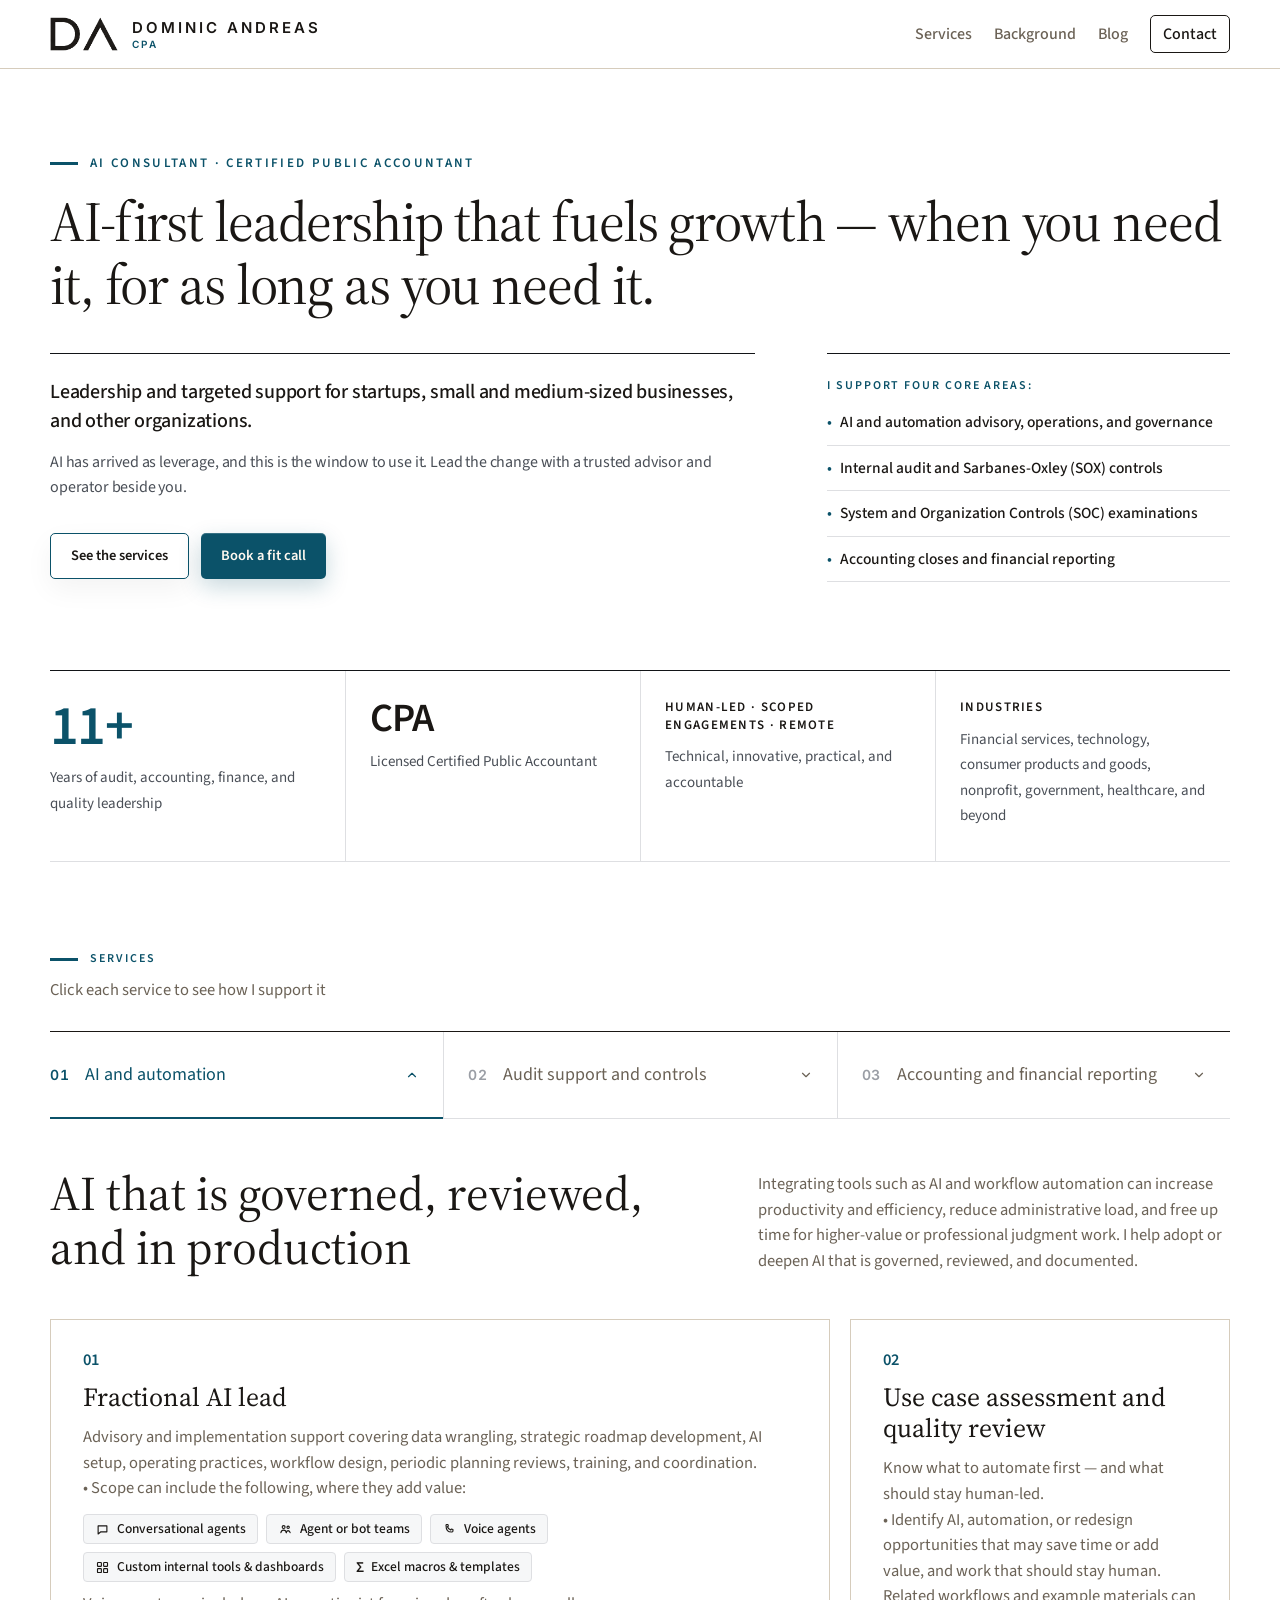
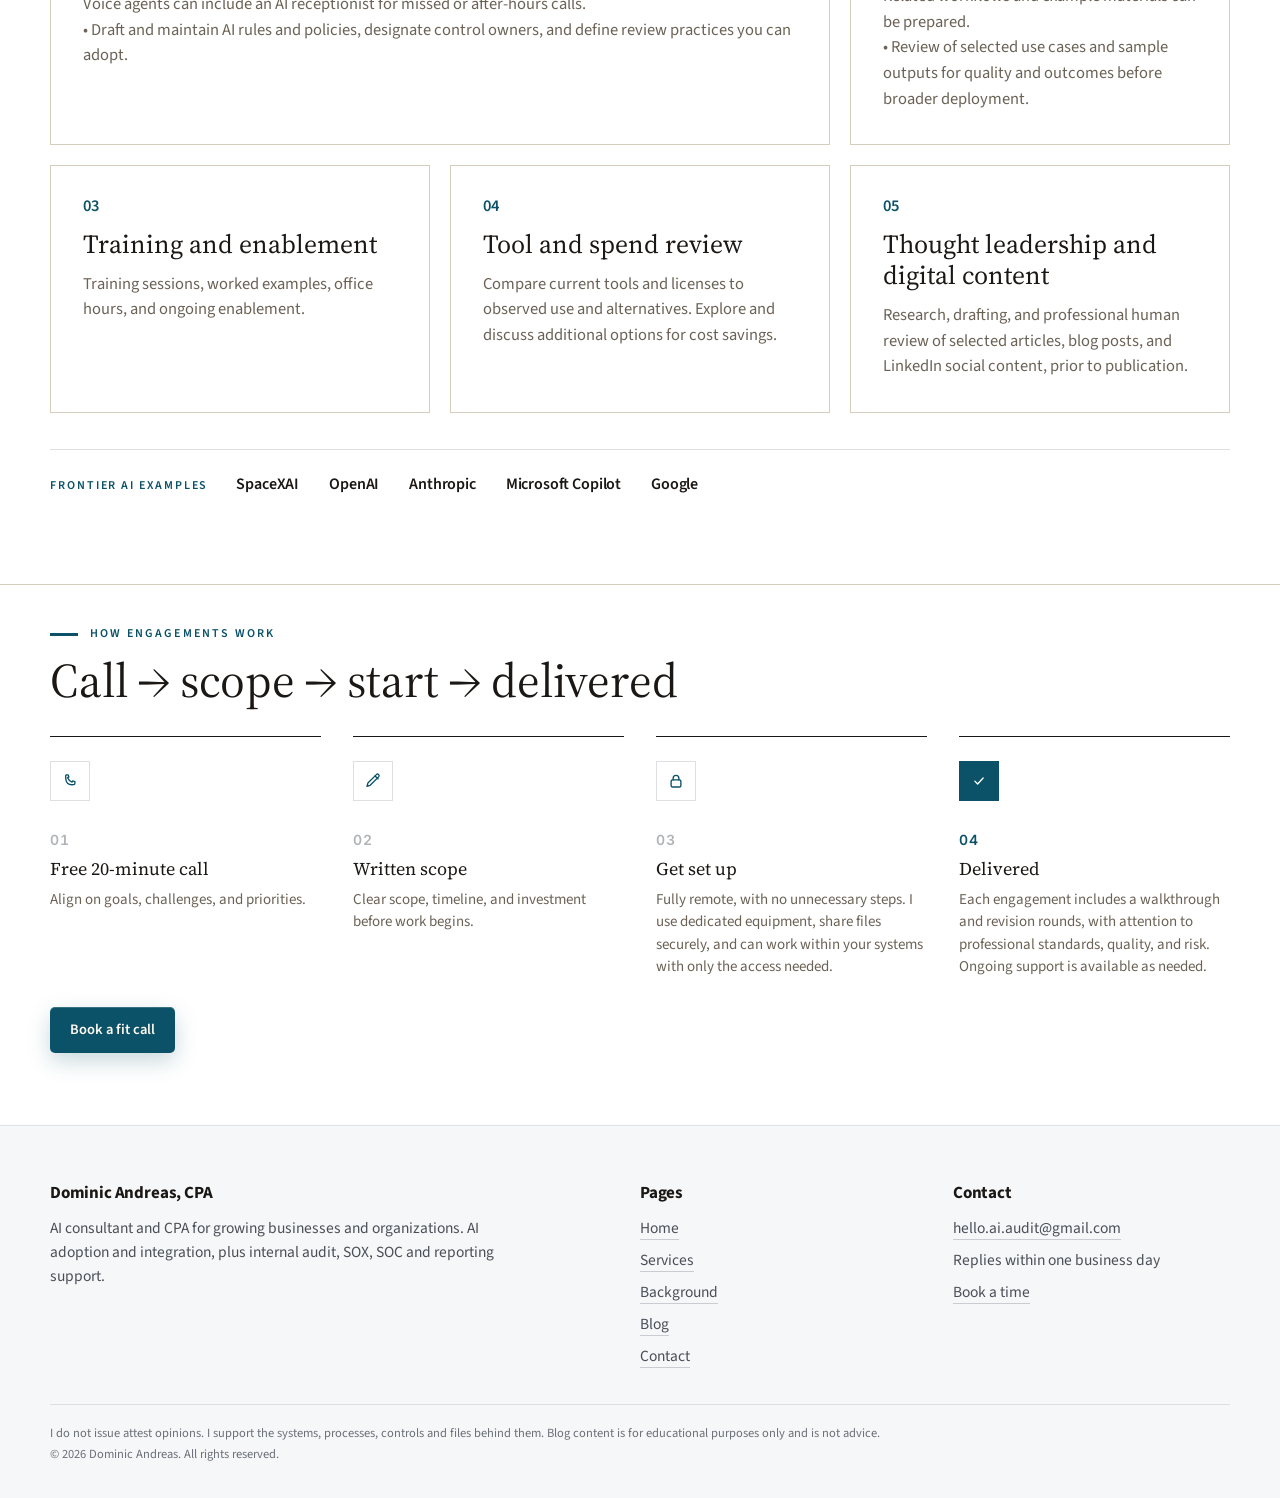
<file: index.html>
<!DOCTYPE html>
<!-- Public home. Source: versions/option-2/index-evergreen-type-combined-AIbeefup-wide-focus.html -->
<html lang="en">
<head>
  <meta charset="UTF-8" />
  <meta name="viewport" content="width=device-width, initial-scale=1" />
  <title>Dominic Andreas, CPA — AI, Internal Audit, SOX, SOC, and Reporting</title>
  <meta name="description" content="Independent fractional AI operator support, internal audit, SOX, and SEC filings." />
  <meta name="theme-color" content="#46382A" />
  <link rel="icon" href="data:image/svg+xml,%3Csvg xmlns='http://www.w3.org/2000/svg' viewBox='0 0 32 32'%3E%3Ccircle cx='16' cy='16' r='6' fill='%2346382A'/%3E%3C/svg%3E" />
  <link rel="preconnect" href="https://fonts.googleapis.com" />
  <link rel="preconnect" href="https://fonts.gstatic.com" crossorigin />
  <link href="https://fonts.googleapis.com/css2?family=Source+Sans+3:ital,wght@0,400;0,500;0,600;0,700;1,400&amp;family=Source+Serif+4:ital,opsz,wght@0,8..60,400;0,8..60,600;1,8..60,400&amp;family=Inter:wght@400;500;600;700;800&amp;family=IBM+Plex+Sans:ital,wght@0,400;0,500;0,600;1,400&amp;family=Literata:ital,opsz,wght@0,7..72,400;0,7..72,500;0,7..72,600;1,7..72,400&amp;family=Newsreader:ital,opsz,wght@0,6..72,400;0,6..72,500;0,6..72,600;1,6..72,400&amp;display=swap" rel="stylesheet" />
  <link rel="stylesheet" href="site.css" />
  <style id="page-css">
    :root {
      --forest: #46382A;
      --forest-2: #3E3125;
      --leaf: #7A6540;
      --ink: #1A1714;
      --muted: #6B6256;
      --line: #D6CCBC;
      --paper: #FFFFFF;
      --panel: #FFFFFF;
      --gold: #46382A;
      --rule: #D6CCBC;
    }
    body, .small, .logo, button, input, select, textarea, label {
      font-family: "Source Sans 3", system-ui, sans-serif !important;
    }
    h1, h2, h3, h1.page-title {
      font-family: "Source Serif 4", Georgia, serif !important;
    }
    p, .lead, .intro, .close, .offer-note, .item p, .cell span, footer .wrap {
      font-family: "Source Sans 3", system-ui, sans-serif !important;
      font-size: 16.5px;
    }
    .meta-box h2 { font-family: "Source Sans 3", system-ui, sans-serif; }
    header { background: #FFFFFF; }
    ::selection { background: #46382A; color: #FFF9F0; }
    .dot { background: #46382A !important; }
    .logo svg, .logo img.wordmark, .logo img.wordmark-da { display: block; height: 34px; width: auto; }
    .logo .lockup {
      display: flex;
      flex-direction: row;
      align-items: center;
      gap: 14px;
    }
    .logo .lockup-name {
      display: flex;
      flex-direction: column;
      align-items: flex-start;
      gap: 4px;
      line-height: 1;
    }
    .logo .lockup-word,
    .logo .logo-cred {
      font-family: "Inter", system-ui, sans-serif !important;
      font-weight: 600;
      line-height: 1;
      white-space: nowrap;
    }
    .logo .lockup-word {
      font-size: 15px;
      letter-spacing: 0.2em;
      color: #1A1714;
    }
    .logo .logo-cred {
      font-size: 10px;
      letter-spacing: 0.22em;
      color: #0B5269;
    }
    .btn { background: #0B5269 !important; color: #FFF9F0 !important; border-radius: 5px; box-shadow: 0 1px 0 rgba(255,255,255,0.18) inset, 0 8px 22px rgba(11,82,105,0.22); transition: background .15s ease, color .15s ease, box-shadow .15s ease, transform .15s ease; }
    .btn:hover { background: #083F51 !important; transform: translateY(-1px); box-shadow: 0 1px 0 rgba(255,255,255,0.18) inset, 0 8px 22px rgba(11,82,105,0.28); }
    .btn:focus-visible { outline: 2px solid #0B5269; outline-offset: 2px; }
    a.shortcut[href*="contact"] {
      background: #46382A !important;
      color: #FFF9F0 !important;
      border-color: #46382A;
      border-radius: 5px;
    }
    a.shortcut[href*="contact"]:hover { background: #3E3125; color: #FFF9F0; }
    .close { max-width: none; }
    .hero-kicker { font-size: 13px; color: #0B5269; }
    .hero-kicker,
    .offer-kicker,
    #engagements .small {
      display: flex;
      align-items: center;
      gap: 12px;
    }
    .hero-kicker::before,
    .offer-kicker::before,
    #engagements .small::before {
      content: "";
      width: 28px;
      height: 3px;
      background: #0B5269;
      display: inline-block;
      flex: none;
    }
    .cell b { font-size: 14.5px; }
    .cell span { font-size: 16px; }
    .btn.btn-line {
      background: #FFFFFF !important;
      background-color: #FFFFFF !important;
      color: #1A1714 !important;
      border: 1px solid #0B5269 !important;
      border-radius: 5px;
      box-shadow: 0 1px 0 rgba(255,255,255,0.9) inset, 0 10px 28px rgba(26,23,20,0.05);
    }
    .btn.btn-line:hover { background: #FFFFFF !important; background-color: #FFFFFF !important; color: #1A1714 !important; transform: translateY(-1px); box-shadow: 0 6px 18px rgba(26, 23, 20, 0.07); }
    .btn.btn-line:focus-visible { outline: 2px solid #46382A; outline-offset: 2px; }
    .meta-box { border-left-color: #46382A; }
    .hero { padding-bottom: 0; border-bottom: 0; }
    .hero-grid {
      display: grid;
      grid-template-columns: 7fr 4fr;
      column-gap: 72px;
      row-gap: 32px;
      border-top: 0;
      margin-top: 36px;
      padding-top: 0;
      align-items: start;
    }
    .hero-intro,
    .hero-core {
      border-top: 1px solid #121417;
      padding-top: 24px;
    }
    .hero-intro .lead {
      margin: 0;
      max-width: none;
      font-size: 20px;
      line-height: 1.45;
      font-weight: 500;
      letter-spacing: -0.01em;
      color: #1A1714;
    }
    .hero-intro .cta-row { margin-top: 32px; gap: 12px; }
    .hero-core .core-areas-kicker {
      margin: 0 0 6px;
      font-family: "Source Sans 3", system-ui, sans-serif !important;
      font-size: 12px !important;
      font-weight: 600;
      letter-spacing: 0.16em;
      text-transform: uppercase;
      line-height: 1.4;
      color: #0B5269;
    }
    .hero-core ul {
      list-style: none;
      margin: 0;
      padding: 0;
    }
    .hero-core li {
      margin: 0;
      padding: 11px 0;
      border-bottom: 1px solid #DEDFE2;
      font-family: "Source Sans 3", system-ui, sans-serif !important;
      font-size: 15.5px !important;
      font-weight: 500;
      line-height: 1.45;
      color: #1A1714;
    }
    .hero-core li::before {
      content: "•";
      color: #0B5269;
      margin-right: 8px;
    }
    .hero-grid .stmt {
      margin: 14px 0 0;
      font-size: 16px;
      line-height: 1.6;
      font-weight: 400;
      color: #4A4F57;
    }
    .hero-grid .lead:empty,
    .hero-grid .lead:has(> br:only-child) { display: none; }
    @media (max-width: 880px) {
      .hero-grid { grid-template-columns: 1fr; gap: 32px; }
    }
    .offer-tabs {
      display: grid;
      grid-template-columns: repeat(3, 1fr);
      gap: 0;
      margin: 0 0 48px;
      border-top: 1px solid #1A1714;
      border-bottom: 1px solid #DEDFE2;
    }
    .offer-tab {
      font-family: "Source Serif 4", Georgia, serif;
      font-size: 18px;
      line-height: 1.25;
      text-align: left;
      color: #6B6256;
      background: transparent;
      border: 0;
      border-radius: 0;
      padding: 32px 24px 32px 0;
      cursor: pointer;
      box-shadow: none;
      display: grid;
      grid-template-columns: auto 1fr auto;
      gap: 16px;
      align-items: center;
      position: relative;
      transition: color .15s ease;
    }
    .offer-tab + .offer-tab {
      padding-left: 24px;
      border-left: 1px solid #DEDFE2;
    }
    .offer-tab:hover {
      background: transparent;
      color: #1A1714;
      box-shadow: none;
      transform: none;
    }
    .offer-tab:focus-visible {
      outline: 2px solid #46382A;
      outline-offset: 2px;
    }
    .offer-tab .tab-n {
      display: block;
      font-family: "Inter", system-ui, sans-serif;
      font-size: 14px;
      font-weight: 600;
      letter-spacing: 0.04em;
      font-variant-numeric: tabular-nums;
      margin: 0;
      color: #9A9EA5;
    }
    .offer-tab .tab-label { min-width: 0; }
    .offer-tab .card-chevron {
      position: static;
      right: auto;
      top: auto;
      width: auto;
      height: auto;
      margin: 0;
      border-radius: 0;
      border: 0;
      display: flex;
      align-items: center;
      justify-content: center;
      pointer-events: none;
    }
    .offer-tab .card-chevron svg { display: block; }
    .offer-tab[aria-selected="true"] .card-chevron { transform: rotate(180deg); }
    .offer-tab[aria-selected="true"] {
      background: transparent;
      color: #0B5269;
      border-color: transparent;
      box-shadow: none;
    }
    .offer-tab[aria-selected="true"]::after {
      content: "";
      position: absolute;
      left: 0;
      right: 0;
      bottom: -1px;
      height: 2px;
      background: #0B5269;
    }
    .offer-tab[aria-selected="true"] .tab-n { color: #0B5269; }
    .offer-tab[aria-selected="true"]:hover {
      transform: none;
      box-shadow: none;
      border-color: inherit;
    }
    .offer-panel { display: none !important; }
    .wrap:has(#tab-automation[aria-selected="true"]) #panel-automation,
    .wrap:has(#tab-services[aria-selected="true"]) #panel-services,
    .wrap:has(#tab-filings[aria-selected="true"]) #panel-filings { display: block !important; }
    .offer-kicker { margin: 0 0 14px; color: #0B5269; }
    .offer-note {
      margin: -4px 0 28px;
      color: var(--muted);
      font-size: 16.5px;
      line-height: 1.45;
    }
    #services .offer-panel .band-head {
      display: grid;
      grid-template-columns: 7fr 5fr;
      gap: 48px;
      margin-bottom: 44px;
      align-items: end;
    }
    #services .offer-panel .band-head h2 { margin: 0; }
    #services .offer-panel .band-head .intro {
      grid-column: 2;
      grid-row: 1;
      max-width: none;
      margin: 0;
      align-self: end;
    }
    #services .stack {
      display: grid;
      gap: 20px;
      border-top: 0;
      margin-top: 0;
    }
    #services #panel-automation .stack { grid-template-columns: repeat(3, 1fr); }
    #services #panel-automation .stack > .item:first-child { grid-column: span 2; }
    #services #panel-services .stack,
    #services #panel-filings .stack { grid-template-columns: repeat(2, 1fr); }
    #services .item {
      display: flex;
      flex-direction: column;
      align-items: flex-start;
      text-align: left;
      gap: 0;
      background: #FFFFFF;
      border: 1px solid #D6CCBC;
      padding: 32px;
    }
    #services .item .n {
      padding-top: 0;
      margin: 0;
      line-height: 1;
      color: #0B5269;
    }
    #services .item h3 {
      grid-column: auto;
      margin: 14px 0 12px;
    }
    #services .item p {
      grid-column: auto;
      margin: 0;
    }
    #services .close {
      border-left: 2px solid #1F3D32;
      padding: 4px 0 4px 20px;
      margin-top: 32px;
      max-width: none;
    }
    #services .ai-models {
      margin-top: 36px;
      display: flex;
      align-items: baseline;
      gap: 28px;
      flex-wrap: wrap;
      border-top: 1px solid #DEDFE2;
      padding-top: 22px;
    }
    #services .ai-models-cap {
      margin: 0;
      font-family: "Source Sans 3", system-ui, sans-serif;
      font-size: 12px;
      font-weight: 600;
      letter-spacing: 0.16em;
      text-transform: uppercase;
      color: #0B5269;
      white-space: nowrap;
    }
    #services .ai-models-row {
      display: flex;
      flex-wrap: wrap;
      gap: 30px;
      align-items: baseline;
    }
    #services .ai-models-name {
      font-family: "Source Sans 3", system-ui, sans-serif;
      font-weight: 600;
      font-size: 16px;
      letter-spacing: -0.01em;
      color: #1A1714;
      white-space: nowrap;
    }
    #engagements { border-top: 1px solid var(--rule); padding-bottom: 72px; background: #FFFFFF; }
    #engagements .close { margin-top: 16px; }
    #engagements .small { margin: 0 0 10px; color: #0B5269; }
    #engagements h2 { margin: 0 0 8px; }
    #engagements .stack {
      display: grid;
      grid-template-columns: repeat(4, 1fr);
      gap: 32px;
      border-top: 0;
      margin-top: 28px;
      position: relative;
    }
    #engagements .item {
      display: flex;
      flex-direction: column;
      align-items: flex-start;
      text-align: left;
      gap: 8px;
      background: transparent;
      border: 0;
      border-radius: 0;
      border-top: 1px solid #1A1714;
      padding: 24px 0 0;
      row-gap: 8px;
      column-gap: 0;
      grid-template-columns: none;
      border-bottom: 0;
      position: relative;
      z-index: 1;
    }
    #engagements .step-icon {
      width: 40px;
      height: 40px;
      border-radius: 0;
      background: #FFFFFF;
      color: #0B5269;
      border: 1px solid #DEDFE2;
      display: flex;
      align-items: center;
      justify-content: center;
      margin: 0 0 20px;
      flex: none;
    }
    #engagements .stack > .item:last-of-type .step-icon {
      background: #0B5269;
      border-color: #0B5269;
      color: #FFFFFF;
    }
    #engagements .step-icon svg {
      width: 18px;
      height: 18px;
      display: block;
    }
    #engagements .item h3,
    #engagements .item p { grid-column: auto; margin: 0; text-align: left; }
    #engagements .item h3 { font-size: 18px; line-height: 1.25; color: #1A1714; }
    #engagements .item p { font-size: 15px; line-height: 1.5; color: #6B6256; }
    #engagements .item .n {
      display: block;
      width: auto;
      height: auto;
      border-radius: 0;
      background: none;
      color: #B0B4B8;
      font-family: "Inter", system-ui, sans-serif;
      font-size: 14px;
      letter-spacing: 0.04em;
      font-weight: 600;
      font-variant-numeric: tabular-nums;
      padding: 0;
      text-transform: none;
    }
    #engagements .stack > .item:last-of-type .n { color: #0B5269; }
    #engagements .eng-cta { margin-top: 28px; }
    @media (max-width: 900px) {
      #engagements .stack { grid-template-columns: repeat(2, 1fr); gap: 36px 16px; }
    }
    @media (max-width: 560px) {
      #engagements .stack { grid-template-columns: 1fr; }
    }
    .ai-chips {
      display: flex;
      flex-wrap: wrap;
      gap: 8px;
      width: 100%;
      margin: 12px 0 10px;
    }
    .ai-chip {
      display: inline-flex;
      align-items: center;
      gap: 7px;
      background: #F6F7F8;
      color: #1A1714;
      border: 1px solid #DEDFE2;
      border-radius: 4px;
      padding: 6px 11px;
      font-family: "Source Sans 3", system-ui, sans-serif;
      font-size: 13.5px;
      font-weight: 500;
      line-height: 1.2;
      white-space: nowrap;
    }
    .ai-chip svg {
      width: 15px;
      height: 15px;
      flex: none;
    }
    .ai-chip-sigma {
      font-size: 15px;
      line-height: 1;
      font-weight: 600;
    }

    .hero {
      background: #FFFFFF;
    }
    .hero .strip {
      background: transparent;
      color: #1A1714;
      margin-top: 88px;
      border-radius: 0;
      border-top: 1px solid #121417;
      border-bottom: 1px solid #DEDFE2;
      padding: 0;
      font-variant-numeric: tabular-nums lining-nums;
    }
    .hero .strip .cell { padding: 28px 24px 32px 0; }
    .hero .strip .cell + .cell { padding-left: 24px; border-left: 1px solid #DEDFE2; }
    .hero .strip .cell b {
      color: #1A1714;
      font-size: 13px;
      letter-spacing: 0.1em;
      font-weight: 600;
      text-transform: uppercase;
      font-variant-numeric: tabular-nums lining-nums;
      margin-bottom: 10px;
      line-height: 1.35;
    }
    .hero .strip .cell:nth-child(1) b {
      font-size: 56px;
      letter-spacing: -0.03em;
      line-height: 1;
      text-transform: none;
      font-weight: 600;
      color: #0B5269;
    }
    .hero .strip .cell:nth-child(2) b {
      font-size: 40px;
      letter-spacing: -0.03em;
      line-height: 1;
      text-transform: none;
      font-weight: 600;
      color: #1A1714;
    }
    .hero .strip .cell span { color: #4A4F57; font-size: 15px; }
    @media (max-width: 880px) {
      .hero .strip { margin-top: 48px; padding: 0; }
      .hero .strip .cell { padding: 20px 0; }
      .hero .strip .cell + .cell { border-left: 0; padding-left: 0; border-top: 1px solid #DEDFE2; }
      .hero .strip .cell:nth-child(1) b { font-size: 42px; }
      .hero .strip .cell:nth-child(2) b { font-size: 32px; }
    }
    @media (max-width: 800px) {
      .offer-tabs { grid-template-columns: 1fr; }
      .offer-tab + .offer-tab { padding-left: 0; border-left: 0; border-top: 1px solid #DEDFE2; }
      #services .offer-panel .band-head { grid-template-columns: 1fr; gap: 16px; align-items: start; }
      #services .offer-panel .band-head .intro { grid-column: auto; grid-row: auto; }
      #services #panel-automation .stack,
      #services #panel-services .stack,
      #services #panel-filings .stack { grid-template-columns: 1fr; }
      #services #panel-automation .stack > .item:first-child { grid-column: auto; }
    }

    footer.site-foot {
      background: #F6F7F8;
      color: #1A1714;
      border-top: 1px solid #DEDFE2;
      padding: 56px 0 32px;
      font-size: 15px;
    }
    footer.site-foot .wrap {
      font-size: 15px;
      color: #4A4F57;
    }
    footer.site-foot .foot-grid {
      display: grid;
      grid-template-columns: 2fr 1fr 1fr;
      gap: 36px;
      align-items: start;
    }
    footer.site-foot h3 {
      font-family: "Source Sans 3", system-ui, sans-serif !important;
      font-size: 17px !important;
      font-weight: 700;
      letter-spacing: -0.01em;
      line-height: 1.3;
      color: #1A1714;
      margin: 0 0 12px;
    }
    footer.site-foot p,
    footer.site-foot li {
      font-family: "Source Sans 3", system-ui, sans-serif !important;
      font-size: 15.5px !important;
      line-height: 1.55;
      color: #4A4F57;
      margin: 0;
    }
    footer.site-foot .foot-brand p { max-width: 460px; }
    footer.site-foot ul { list-style: none; padding: 0; margin: 0; }
    footer.site-foot li + li { margin-top: 8px; }
    footer.site-foot a {
      color: #4A4F57;
      text-decoration: none;
      border-bottom: 1px solid #C9CCD1;
    }
    footer.site-foot a:hover { color: #0B5269; border-bottom-color: #0B5269; }
    footer.site-foot .legal {
      border-top: 1px solid #DEDFE2;
      margin-top: 36px;
      padding-top: 18px;
      font-family: "Source Sans 3", system-ui, sans-serif !important;
      font-size: 12.5px !important;
      line-height: 1.7;
      color: #6A6F77;
    }
    @media (max-width: 800px) {
      footer.site-foot .foot-grid { grid-template-columns: 1fr; gap: 28px; }
    }

    a.page-edit {
      position: fixed;
      z-index: 40;
      right: 18px;
      bottom: 18px;
      background: #46382A;
      color: #FFF9F0;
      font-family: "Source Sans 3", system-ui, sans-serif;
      font-size: 14px;
      font-weight: 600;
      text-decoration: none;
      padding: 10px 16px;
      border-radius: 5px;
    }
    a.page-edit:hover { background: #3E3125; }
  </style>
</head>
<body>
<header>
    <div class="wrap nav">
      <a class="logo" href="index.html" aria-label="Dominic Andreas, CPA"><span class="lockup"><img class="wordmark-da" src="da-monogram.png" alt="" height="40"><span class="lockup-name"><span class="lockup-word">DOMINIC ANDREAS</span><span class="logo-cred">CPA</span></span></span></a>
      <nav class="nav-right" aria-label="Primary">
        <a href="#services">Services</a>
        <a href="background.html">Background</a>
        <a href="blog/index.html">Blog</a>
        <a href="contact.html">Contact</a>
      </nav>
    </div>
  </header>

  <main id="top">
    <section class="hero" aria-labelledby="hero-title">
      <div class="wrap">
        <p class="small hero-kicker">AI CONSULTANT · certified public accountant</p>
        <h1 id="hero-title">AI-first leadership that fuels growth — when you need it, for as long as you need it.</h1>
        <div class="hero-grid"><div class="hero-intro"><p class="lead">Leadership and targeted support for startups, small and medium-sized businesses, and other organizations.</p><p class="lead stmt">AI has arrived as leverage, and this is the window to use it. Lead the change with a trusted advisor and operator beside you.</p><div class="cta-row">
          <a class="btn btn-line" href="#services">See the services</a>
          <a class="btn" href="contact.html">Book a fit call</a>
        </div></div><div class="hero-core"><p class="core-areas-kicker">I support four core areas:</p><ul><li>AI and automation advisory, operations, and governance</li><li>Internal audit and Sarbanes-Oxley (SOX) controls</li><li>System and Organization Controls (SOC) examinations</li><li>Accounting closes and financial reporting</li></ul></div></div>
        
        <div class="strip" role="list">
          <div class="cell" role="listitem"><b>11+</b><span>Years of audit, accounting, finance, and quality leadership</span></div>
          <div class="cell" role="listitem"><b>CPA</b><span>Licensed Certified Public Accountant</span></div>
          <div class="cell" role="listitem"><b>Human-led · scoped engagements · remote</b><span>Technical, innovative, practical, and accountable<br></span></div>
          <div class="cell" role="listitem"><b>INDUSTRIES</b><span>Financial services, technology, consumer products and goods, nonprofit, government, healthcare, and beyond</span></div>
        </div>
      </div>
    </section>

    <section class="band" id="services" aria-labelledby="services-title">
      <div class="wrap">
        <p class="small offer-kicker">Services</p>
        <p class="offer-note">Click each service to see how I support it</p>
        <div class="offer-tabs" role="tablist" aria-label="Services">
          <button type="button" class="offer-tab" role="tab" id="tab-automation" aria-selected="true" aria-controls="panel-automation"><span class="tab-n">01</span><span class="tab-label">AI and automation</span><span class="card-chevron" aria-hidden="true"><svg viewBox="0 0 24 24" width="14" height="14" fill="none" stroke="currentColor" stroke-width="2" stroke-linecap="round" stroke-linejoin="round"><polyline points="6 9 12 15 18 9"></polyline></svg></span></button>
          <button type="button" class="offer-tab" role="tab" id="tab-services" aria-selected="false" aria-controls="panel-services"><span class="tab-n">02</span><span class="tab-label">Audit support and controls</span><span class="card-chevron" aria-hidden="true"><svg viewBox="0 0 24 24" width="14" height="14" fill="none" stroke="currentColor" stroke-width="2" stroke-linecap="round" stroke-linejoin="round"><polyline points="6 9 12 15 18 9"></polyline></svg></span></button>
          <button type="button" class="offer-tab" role="tab" id="tab-filings" aria-selected="false" aria-controls="panel-filings"><span class="tab-n">03</span><span class="tab-label">Accounting and financial reporting</span><span class="card-chevron" aria-hidden="true"><svg viewBox="0 0 24 24" width="14" height="14" fill="none" stroke="currentColor" stroke-width="2" stroke-linecap="round" stroke-linejoin="round"><polyline points="6 9 12 15 18 9"></polyline></svg></span></button>
        </div>
        <div class="offer-panel" id="panel-services" role="tabpanel" aria-labelledby="tab-services" hidden="">
        <div class="band-head">
          
        <h2 id="services-title">Internal audit, SOX, and SOC capacity that closes findings</h2><p class="intro">Planning, testing, reporting, and follow-up so findings close and the file holds up. Through the audit cycle, we also coordinate with external auditors — PBC request tracking, workpapers, evidence assembly, and clear communication.</p></div>
        <div class="stack">
          <article class="item">
            <div class="n">01</div>
            <h3>Internal audits and compliance</h3>
            <p>Risk-based financial, operational, information technology (IT), and compliance audits. Planning through reporting, with findings that are specific, evidence-based, and usable.</p>
          </article>
          <article class="item">
            <div class="n">02</div>
            <h3>Co-sourced SOX testing and remediation</h3>
            <p>Risk-based SOX / ICFR testing capacity inside your methodology — plus remediation that sticks. ITGC and IT audit support when systems sit in scope.</p>
          </article>
          <article class="item">
            <div class="n">03</div>
            <h3>SOC 1 and SOC 2&nbsp;&nbsp;</h3>
            <p>SOC support and readiness: internal control identification and documentation, walkthroughs, evidence gathering and testing, gap analysis, and reporting.</p>
          </article>
          <article class="item">
            <div class="n">04</div>
            <h3>Standing up the function</h3>
            <p>When standing up or building internal audit: risk universe, annual plan, workpaper standards, and reporting management can use.</p>
          </article>
        </div>
        <p class="close">Once the process is sound, repeatable steps can be automated, with governance and quality gates.</p>
        </div>
        <div class="offer-panel" id="panel-automation" role="tabpanel" aria-labelledby="tab-automation">
        <div class="band-head">
          
        <h2 id="automation-title">AI that is governed, reviewed, and in production</h2><p class="intro">Integrating tools such as AI and workflow automation can increase productivity and efficiency, reduce administrative load, and free up time for higher-value or professional judgment work. I help adopt or deepen AI that is governed, reviewed, and documented.&nbsp;</p></div>
        <div class="stack"><article class="item"><div class="n">01</div><h3>Fractional AI lead</h3><p>Advisory and implementation support covering data wrangling, strategic roadmap development, AI setup, operating practices, workflow design, periodic planning reviews, training, and coordination.<br>• Scope can include the following, where they add value:<br><span class="ai-chips" contenteditable="false"><span class="ai-chip"><svg viewBox="0 0 24 24" fill="none" stroke="currentColor" stroke-width="1.8" stroke-linecap="round" stroke-linejoin="round" aria-hidden="true"><path d="M5 6.2h14v9.5H9.4L5 19.2V6.2z"></path></svg>Conversational agents</span><span class="ai-chip"><svg viewBox="0 0 24 24" fill="none" stroke="currentColor" stroke-width="1.8" stroke-linecap="round" stroke-linejoin="round" aria-hidden="true"><circle cx="9" cy="8" r="2.3"></circle><path d="M4.6 17c.5-2.6 2.3-4 4.4-4s3.9 1.4 4.4 4"></path><circle cx="16.2" cy="8.4" r="1.9"></circle><path d="M13.2 17c.3-1.7 1.5-3 3-3.2 1.6.2 2.8 1.4 3.2 3.2"></path></svg>Agent or bot teams</span><span class="ai-chip"><svg viewBox="0 0 24 24" fill="none" stroke="currentColor" stroke-width="1.8" stroke-linecap="round" stroke-linejoin="round" aria-hidden="true"><path d="M7 4h2.4l.8 2.6-1.6.9a10 10 0 0 0 5.4 5.4l.9-1.6 2.6.8v2.4c0 .7-.6 1.4-1.4 1.4C9.2 16.1 6.4 13.3 6.4 5.4 6.4 4.6 7 4 7.8 4Z"></path></svg>Voice agents</span><span class="ai-chip"><svg viewBox="0 0 24 24" fill="none" stroke="currentColor" stroke-width="1.8" stroke-linecap="round" stroke-linejoin="round" aria-hidden="true"><rect x="4" y="4" width="6.2" height="6.2" rx="1"></rect><rect x="13.8" y="4" width="6.2" height="6.2" rx="1"></rect><rect x="4" y="13.8" width="6.2" height="6.2" rx="1"></rect><rect x="13.8" y="13.8" width="6.2" height="6.2" rx="1"></rect></svg>Custom internal tools &amp; dashboards</span><span class="ai-chip"><span class="ai-chip-sigma" aria-hidden="true">Σ</span>Excel macros &amp; templates</span></span>Voice agents can include an AI receptionist for missed or after-hours calls.<br>• Draft and maintain AI rules and policies, designate control owners, and define review practices you can adopt.</p></article>
          <article class="item">
            <div class="n">02</div>
            <h3>Use case assessment and quality review</h3>
            <p>Know what to automate first — and what should stay human-led.<br>• Identify AI, automation, or redesign opportunities that may save time or add value, and work that should stay human. Related workflows and example materials can be prepared.<br>• Review of selected use cases and sample outputs for quality and outcomes before broader deployment.</p>
          </article>
          <article class="item">
            <div class="n">03</div>
            <h3>Training and enablement</h3>
            <p>Training sessions, worked examples, office hours, and ongoing enablement.</p>
          </article>
          <article class="item">
            <div class="n">04</div>
            <h3>Tool and spend review</h3>
            <p>Compare current tools and licenses to observed use and alternatives. Explore and discuss additional options for cost savings.<br></p>
          </article>
        <article class="item">
            <div class="n">05</div>
            <h3>Thought leadership and digital content</h3>
            <p>Research, drafting, and professional human review of selected articles, blog posts, and LinkedIn social content, prior to publication.</p>
          </article></div><div class="ai-models"><p class="ai-models-cap">Frontier AI examples</p><div class="ai-models-row"><span class="ai-models-name">SpaceXAI</span><span class="ai-models-name">OpenAI</span><span class="ai-models-name">Anthropic</span><span class="ai-models-name">Microsoft Copilot</span><span class="ai-models-name">Google</span></div></div>
        </div>
        <div class="offer-panel" id="panel-filings" role="tabpanel" aria-labelledby="tab-filings" hidden="">
        <div class="band-head">
          
        <h2 id="filings-title">Accounting close, reporting, SEC filings, and more for lean teams</h2><p class="intro">Accounting and period-end closes, financial reporting, and SEC filings — for when the work has to hold up. Through the audit cycle, we also coordinate with external auditors — PBC request tracking, workpapers, evidence assembly, and clear communication.</p></div>
        <div class="stack">
          <article class="item">
            <div class="n">01</div>
            <h3>Close, reporting package, and disclosures</h3>
            <p>A package that management can rely on — tied to the file.<br>• Period-end close, rollforwards, flux analysis, accounting support, and a reporting package, including footnotes, tables, and disclosure checklists.</p>
          </article>
          <article class="item">
            <div class="n">02</div>
            <h3>Reporting process and pre-issue review</h3>
            <p>Close calendar, controls with dated signoffs, workpaper standards, and a repeatable path from trial balance to filed document. Review of the reporting file before it goes out, with follow-up if needed.</p>
          </article>
          <article class="item">
            <div class="n">03</div>
            <h3>SEC filings</h3>
            <p>Support with 10-K, 10-Q, 8-K, MD&amp;A, disclosure checklists, calendars, drafts, and a supporting file that is ready for the next reviewer.</p>
          </article>
          <article class="item">
            <div class="n">04</div>
            <h3>Technical accounting support</h3>
            <p>Clear memo-ready analysis on complex or first-time topics. <br>• Research and documentation for complex GAAP or disclosure questions, and support. For example, when new to SEC reporting or adopting new accounting standards.</p>
          </article>
        </div>
        <p class="close">Once the process is sound, repeatable steps can be automated, with governance and quality gates.</p>
        </div>
      </div>
    </section>

    <section class="band" id="engagements" aria-labelledby="engagements-title">
      <div class="wrap">
        <p class="small">How engagements work</p>
        <h2 id="engagements-title">Call → scope → start → delivered</h2>
        <div class="stack">
          <article class="item">
            
            <div class="step-icon" aria-hidden="true"><svg viewBox="0 0 24 24" fill="none" stroke="currentColor" stroke-width="1.8" stroke-linecap="round" stroke-linejoin="round"><path d="M7 3.8h2.6l.9 2.8-1.7 1a11 11 0 0 0 5.9 5.9l1-1.7 2.8.9v2.6c0 .8-.7 1.5-1.5 1.5C9.4 17.8 6.2 14.6 6.2 5.3 6.2 4.5 6.9 3.8 7.7 3.8Z"></path></svg></div><div class="n">01</div>
            <h3>Free 20-minute call</h3><p>Align on goals, challenges, and priorities.</p>
            
          </article>
          <article class="item">
            
            <div class="step-icon" aria-hidden="true"><svg viewBox="0 0 24 24" fill="none" stroke="currentColor" stroke-width="1.8" stroke-linecap="round" stroke-linejoin="round"><path d="M16.5 3.5a2.1 2.1 0 0 1 3 3L8.2 17.8 4 19l1.2-4.2L16.5 3.5z"></path><path d="M14.8 5.2 18.8 9.2"></path></svg></div><div class="n">02</div>
            <h3>Written scope</h3><p>Clear scope, timeline, and investment before work begins.</p>
            
          </article>
          <article class="item">
            
            <div class="step-icon" aria-hidden="true"><svg viewBox="0 0 24 24" fill="none" stroke="currentColor" stroke-width="1.8" stroke-linecap="round" stroke-linejoin="round"><rect x="5.5" y="10.5" width="13" height="9.5" rx="1.8"></rect><path d="M8.2 10.5V8.2a3.8 3.8 0 0 1 7.6 0v2.3"></path></svg></div><div class="n">03</div>
            <h3>Get set up</h3><p>Fully remote, with no unnecessary steps. I use dedicated equipment, share files securely, and can work within your systems with only the access needed.</p>
            
          </article>
          <article class="item">
            
            <div class="step-icon" aria-hidden="true"><svg viewBox="0 0 24 24" fill="none" stroke="currentColor" stroke-width="1.8" stroke-linecap="round" stroke-linejoin="round"><path d="M6.5 12.2 10.2 16l7.3-8"></path></svg></div><div class="n">04</div>
            <h3>Delivered</h3><p>Each engagement includes a walkthrough and revision rounds, with attention to professional standards, quality, and risk. Ongoing support is available as needed.</p>
            
          </article>
        </div>
        <div class="cta-row eng-cta">
          <a class="btn" href="contact.html">Book a fit call</a>
        </div>
      </div>
    </section>

  </main>

  <footer class="site-foot">
    <div class="wrap">
      <div class="foot-grid">
        <div class="foot-brand">
          <h3>Dominic Andreas, CPA</h3>
          <p>AI consultant and CPA for growing businesses and organizations. AI adoption and integration, plus internal audit, SOX, SOC and reporting support.</p>
        </div>
        <div class="foot-pages">
          <h3>Pages</h3>
          <ul>
            <li><a href="#top">Home</a></li>
            <li><a href="#services">Services</a></li>
            <li><a href="background.html">Background</a></li>
            <li><a href="blog/index.html">Blog</a></li>
            <li><a href="contact.html">Contact</a></li>
          </ul>
        </div>
        <div class="foot-contact">
          <h3>Contact</h3>
          <ul>
            <li><a href="mailto:hello.ai.audit@gmail.com">hello.ai.audit@gmail.com</a></li>
            <li>Replies within one business day</li>
            <li><a href="contact.html">Book a time</a></li>
          </ul>
        </div>
      </div>
      <div class="legal">I do not issue attest opinions. I support the systems, processes, controls and files behind them. Blog content is for educational purposes only and is not advice.<br>© 2026 Dominic Andreas. All rights reserved.</div>
    </div>
  </footer>
    <script>(function(){document.addEventListener("click",function(e){var tab=e.target.closest&&e.target.closest(".offer-tab");if(!tab)return;e.preventDefault();var id=tab.getAttribute("aria-controls");document.querySelectorAll(".offer-tab").forEach(function(t){t.setAttribute("aria-selected",t.getAttribute("aria-controls")===id?"true":"false");});document.querySelectorAll(".offer-panel").forEach(function(p){p.removeAttribute("style");if(p.id===id)p.removeAttribute("hidden");else p.setAttribute("hidden","");});},true);})();</script>
</body>
</html>
</file>
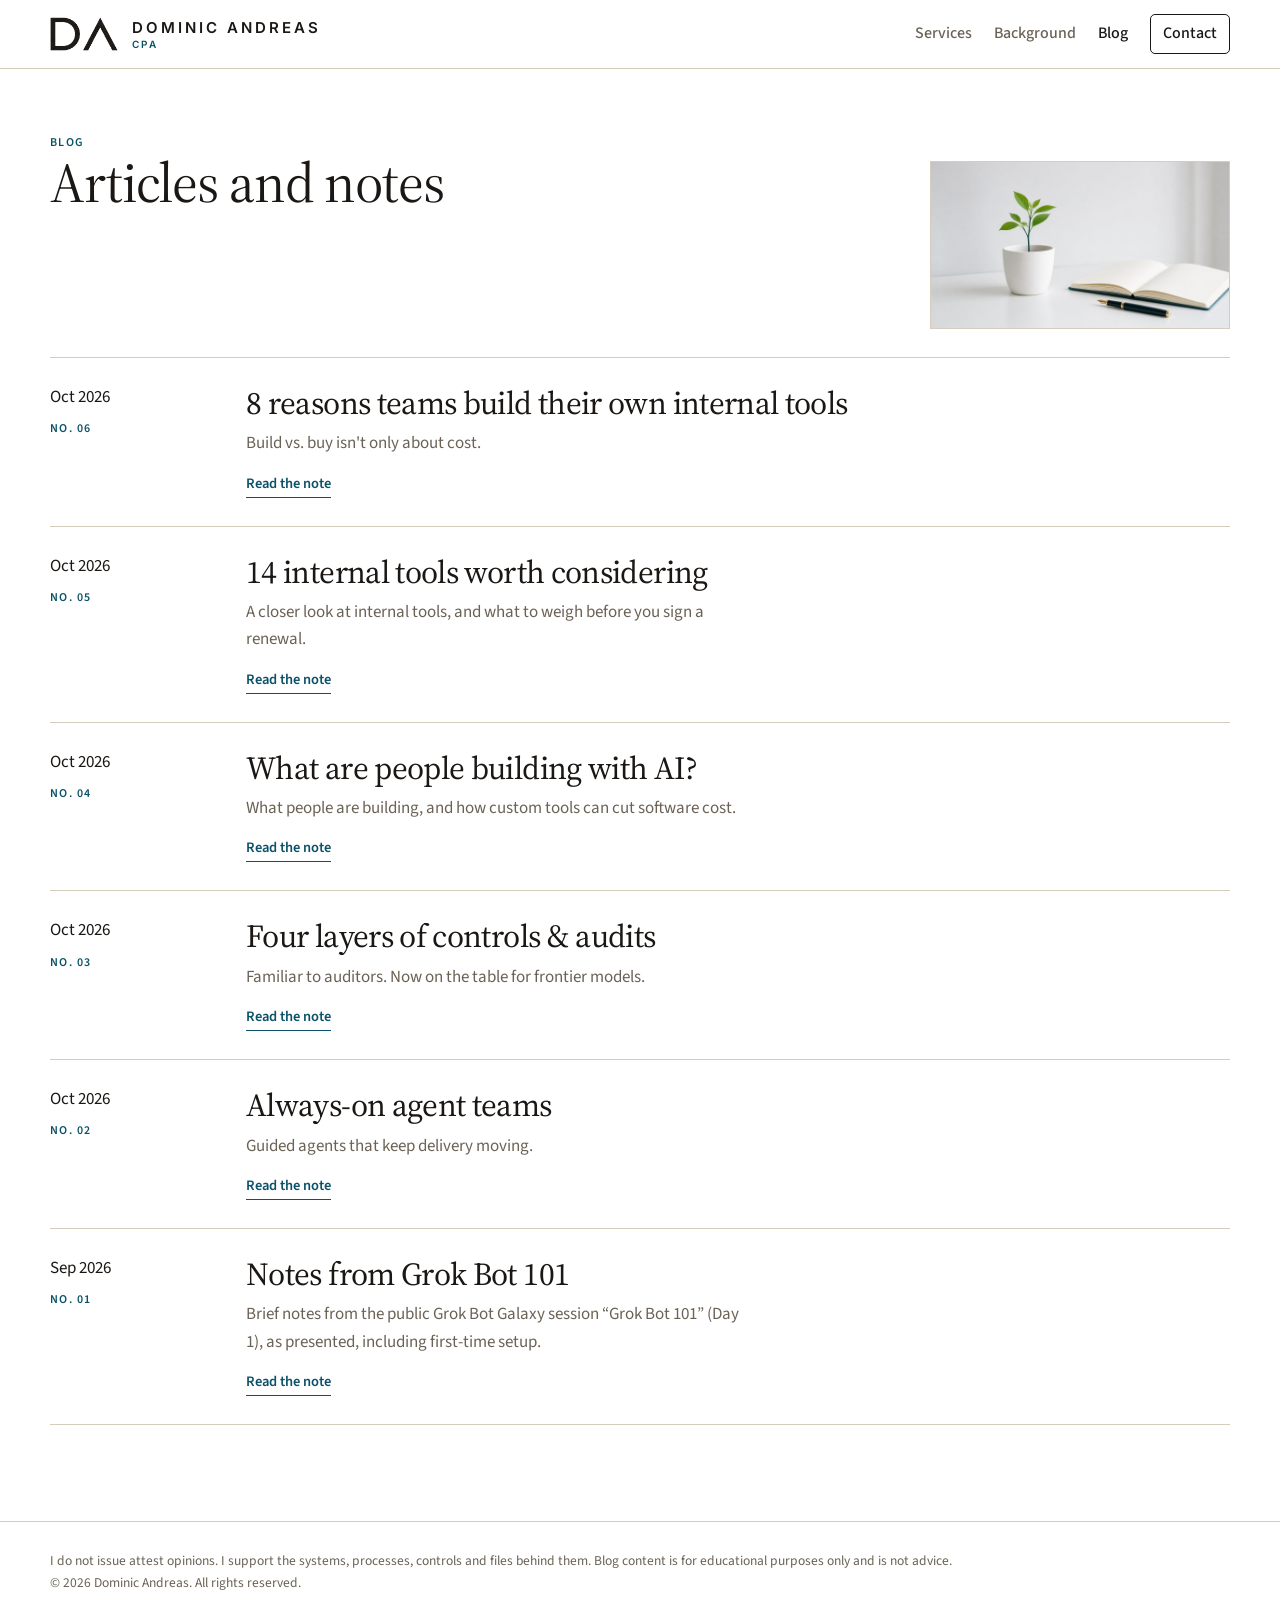
<file: blog/index.html>
<!DOCTYPE html>
<!-- Public blog list. Source: versions/option-2/combined-index-cup-aside-live.html -->
<html lang="en"><head>
  <meta charset="UTF-8">
  <meta name="viewport" content="width=device-width, initial-scale=1">
  <title>Articles and notes — Dominic Andreas, CPA</title>
  <meta name="description" content="Articles and notes on AI, agent teams, and audit controls. For educational purposes only. Not advice.">
  <meta name="theme-color" content="#46382A">
  <link rel="icon" href="data:image/svg+xml,%3Csvg xmlns='http://www.w3.org/2000/svg' viewBox='0 0 32 32'%3E%3Ccircle cx='16' cy='16' r='6' fill='%2346382A'/%3E%3C/svg%3E">
  <link rel="preconnect" href="https://fonts.googleapis.com">
  <link rel="preconnect" href="https://fonts.gstatic.com" crossorigin="">
  <link href="https://fonts.googleapis.com/css2?family=Source+Sans+3:ital,wght@0,400;0,500;0,600;0,700;1,400&amp;family=Source+Serif+4:ital,opsz,wght@0,8..60,400;0,8..60,600;1,8..60,400&amp;family=Inter:wght@400;500;600;700&amp;display=swap" rel="stylesheet">
  <style>
    :root {
      --forest: #46382A;
      --forest-2: #3E3125;
      --ink: #1A1714;
      --muted: #6B6256;
      --paper: #FFFFFF;
      --rule: #D6CCBC;
      --clay: #46382A;
      --sage: #7A6540;
    }
    * { box-sizing: border-box; margin: 0; padding: 0; }
    html { scroll-behavior: smooth; }
    body {
      background: var(--paper);
      color: var(--ink);
      font-family: "Source Sans 3", "Segoe UI", system-ui, sans-serif;
      font-size: 17px;
      line-height: 1.6;
    }
    img { display: block; max-width: 100%; }
    a { color: inherit; text-decoration: none; }
    a:hover { color: var(--forest-2); }
    :focus-visible { outline: 2px solid var(--forest); outline-offset: 3px; }
    ::selection { background: var(--forest); color: var(--paper); }
    .wrap { width: min(1180px, calc(100% - 40px)); margin: 0 auto; }
    header {
      position: sticky;
      top: 0;
      z-index: 10;
      background: #FFFFFF;
      backdrop-filter: blur(16px);
      border-bottom: 1px solid var(--rule);
    }
    .nav {
      display: flex;
      align-items: center;
      justify-content: space-between;
      gap: 20px;
      min-height: 68px;
      flex-wrap: wrap;
      padding: 8px 0;
    }
    .logo { display: flex; align-items: center; gap: 10px; font-weight: 700; }
    .dot { width: 10px; height: 10px; border-radius: 50%; background: var(--forest); flex: 0 0 auto; }
    .logo svg, .logo img.wordmark, .logo img.wordmark-da { display: block; height: 34px; width: auto; max-width: none; flex-shrink: 0; }
    .logo .lockup {
      display: flex;
      flex-direction: row;
      align-items: center;
      gap: 14px;
    }
    .logo .lockup-name {
      display: flex;
      flex-direction: column;
      align-items: flex-start;
      gap: 4px;
      line-height: 1;
    }
    .logo .lockup-word,
    .logo .logo-cred {
      font-family: "Inter", system-ui, sans-serif !important;
      font-weight: 600;
      line-height: 1;
      white-space: nowrap;
    }
    .logo .lockup-word {
      font-size: 15px;
      letter-spacing: 0.2em;
      color: #1A1714;
    }
    .logo .logo-cred {
      font-size: 10px;
      letter-spacing: 0.22em;
      color: #0B5269;
    }
    .nav-right { display: flex; align-items: center; flex-wrap: wrap; justify-content: flex-end; gap: 8px 22px; font-size: 16px; font-weight: 500; color: var(--muted); }
    .nav-right a { transition: color .15s ease, border-color .15s ease, background .15s ease; }
    .nav-right a:hover,
    .nav-right a[aria-current="page"] { color: var(--ink); }
    .nav-right a[href*="contact"] {
      padding: 6px 12px;
      border: 1px solid #1A1714;
      border-radius: 5px;
      color: #1A1714;
    }
    .nav-right a[href*="contact"]:hover { background: #1A1714; color: #FFFFFF; }
    h1, h2 { font-family: "Source Serif 4", Georgia, serif; font-weight: 400; letter-spacing: -0.02em; }
    .kicker {
      font-size: 12px;
      letter-spacing: 0.12em;
      text-transform: uppercase;
      font-weight: 600;
      color: #0B5269;
    }
    .intro .kicker { color: #0B5269; }
    .page { padding: 64px 0 96px; }
    .sheet {
      display: grid;
      grid-template-columns: minmax(0, 1fr) 300px;
      grid-template-areas:
        "intro cup"
        "list list";
      column-gap: 40px;
      align-items: start;
    }
    .intro { grid-area: intro; }
    .page h1 { font-size: clamp(40px, 5vw, 56px); line-height: 1.12; margin: 0 0 8px; }
    .lede { max-width: none; color: var(--muted); font-size: 16px; line-height: 1.55; }
    .sample { margin-top: 16px; max-width: 68ch; font-size: 14px; color: var(--muted); }
    .cup { grid-area: cup; margin: 28px 0 0; }
    .cup img {
      width: 100%;
      height: 168px;
      object-fit: cover;
      object-position: center;
      border: 1px solid var(--rule);
    }
    .list { grid-area: list; margin-top: 28px; border-top: 1px solid var(--rule); }
    .row {
      display: grid;
      grid-template-columns: 168px minmax(0, 1fr);
      gap: 12px 28px;
      padding: 26px 0 28px;
      border-bottom: 1px solid var(--rule);
    }
    .row time { display: block; font-variant-numeric: tabular-nums; }
    .row .kicker { display: block; margin-top: 8px; }
    .row h2 { font-size: clamp(26px, 3vw, 32px); line-height: 1.2; }
    .dek { margin-top: 8px; max-width: 62ch; color: var(--muted); }
    .more {
      display: inline-block;
      margin-top: 14px;
      font-size: 14.5px;
      font-weight: 600;
      color: #0B5269;
      border-bottom: 1px solid #0B5269;
      padding-bottom: 2px;
    }
    footer {
      border-top: 1px solid var(--rule);
      padding: 28px 0 40px;
      font-size: 13.5px;
      color: var(--muted);
    }
    @media (max-width: 800px) {
      .page { padding: 36px 0 64px; }
      .sheet {
        grid-template-columns: 1fr;
        grid-template-areas:
          "intro"
          "list"
          "cup";
      }
      .cup { margin-top: 28px; }
      .cup img { height: 180px; }
      .row { grid-template-columns: 1fr; gap: 8px; }
      .nav-right { gap: 8px 16px; font-size: 15.5px; }
    }
    @media (prefers-reduced-motion: reduce) { html { scroll-behavior: auto; } }
  </style>
</head>
<body>
  <header>
    <div class="wrap nav">
      <a class="logo" href="../index.html" aria-label="Dominic Andreas, CPA"><span class="lockup"><img class="wordmark-da" src="../da-monogram.png" alt="" height="34"><span class="lockup-name"><span class="lockup-word">DOMINIC ANDREAS</span><span class="logo-cred">CPA</span></span></span></a>
      <nav class="nav-right" aria-label="Primary">
        <a href="../index.html#services">Services</a>
        <a href="../background.html">Background</a>
        <a href="index.html" aria-current="page">Blog</a>
        <a href="../contact.html">Contact</a>
      </nav>
    </div>
  </header>
  <main class="page">
    <div class="wrap">
      <div class="sheet">
        <div class="intro">
          <p class="kicker">Blog</p>
          <h1>Articles and notes</h1>
          <p class="lede"><br></p>
        </div>
        <figure class="cup">
          <img src="../images/blog-header-sapling-desk.png" alt="A small sapling in a glass on a white desk beside a teal notebook.">
        </figure>
        <div class="list">
          <article class="row">
            <div>
              <time datetime="2026-10-28">Oct 2026</time>
              <span class="kicker">No. 06</span>
            </div>
            <div>
              <h2><a href="posts/eight-reasons-internal-tools.html">8 reasons teams build their own internal tools</a></h2>
              <p class="dek">Build vs. buy isn't only about cost.</p>
              <a class="more" href="posts/eight-reasons-internal-tools.html">Read the note</a>
            </div>
          </article>
          <article class="row">
            <div>
              <time datetime="2026-10-23">Oct 2026</time>
              <span class="kicker">No. 05</span>
            </div>
            <div>
              <h2><a href="posts/internal-tools-smbs.html">14 internal tools worth considering</a></h2>
              <p class="dek">A closer look at internal tools, and what to weigh before you sign a renewal.</p>
              <a class="more" href="posts/internal-tools-smbs.html">Read the note</a>
            </div>
          </article>
          <article class="row">
            <div>
              <time datetime="2026-10-20">Oct 2026</time>
              <span class="kicker">No. 04</span>
            </div>
            <div>
              <h2><a href="posts/business-ai-savings.html">What are people building with AI?</a></h2>
              <p class="dek">What people are building, and how custom tools can cut software cost.</p>
              <a class="more" href="posts/business-ai-savings.html">Read the note</a>
            </div>
          </article>
          <article class="row">
            <div>
              <time datetime="2026-10-03">Oct 2026</time>
              <span class="kicker">No. 03</span>
            </div>
            <div>
              <h2><a href="posts/four-layers-of-controls-and-audits.html">Four layers of controls &amp; audits</a></h2>
              <p class="dek">Familiar to auditors. Now on the table for frontier models.</p>
              <a class="more" href="posts/four-layers-of-controls-and-audits.html">Read the note</a>
            </div>
          </article>
          <article class="row">
            <div>
              <time datetime="2026-10-03">Oct 2026</time>
              <span class="kicker">No. 02</span>
            </div>
            <div>
              <h2><a href="posts/always-on-agent-teams.html">Always-on agent teams</a></h2>
              <p class="dek">Guided agents that keep delivery moving.</p>
              <a class="more" href="posts/always-on-agent-teams.html">Read the note</a>
            </div>
          </article>
          <article class="row">
            <div>
              <time datetime="2026-09-12">Sep 2026</time>
              <span class="kicker">No. 01</span>
            </div>
            <div>
              <h2><a href="posts/grok-bot-101.html">Notes from Grok Bot 101</a></h2>
              <p class="dek">Brief notes from the public Grok Bot Galaxy session “Grok Bot 101” (Day 1), as presented, including first-time setup.&nbsp;<br></p>
              <a class="more" href="posts/grok-bot-101.html">Read the note</a>
            </div>
          </article>
        </div>
      </div>
    </div>
  </main>
  <footer>
    <div class="wrap">I do not issue attest opinions. I support the systems, processes, controls and files behind them. Blog content is for educational purposes only and is not advice.<br>© 2026 Dominic Andreas. All rights reserved.</div>
  </footer>
  </body></html>
</file>
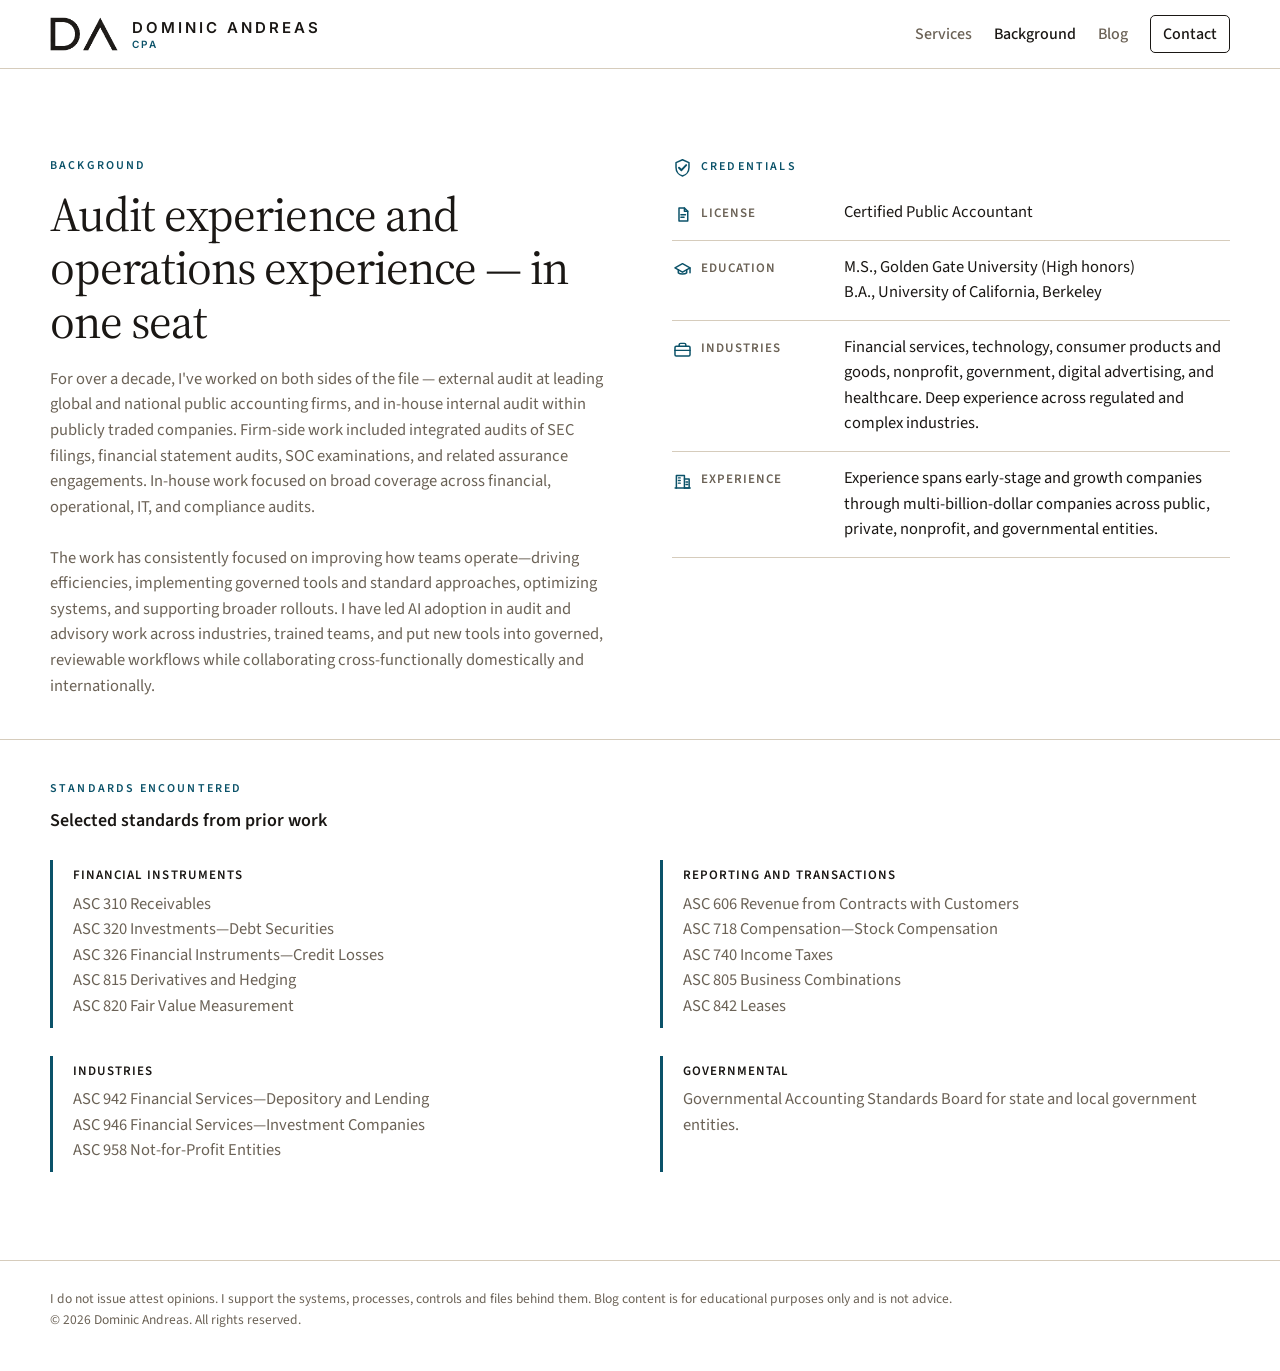
<file: background.html>
<!DOCTYPE html>
<!-- Public background. Source: versions/option-2/background-evergreen-type-combined.html -->
<html lang="en">
<head>
  <meta charset="UTF-8" />
  <meta name="viewport" content="width=device-width, initial-scale=1" />
  <title>Audit experience and operations experience — in one seat — Dominic Andreas, CPA</title>
  <meta name="description" content="A CPA with over a decade on both sides of the file: external audit and in-house internal audit, plus governed AI in audit and advisory work." />
  <meta name="theme-color" content="#46382A" />
  <link rel="icon" href="data:image/svg+xml,%3Csvg xmlns='http://www.w3.org/2000/svg' viewBox='0 0 32 32'%3E%3Ccircle cx='16' cy='16' r='6' fill='%2346382A'/%3E%3C/svg%3E" />
  <link rel="preconnect" href="https://fonts.googleapis.com" />
  <link rel="preconnect" href="https://fonts.gstatic.com" crossorigin />
  <link href="https://fonts.googleapis.com/css2?family=Source+Sans+3:ital,wght@0,400;0,500;0,600;0,700;1,400&amp;family=Source+Serif+4:ital,opsz,wght@0,8..60,400;0,8..60,600;1,8..60,400&amp;family=Inter:wght@400;500;600;700&amp;display=swap" rel="stylesheet" />
  <link rel="stylesheet" href="site.css" />
  <style id="page-css">
    .bio .meta-box { margin-top: 28px; border-left-color: #46382A; }
    .bio .meta-box h2 {
      font-family: "Source Sans 3", system-ui, sans-serif !important;
      font-size: 18px;
      font-weight: 600;
      letter-spacing: 0;
      line-height: 1.3;
      margin-bottom: 6px;
    }
    .bio .meta-box p,
    .bio .meta-box p b,
    .bio .meta-box p strong,
    .bio .meta-box p span {
      margin-top: 0;
      font-family: "Source Sans 3", system-ui, sans-serif;
      font-size: 16.5px;
      line-height: 1.55;
    }
    .bio .meta-box p + p { margin-top: 10px; }
    #background.band { padding-bottom: 40px; }
    #standards { border-top: 1px solid var(--rule); padding-top: 40px; }
    #standards .small { margin: 0 0 10px; }
    #standards .standards-title {
      font-family: "Source Sans 3", system-ui, sans-serif !important;
      font-size: 18px;
      font-weight: 600;
      letter-spacing: 0;
      line-height: 1.3;
      margin: 0 0 28px;
      color: var(--ink);
    }
    .standards-grid {
      display: grid;
      grid-template-columns: 1fr 1fr;
      gap: 28px 40px;
    }
    .standards-grid .meta-box { border-left-color: #0B5269; }
    .standards-grid .meta-box h3 {
      font-family: "Source Sans 3", system-ui, sans-serif !important;
      font-size: 13px;
      font-weight: 600;
      letter-spacing: 0.08em;
      text-transform: uppercase;
      margin: 0 0 8px;
      color: var(--ink);
    }
    .standards-grid .meta-box p {
      font-family: "Source Sans 3", system-ui, sans-serif;
      font-size: 16.5px;
      line-height: 1.55;
      color: var(--muted);
    }
    @media (max-width: 800px) {
      .standards-grid { grid-template-columns: 1fr; }
      #background.band { padding-bottom: 28px; }
      #standards { padding-top: 28px; }
    }
    .has-portrait { position: relative; overflow: hidden; }
    .has-portrait > .wrap { position: relative; z-index: 1; }
    .creds-col { position: relative; }
    .creds-col > .small {
      display: flex;
      align-items: center;
      gap: 8px;
    }
    .creds-col .creds li span:first-child {
      display: flex;
      align-items: flex-start;
      gap: 8px;
    }
    .creds-col .cred-ico {
      width: 21px;
      height: 21px;
      flex-shrink: 0;
      margin-top: 1px;
      overflow: visible;
      stroke: #0B5269;
      fill: none;
      stroke-width: 1.7;
      stroke-linecap: round;
      stroke-linejoin: round;
    }
    .creds-col .cred-ico .cred-check {
      stroke-width: 2.2;
    }
    .creds-col > .small .cred-ico { margin-top: 0; }
    .creds-photo { position: relative; }
    .creds-photo .creds { position: relative; z-index: 1; }
    .portrait {
      position: absolute;
      z-index: 0;
      top: 0;
      right: 0;
      bottom: 0;
      width: 260px;
      height: 100%;
      transform: none;
      object-fit: cover;
      object-position: center 22%;
      opacity: 0.28;
      pointer-events: none;
      -webkit-mask-image: linear-gradient(90deg, transparent, #000 18%);
      mask-image: linear-gradient(90deg, transparent, #000 18%);
    }
    :root {
      --forest: #46382A;
      --forest-2: #3E3125;
      --leaf: #7A6540;
      --ink: #1A1714;
      --muted: #6B6256;
      --line: #D6CCBC;
      --paper: #FFFFFF;
      --panel: #FFFFFF;
      --gold: #46382A;
      --rule: #D6CCBC;
    }
    body, .small, .logo, button, input, select, textarea, label {
      font-family: "Source Sans 3", system-ui, sans-serif !important;
    }
    h1, h2, h3, h1.page-title, .about-copy h1, .contact-copy h1 {
      font-family: "Source Serif 4", Georgia, serif !important;
    }
    header { background: #FFFFFF; }
    .small { color: #0B5269; }
    .dot { background: #46382A !important; }
    .logo svg, .logo img.wordmark, .logo img.wordmark-da { display: block; height: 34px; width: auto; max-width: none; flex-shrink: 0; }
    .logo .lockup {
      display: flex;
      flex-direction: row;
      align-items: center;
      gap: 14px;
    }
    .logo .lockup-name {
      display: flex;
      flex-direction: column;
      align-items: flex-start;
      gap: 4px;
      line-height: 1;
    }
    .logo .lockup-word,
    .logo .logo-cred {
      font-family: "Inter", system-ui, sans-serif !important;
      font-weight: 600;
      line-height: 1;
      white-space: nowrap;
    }
    .logo .lockup-word {
      font-size: 15px;
      letter-spacing: 0.2em;
      color: #1A1714;
    }
    .logo .logo-cred {
      font-size: 10px;
      letter-spacing: 0.22em;
      color: #0B5269;
    }
    .btn { background: #46382A; color: #FFF9F0; border-radius: 5px; }
    .btn:hover { background: #3E3125; }
    .btn-line { background: transparent; color: #7A6540; border-color: rgba(70,56,42,0.5); border-radius: 5px; }
    .btn-line:hover { background: rgba(70,56,42,0.08); color: #1A1714; }
      a.page-edit { position: fixed; z-index: 40; right: 18px; bottom: 18px; background: #46382A; color: #FFF9F0; font-size: 14px; font-weight: 600; text-decoration: none; padding: 10px 16px; border-radius: 5px; }
    a.page-edit:hover { background: #3E3125; }
    .offer-panel { display: none !important; }
    .wrap:has(#tab-automation[aria-selected="true"]) #panel-automation,
    .wrap:has(#tab-services[aria-selected="true"]) #panel-services,
    .wrap:has(#tab-filings[aria-selected="true"]) #panel-filings { display: block !important; }

  </style>
</head>
<body>
<a class="skip" href="#background">Skip to background</a>
  <header>
    <div class="wrap nav">
      <a class="logo" href="index.html" aria-label="Dominic Andreas, CPA"><span class="lockup"><img class="wordmark-da" src="da-monogram.png" alt="" height="34"><span class="lockup-name"><span class="lockup-word">DOMINIC ANDREAS</span><span class="logo-cred">CPA</span></span></span></a>
      <nav class="nav-right" aria-label="Primary">
        <a href="index.html#services">Services</a>
        <a href="background.html" aria-current="page">Background</a>
        <a href="blog/index.html">Blog</a>
        <a href="contact.html">Contact</a>
      </nav>
    </div>
  </header>

  <main>
    <section class="band has-portrait" id="background" aria-labelledby="about-title">
      <div class="wrap two about-copy">
        <div class="bio">
          <p class="small">Background</p>
          <h1 class="page-title" id="about-title">Audit experience and operations experience — in one seat</h1>
          <p>For over a decade, I've worked on both sides of the file — external audit at leading global and national public accounting firms, and in-house internal audit within publicly traded companies. Firm-side work included integrated audits of SEC filings, financial statement audits, SOC examinations, and related assurance engagements. In-house work focused on broad coverage across financial, operational, IT, and compliance audits.<br><br>The work has consistently focused on improving how teams operate—driving efficiencies, implementing governed tools and standard approaches, optimizing systems, and supporting broader rollouts. I have led AI adoption in audit and advisory work across industries, trained teams, and put new tools into governed, reviewable workflows while collaborating cross-functionally domestically and internationally.<br></p>
        </div>
        <div class="creds-col">
          <p class="small"><svg class="cred-ico" viewBox="0 0 24 24" aria-hidden="true"><path d="M12 3.2l7.4 3.2v5.6c0 4.6-3.1 8.6-7.4 9.8-4.3-1.2-7.4-5.2-7.4-9.8V6.4L12 3.2z"></path><path class="cred-check" d="M8 12.3l2.8 2.8 5.4-5.8"></path></svg>Credentials</p>
          <ul class="creds">
            <li><span><svg class="cred-ico" viewBox="0 0 24 24" aria-hidden="true"><path d="M8 4.5h6.2L18 8.3V19.5H8z"></path><path d="M14.2 4.5V8.3H18"></path><path d="M10.2 12.2h5.2M10.2 15.2h3.6"></path></svg>License</span><span>Certified Public Accountant</span></li>
            <li><span><svg class="cred-ico" viewBox="0 0 24 24" aria-hidden="true"><path d="M3.4 10.2L12 5.4l8.6 4.8L12 15 3.4 10.2z"></path><path d="M7.2 12.2v3.6c2.2 1.7 7.4 1.7 9.6 0v-3.6"></path><path d="M20.6 10.2v5.4"></path></svg>Education</span><span>M.S., Golden Gate University (High honors)<br>B.A., University of California, Berkeley</span></li>
            <li><span><svg class="cred-ico" viewBox="0 0 24 24" aria-hidden="true"><rect x="3.4" y="8.2" width="17.2" height="11.2" rx="1.4"></rect><path d="M8.2 8.2V6.6A1.6 1.6 0 0 1 9.8 5h4.4a1.6 1.6 0 0 1 1.6 1.6v1.6"></path><path d="M3.4 13h17.2"></path></svg>industries</span><span>Financial services, technology, consumer products and goods, nonprofit, government, digital advertising, and healthcare. Deep experience across regulated and complex industries.</span></li>
            <li><span><svg class="cred-ico" viewBox="0 0 24 24" aria-hidden="true"><path d="M5 20.5V6.2h9.2V20.5"></path><path d="M14.2 10.4H19.6V20.5H14.2"></path><path d="M7.4 9h2M7.4 12h2M7.4 15h2"></path><path d="M16 13.6h2M16 16.6h2"></path><path d="M3.6 20.5h17.2"></path></svg>Experience</span><span>Experience spans early-stage and growth companies through multi-billion-dollar companies across public, private, nonprofit, and governmental entities.</span></li>
          </ul>
        </div>
      </div>
    </section>
    <section class="band" id="standards" aria-labelledby="standards-title">
      <div class="wrap">
        <p class="small">Standards encountered</p>
        <h2 class="standards-title" id="standards-title">Selected standards from prior work</h2>
        <div class="standards-grid">
          <aside class="meta-box">
            <h3>Financial instruments</h3>
            <p>ASC 310 Receivables<br>ASC 320 Investments—Debt Securities<br>ASC 326 Financial Instruments—Credit Losses<br>ASC 815 Derivatives and Hedging<br>ASC 820 Fair Value Measurement</p>
          </aside>
          <aside class="meta-box">
            <h3>Reporting and transactions</h3>
            <p>ASC 606 Revenue from Contracts with Customers<br>ASC 718 Compensation—Stock Compensation<br>ASC 740 Income Taxes<br>ASC 805 Business Combinations<br>ASC 842 Leases</p>
          </aside>
          <aside class="meta-box">
            <h3>Industries</h3>
            <p>ASC 942 Financial Services—Depository and Lending<br>ASC 946 Financial Services—Investment Companies<br>ASC 958 Not-for-Profit Entities</p>
          </aside>
          <aside class="meta-box">
            <h3>Governmental</h3>
            <p>Governmental Accounting Standards Board for state and local government entities.</p>
          </aside>
        </div>
      </div>
    </section>
  </main>

  <footer>
    <div class="wrap">I do not issue attest opinions. I support the systems, processes, controls and files behind them. Blog content is for educational purposes only and is not advice.<br>© 2026 Dominic Andreas. All rights reserved.</div>
  </footer>
    <script>(function(){document.addEventListener("click",function(e){var tab=e.target.closest&&e.target.closest(".offer-tab");if(!tab)return;e.preventDefault();var id=tab.getAttribute("aria-controls");document.querySelectorAll(".offer-tab").forEach(function(t){t.setAttribute("aria-selected",t.getAttribute("aria-controls")===id?"true":"false");});document.querySelectorAll(".offer-panel").forEach(function(p){p.removeAttribute("style");if(p.id===id)p.removeAttribute("hidden");else p.setAttribute("hidden","");});},true);})();</script>
</body>
</html>
</file>
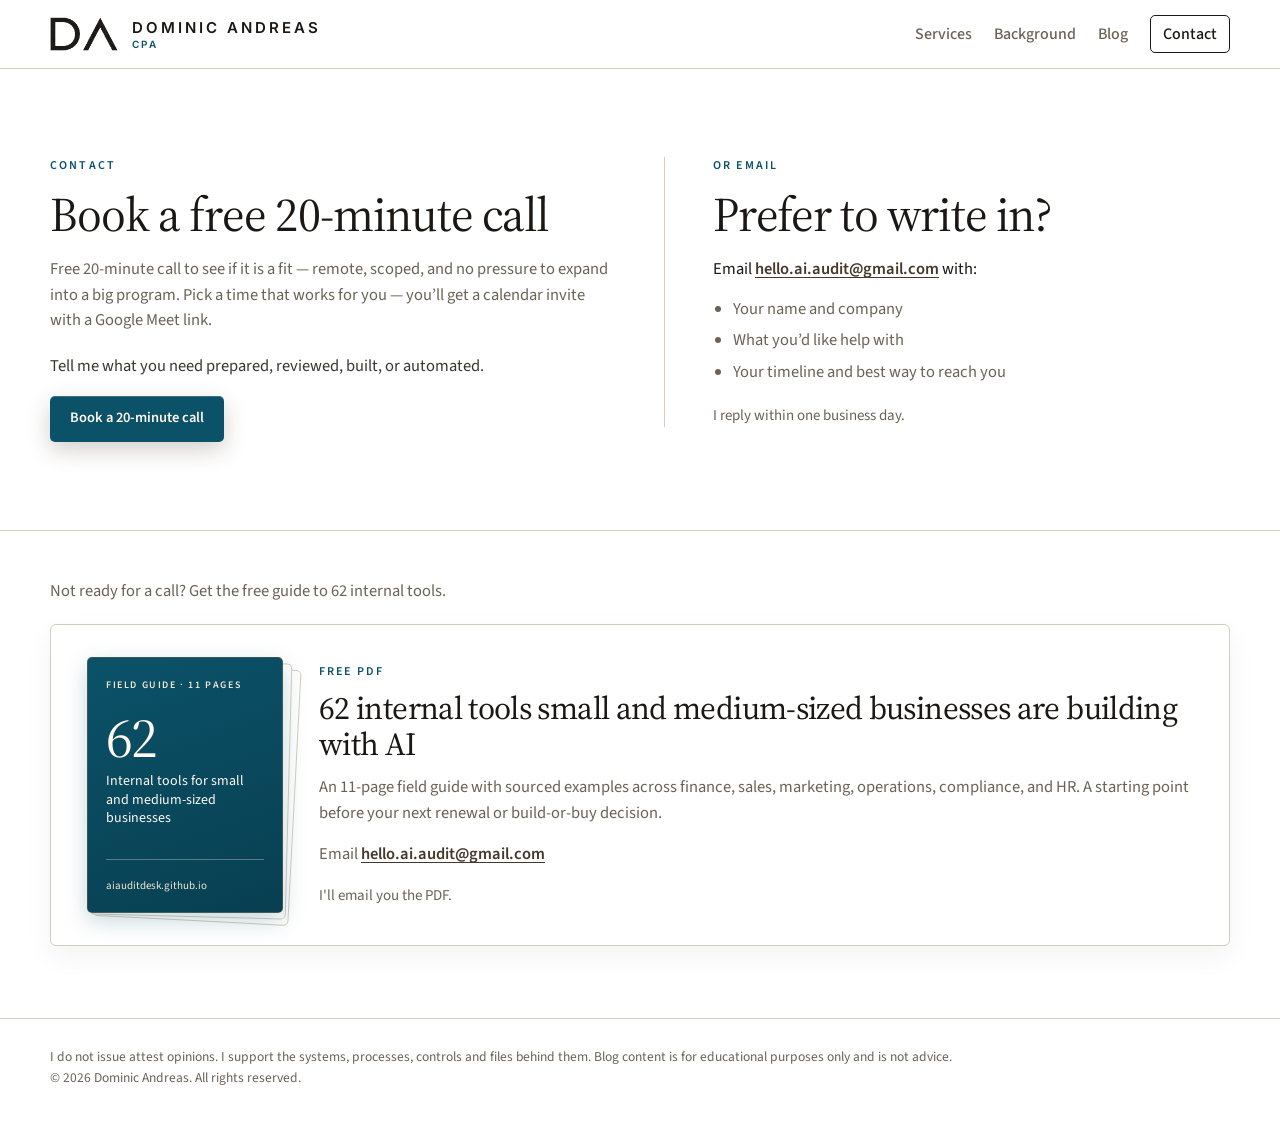
<file: contact.html>
<!DOCTYPE html>
<!-- Public contact. Source: versions/option-2/contact-evergreen-type-combined.html -->
<html lang="en">
<head>
  <meta charset="UTF-8" />
  <meta name="viewport" content="width=device-width, initial-scale=1" />
  <title>Contact — Dominic Andreas, CPA</title>
  <meta name="description" content="Free 20-minute call to see if it is a fit. Independent internal audit, GRC, and governed automation support." />
  <meta name="theme-color" content="#46382A" />
  <link rel="icon" href="data:image/svg+xml,%3Csvg xmlns='http://www.w3.org/2000/svg' viewBox='0 0 32 32'%3E%3Ccircle cx='16' cy='16' r='6' fill='%2346382A'/%3E%3C/svg%3E" />
  <link rel="preconnect" href="https://fonts.googleapis.com" />
  <link rel="preconnect" href="https://fonts.gstatic.com" crossorigin />
  <link href="https://fonts.googleapis.com/css2?family=Source+Sans+3:ital,wght@0,400;0,500;0,600;0,700;1,400&amp;family=Source+Serif+4:ital,opsz,wght@0,8..60,400;0,8..60,600;1,8..60,400&amp;family=Inter:wght@400;500;600;700&amp;display=swap" rel="stylesheet" />
  <link rel="stylesheet" href="site.css" />
  <style id="page-css">
    :root {
      --forest: #46382A;
      --forest-2: #3E3125;
      --leaf: #7A6540;
      --ink: #1A1714;
      --muted: #6B6256;
      --line: #D6CCBC;
      --paper: #FFFFFF;
      --panel: #FFFFFF;
      --gold: #46382A;
      --rule: #D6CCBC;
    }
    body, .small, .logo, button, input, select, textarea, label {
      font-family: "Source Sans 3", system-ui, sans-serif !important;
    }
    h1, h2, h3, h1.page-title, .contact-copy h1 {
      font-family: "Source Serif 4", Georgia, serif !important;
    }
    header { background: #FFFFFF; }
    .dot { background: #46382A !important; }
    .logo svg, .logo img.wordmark, .logo img.wordmark-da { display: block; height: 34px; width: auto; max-width: none; flex-shrink: 0; }
    .logo .lockup {
      display: flex;
      flex-direction: row;
      align-items: center;
      gap: 14px;
    }
    .logo .lockup-name {
      display: flex;
      flex-direction: column;
      align-items: flex-start;
      gap: 4px;
      line-height: 1;
    }
    .logo .lockup-word,
    .logo .logo-cred {
      font-family: "Inter", system-ui, sans-serif !important;
      font-weight: 600;
      line-height: 1;
      white-space: nowrap;
    }
    .logo .lockup-word {
      font-size: 15px;
      letter-spacing: 0.2em;
      color: #1A1714;
    }
    .logo .logo-cred {
      font-size: 10px;
      letter-spacing: 0.22em;
      color: #0B5269;
    }
    .btn { background: #0B5269 !important; color: #FFF9F0 !important; border-radius: 5px; }
    .btn:hover { background: #083F51 !important; }
    .btn-line { background: transparent; color: #7A6540; border-color: rgba(70,56,42,0.5); border-radius: 5px; }
    .btn-line:hover { background: rgba(70,56,42,0.08); color: #1A1714; }
    .contact-copy .desk-still {
      display: block;
      width: min(100%, 280px);
      margin-top: 28px;
      aspect-ratio: 5 / 3;
      object-fit: cover;
      object-position: center 32%;
    }
      a.page-edit { position: fixed; z-index: 40; right: 18px; bottom: 18px; background: #46382A; color: #FFF9F0; font-size: 14px; font-weight: 600; text-decoration: none; padding: 10px 16px; border-radius: 5px; }
    a.page-edit:hover { background: #3E3125; }
    .contact-copy .intro { max-width: none; }
    .contact-hero { margin-bottom: 20px; }
    .contact-actions {
      display: grid;
      grid-template-columns: 1fr 1fr;
      gap: 48px;
      align-items: start;
    }
    .booking-block { margin: 0; }
    .contact-actions .small { margin: 0; }
    .offer-line {
      margin: 0 0 16px;
      max-width: 62ch;
      font-size: 16.5px;
      line-height: 1.55;
      color: #3A352E;
    }
    .write-in {
      border-left: 1px solid var(--rule);
      padding-left: 48px;
      max-width: none;
    }
    @media (max-width: 800px) {
      .contact-actions { grid-template-columns: 1fr; gap: 36px; }
      .write-in {
        border-left: 0;
        border-top: 1px solid var(--rule);
        padding-left: 0;
        padding-top: 36px;
      }
    }
    .write-in h2 {
      font-size: clamp(32px, 4vw, 48px);
      line-height: 1.12;
      letter-spacing: -0.02em;
      margin: 12px 0 16px;
    }
    .write-in .email-link,
    .guide-offer .email-link {
      color: #46382A;
      font-weight: 600;
      text-decoration: underline;
      text-underline-offset: 3px;
    }
    .write-in ul {
      margin: 14px 0 18px 1.2em;
      color: var(--muted);
    }
    .write-in li + li { margin-top: 6px; }
    .write-in .reply-note { color: var(--muted); font-size: 15px; }
    .guide-offer {
      border-top: 1px solid var(--rule);
      padding: 48px 0 72px;
    }
    .guide-lead {
      font-family: "Source Sans 3", system-ui, sans-serif !important;
      font-size: 16.5px !important;
      line-height: 1.55;
      color: #6B6256;
      margin: 0 0 20px;
      max-width: 62ch;
    }
    .guide-card {
      display: flex;
      gap: 36px;
      align-items: center;
      background: #FFFFFF;
      border: 1px solid #D6CCBC;
      border-radius: 6px;
      padding: 32px 36px;
      box-shadow: 0 1px 0 rgba(255,255,255,0.9) inset, 0 10px 28px rgba(26,23,20,0.05);
    }
    .guide-cover {
      flex: 0 0 196px;
      height: 256px;
      position: relative;
    }
    .guide-cover .guide-pg {
      position: absolute;
      inset: 0;
      border-radius: 5px;
      background: #FFFFFF;
      border: 1px solid #D6CCBC;
    }
    .guide-cover .guide-p2 { transform: translate(12px, 8px) rotate(3deg); }
    .guide-cover .guide-p1 { transform: translate(6px, 4px) rotate(1.5deg); }
    .guide-front {
      position: absolute;
      inset: 0;
      border-radius: 5px;
      background: linear-gradient(160deg, #0B5269, #083F51);
      color: #FFF9F0;
      padding: 20px 18px;
      box-sizing: border-box;
      box-shadow: 0 8px 22px rgba(11, 82, 105, 0.22);
      border: 1px solid rgba(154, 123, 74, 0.35);
    }
    .guide-front .guide-k {
      font-family: "Source Sans 3", system-ui, sans-serif;
      font-size: 10px;
      letter-spacing: 0.16em;
      text-transform: uppercase;
      font-weight: 600;
      color: #F0E6D4;
    }
    .guide-front .guide-n {
      font-family: "Source Serif 4", Georgia, serif;
      font-size: 56px;
      font-weight: 400;
      line-height: 1;
      letter-spacing: -0.02em;
      margin: 16px 0 6px;
      color: #FFF9F0;
    }
    .guide-front .guide-t {
      font-family: "Source Sans 3", system-ui, sans-serif;
      font-size: 14px;
      font-weight: 400;
      line-height: 1.35;
      color: #FFF9F0;
    }
    .guide-front .guide-r {
      position: absolute;
      left: 18px;
      right: 18px;
      bottom: 52px;
      border-top: 1px solid rgba(240, 230, 212, 0.35);
    }
    .guide-front .guide-f {
      position: absolute;
      left: 18px;
      bottom: 18px;
      font-family: "Source Sans 3", system-ui, sans-serif;
      font-size: 11px;
      color: #F0E6D4;
      line-height: 1.45;
    }
    .guide-offer .guide-txt .small {
      margin: 0 0 8px;
      font-size: 12px !important;
      color: #0B5269;
    }
    .guide-offer .guide-txt h2 {
      font-family: "Source Serif 4", Georgia, serif !important;
      font-size: clamp(24px, 3vw, 32px) !important;
      font-weight: 400;
      line-height: 1.15;
      letter-spacing: -0.02em;
      margin: 0 0 12px;
      color: #1A1714;
    }
    .guide-offer .guide-txt p:not(.small):not(.guide-note) {
      font-family: "Source Sans 3", system-ui, sans-serif !important;
      font-size: 16.5px !important;
      line-height: 1.55;
      color: #6B6256;
      margin: 0 0 16px;
      max-width: none;
    }
    .guide-offer .cta-row { margin-top: 0; }
    .guide-offer .guide-note {
      font-family: "Source Sans 3", system-ui, sans-serif !important;
      font-size: 15px !important;
      color: #6B6256;
      margin-top: 12px;
      margin-bottom: 0;
    }
    @media (max-width: 700px) {
      .guide-cover { flex: none; width: 180px; height: 236px; align-self: center; }
      .guide-card { flex-direction: column; padding: 28px 22px; gap: 24px; }
    }
    .offer-panel { display: none !important; }
    .wrap:has(#tab-automation[aria-selected="true"]) #panel-automation,
    .wrap:has(#tab-services[aria-selected="true"]) #panel-services,
    .wrap:has(#tab-filings[aria-selected="true"]) #panel-filings { display: block !important; }

  </style>
</head>
<body>
<a class="skip" href="#contact">Skip to contact</a>
  <header>
    <div class="wrap nav">
      <a class="logo" href="index.html" aria-label="Dominic Andreas, CPA"><span class="lockup"><img class="wordmark-da" src="da-monogram.png" alt="" height="34"><span class="lockup-name"><span class="lockup-word">DOMINIC ANDREAS</span><span class="logo-cred">CPA</span></span></span></a>
      <nav class="nav-right" aria-label="Primary">
        <a href="index.html#services">Services</a>
        <a href="background.html">Background</a>
        <a href="blog/index.html">Blog</a>
        <a href="contact.html" aria-current="page">Contact</a>
      </nav>
    </div>
  </header>

  <main>
    <section class="band" id="contact" aria-labelledby="contact-title">
      <div class="wrap contact-layout">
        <div class="contact-actions">
        <div class="booking-block">
        <div class="contact-copy contact-hero">
          <p class="small">CONTACT</p>
          <h1 id="contact-title">Book a free 20-minute call</h1>
          <p class="intro">Free 20-minute call to see if it is a fit — remote, scoped, and no pressure to expand into a big program. Pick a time that works for you — you’ll get a calendar invite with a Google Meet link.</p>
        </div>
          <p class="offer-line">Tell me what you need prepared, reviewed, built, or automated.</p>
          <a class="btn" href="https://calendar.app.google/h16Y8WJkNjMLpuC16" target="_blank" rel="noopener">Book a 20-minute call</a>
        </div>

        <div class="write-in" id="write-in">
          <p class="small">OR EMAIL</p>
          <h2>Prefer to write in?</h2>
          <p>Email <a class="email-link" href="mailto:hello.ai.audit@gmail.com">hello.ai.audit@gmail.com</a> with:</p>
          <ul>
            <li>Your name and company</li>
            <li>What you’d like help with</li>
            <li>Your timeline and best way to reach you</li>
          </ul>
          <p class="reply-note">I reply within one business day.</p>
        </div>
        </div>
      </div>
    </section>

    <section class="guide-offer" id="guide-offer" aria-labelledby="guide-title">
      <div class="wrap">
        <p class="guide-lead">Not ready for a call? Get the free guide to 62 internal tools.</p>
        <div class="guide-card">
          <div class="guide-cover" aria-hidden="true">
            <div class="guide-pg guide-p2"></div>
            <div class="guide-pg guide-p1"></div>
            <div class="guide-front">
              <div class="guide-k">Field guide · 11 pages</div>
              <div class="guide-n">62</div>
              <div class="guide-t">Internal tools for small and medium-sized businesses</div>
              <div class="guide-r"></div>
              <div class="guide-f">aiauditdesk.github.io</div>
            </div>
          </div>
          <div class="guide-txt">
            <p class="small">Free PDF</p>
            <h2 id="guide-title">62 internal tools small and medium-sized businesses are building with AI</h2>
            <p>An 11-page field guide with sourced examples across finance, sales, marketing, operations, compliance, and HR. A starting point before your next renewal or build-or-buy decision.</p>
            <p>Email <a class="email-link" href="mailto:hello.ai.audit@gmail.com">hello.ai.audit@gmail.com</a></p>
            <p class="guide-note">I'll email you the PDF.</p>
          </div>
        </div>
      </div>
    </section>
  </main>

  <footer>
    <div class="wrap">I do not issue attest opinions. I support the systems, processes, controls and files behind them. Blog content is for educational purposes only and is not advice.<br>© 2026 Dominic Andreas. All rights reserved.</div>
  </footer>
    <script>(function(){document.addEventListener("click",function(e){var tab=e.target.closest&&e.target.closest(".offer-tab");if(!tab)return;e.preventDefault();var id=tab.getAttribute("aria-controls");document.querySelectorAll(".offer-tab").forEach(function(t){t.setAttribute("aria-selected",t.getAttribute("aria-controls")===id?"true":"false");});document.querySelectorAll(".offer-panel").forEach(function(p){p.removeAttribute("style");if(p.id===id)p.removeAttribute("hidden");else p.setAttribute("hidden","");});},true);})();</script>
</body>
</html>
</file>
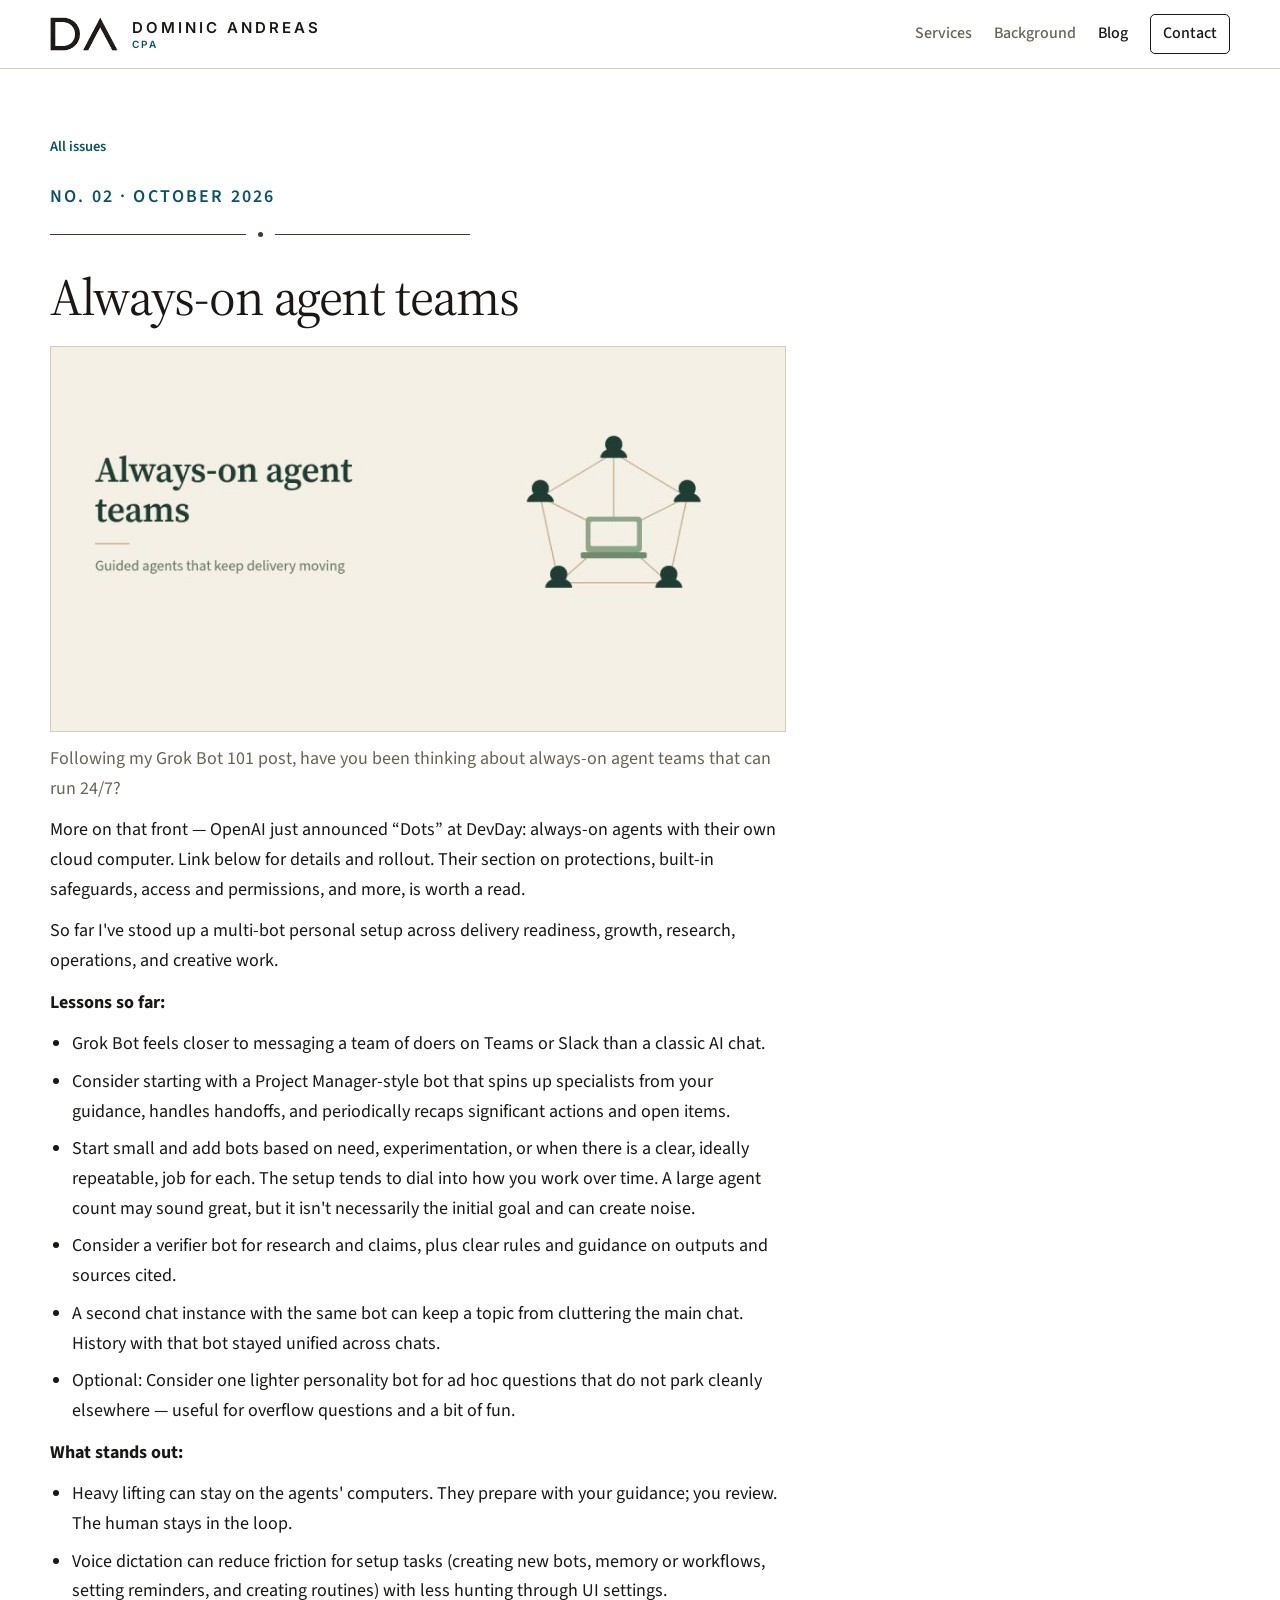
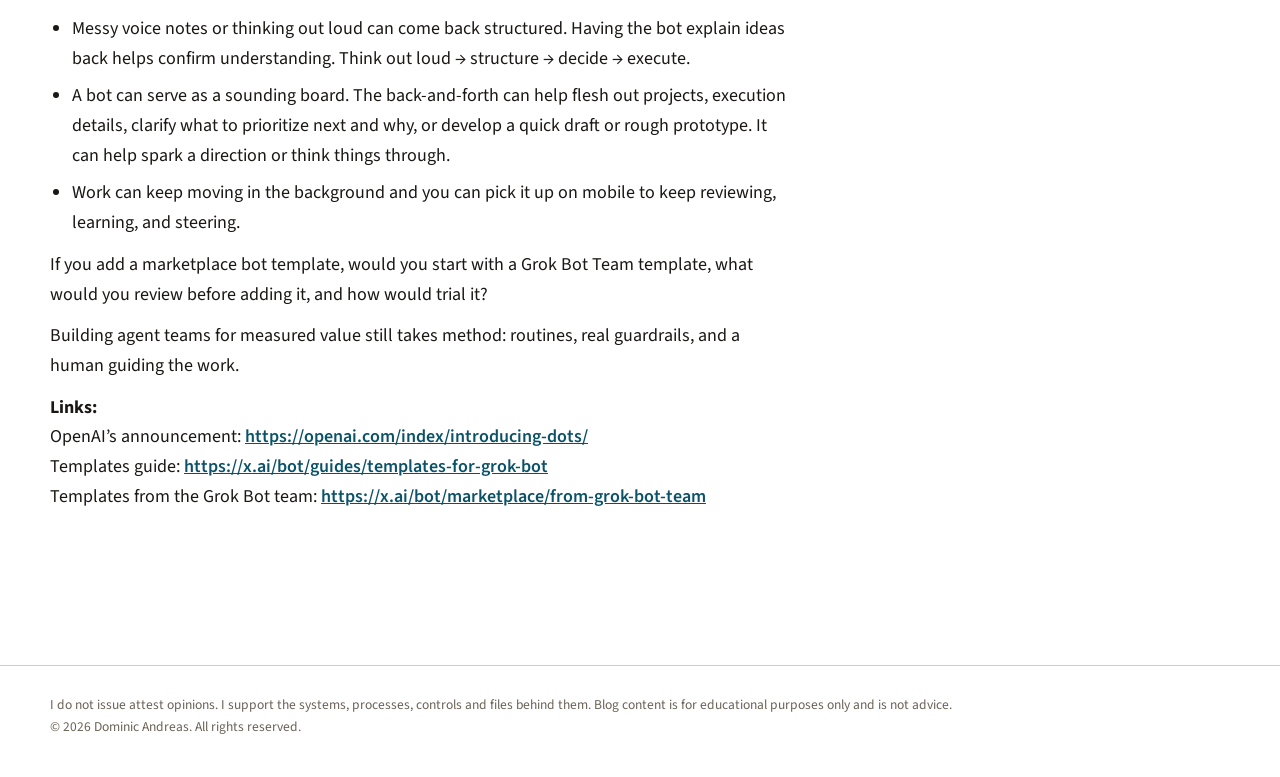
<file: blog/posts/always-on-agent-teams.html>
<!DOCTYPE html>
<!-- Public post. Source: versions/option-2/always-on-agent-teams-live.html -->
<html lang="en"><head>
  <meta charset="UTF-8">
  <meta name="viewport" content="width=device-width, initial-scale=1">
  <title>Always-on agent teams — Dominic Andreas, CPA</title>
  <meta name="description" content="Guided agents that keep delivery moving.">
  <meta name="theme-color" content="#46382A">
  <link href="https://fonts.googleapis.com/css2?family=Source+Sans+3:ital,wght@0,400;0,500;0,600;0,700;1,400&amp;family=Source+Serif+4:ital,opsz,wght@0,8..60,400;0,8..60,600;1,8..60,400&amp;family=Inter:wght@400;500;600;700&amp;display=swap" rel="stylesheet">
  <link rel="icon" href="data:image/svg+xml,%3Csvg xmlns='http://www.w3.org/2000/svg' viewBox='0 0 32 32'%3E%3Ccircle cx='16' cy='16' r='6' fill='%2346382A'/%3E%3C/svg%3E">
  <style>

    :root {
      --forest: #46382A;
      --forest-2: #3E3125;
      --ink: #1A1714;
      --muted: #6B6256;
      --paper: #FFFFFF;
      --rule: #D6CCBC;
      --clay: #46382A;
      --panel: #FFFFFF;
      --sage: #7A6540;
    }
    * { box-sizing: border-box; margin: 0; padding: 0; }
    html { scroll-behavior: smooth; }
    body {
      background: var(--paper);
      color: var(--ink);
      font-family: "Source Sans 3", "Segoe UI", system-ui, sans-serif;
      font-size: 17px;
      line-height: 1.6;
    }
    img { display: block; max-width: 100%; }
    a { color: inherit; text-decoration: none; }
    a:hover { color: var(--forest-2); }
    :focus-visible { outline: 2px solid var(--forest); outline-offset: 3px; }
    ::selection { background: var(--forest); color: var(--paper); }
    .wrap { width: min(1180px, calc(100% - 40px)); margin: 0 auto; }
    header {
      position: sticky;
      top: 0;
      z-index: 10;
      background: #FFFFFF;
      backdrop-filter: blur(16px);
      border-bottom: 1px solid var(--rule);
    }
    .nav {
      display: flex;
      align-items: center;
      justify-content: space-between;
      gap: 20px;
      min-height: 68px;
      flex-wrap: wrap;
      padding: 8px 0;
    }
    .logo { display: flex; align-items: center; gap: 10px; font-weight: 700; }
    .dot { width: 10px; height: 10px; border-radius: 50%; background: var(--forest); flex: 0 0 auto; }
    .logo svg, .logo img.wordmark, .logo img.wordmark-da { display: block; height: 34px; width: auto; max-width: none; flex-shrink: 0; }
    .logo .lockup {
      display: flex;
      flex-direction: row;
      align-items: center;
      gap: 14px;
    }
    .logo .lockup-name {
      display: flex;
      flex-direction: column;
      align-items: flex-start;
      gap: 4px;
      line-height: 1;
    }
    .logo .lockup-word,
    .logo .logo-cred {
      font-family: "Inter", system-ui, sans-serif !important;
      font-weight: 600;
      line-height: 1;
      white-space: nowrap;
    }
    .logo .lockup-word {
      font-size: 15px;
      letter-spacing: 0.2em;
      color: #1A1714;
    }
    .logo .logo-cred {
      font-size: 10px;
      letter-spacing: 0.22em;
      color: #0B5269;
    }
    .nav-right { display: flex; align-items: center; flex-wrap: wrap; justify-content: flex-end; gap: 8px 22px; font-size: 16px; font-weight: 500; color: var(--muted); }
    .nav-right a { transition: color .15s ease, border-color .15s ease, background .15s ease; }
    .nav-right a:hover,
    .nav-right a[aria-current="page"] { color: var(--ink); }
    .nav-right a[href*="contact"] {
      padding: 6px 12px;
      border: 1px solid #1A1714;
      border-radius: 5px;
      color: #1A1714;
    }
    .nav-right a[href*="contact"]:hover { background: #1A1714; color: #FFFFFF; }
    h1, h2, h3 { font-family: "Source Serif 4", Georgia, serif; font-weight: 400; letter-spacing: -0.02em; }
    .kicker {
      font-size: 12px;
      letter-spacing: 0.12em;
      text-transform: uppercase;
      font-weight: 600;
      color: #0B5269;
    }
    .page { padding: 64px 0 96px; }
    .lede { max-width: var(--measure, 46rem); color: var(--muted); font-size: 18.5px; line-height: 1.55; }
    .sample { margin-top: 18px; max-width: 68ch; font-size: 14px; color: var(--muted); }
    footer {
      border-top: 1px solid var(--rule);
      padding: 28px 0 40px;
      font-size: 13.5px;
      color: var(--muted);
    }
    .back { display: inline-block; font-size: 14.5px; font-weight: 600; color: #0B5269; }
    .byline { margin-top: 16px; font-size: 14.5px; color: var(--muted); }
    @media (max-width: 720px) {
      .page { padding: 36px 0 64px; }
      .nav-right { gap: 8px 16px; font-size: 15.5px; }
    }
    @media (prefers-reduced-motion: reduce) { html { scroll-behavior: auto; } }

    .nav-right { font-size: 16px; }
    .mast {
      display: grid;
      grid-template-columns: minmax(0, 1.2fr) minmax(220px, 0.8fr);
      gap: 36px;
      align-items: end;
      background: #F2EDE3;
      padding: 36px 36px 32px;
    }
    .mast h1 { font-size: clamp(42px, 5.5vw, 64px); line-height: 1.12; font-weight: 400; max-width: 10ch; }
    .rule-dot { display: flex; align-items: center; gap: 12px; margin: 20px 0 16px; max-width: 420px; }
    .rule-dot::before, .rule-dot::after { content: ""; height: 1px; background: var(--clay); flex: 1; }
    .rule-dot span { width: 5px; height: 5px; border-radius: 50%; background: var(--clay); }
    .mast .lede { max-width: 36ch; }
    .mast img { width: 100%; height: 230px; object-fit: cover; object-position: center 62%; }
    .issues { margin-top: 28px; border-top: 1px solid var(--rule); }
    .issue {
      display: grid;
      grid-template-columns: 120px minmax(0, 1fr);
      gap: 20px;
      padding: 24px 0;
      border-bottom: 1px solid var(--rule);
    }
    .issue .num { font-weight: 700; color: var(--forest); letter-spacing: 0.04em; }
    .issue time { display: block; margin-top: 6px; color: var(--muted); font-size: 14.5px; }
    .issue h2 { font-size: clamp(26px, 3vw, 34px); line-height: 1.22; font-weight: 400; }
    .issue .dek { margin-top: 8px; color: var(--muted); max-width: 62ch; }
    .mast-slim { max-width: 760px; margin-bottom: 28px; }
    .mast-slim .series { font-size: 15px; font-weight: 700; color: var(--forest); }
    .essay { --measure: 46rem; }
    .essay h1 { font-size: clamp(36px, 5vw, 52px); line-height: 1.22; font-weight: 400; margin: 8px 0 12px; max-width: var(--measure); }
    .essay h2 { font-size: 28px; line-height: 1.25; font-weight: 400; margin: 32px 0 0; }
    .essay p { margin-top: 12px; font-size: 18px; line-height: 1.65; max-width: var(--measure); }
    .essay ul { margin: 12px 0 0; padding-left: 1.2em; max-width: var(--measure); font-size: 18px; line-height: 1.65; }
    .essay li { margin-top: 8px; }
    .essay .body-one a { color: #0B5269; font-weight: 600; text-decoration: underline; }
    .essay figure { margin: 18px 0 8px; max-width: var(--measure); }
    .essay figure img { width: 100%; height: auto; border: 1px solid var(--rule); }
    .sign { margin-top: 36px; }
    @media (max-width: 800px) {
      .mast, .issue { grid-template-columns: 1fr; }
      .mast { padding: 24px 20px; }
      .mast img { height: 200px; }
    }

  </style>
</head>
<body>
  <header>
    <div class="wrap nav">
      <a class="logo" href="../../index.html" aria-label="Dominic Andreas, CPA"><span class="lockup"><img class="wordmark-da" src="../../da-monogram.png" alt="" height="34"><span class="lockup-name"><span class="lockup-word">DOMINIC ANDREAS</span><span class="logo-cred">CPA</span></span></span></a>
      <nav class="nav-right" aria-label="Primary">
        <a href="../../index.html#services">Services</a>
        <a href="../../background.html">Background</a>
        <a href="../index.html" aria-current="page">Blog</a>
        <a href="../../contact.html">Contact</a>
      </nav>
    </div>
  </header>
  <main class="page">
    <article class="wrap essay">
      <div class="mast-slim">
        <a class="back" href="../index.html">All issues</a>
        <p class="kicker" style="margin-top:22px"><time datetime="2026-10-03">No. 02 · october 2026</time></p>
        <div class="rule-dot" aria-hidden="true"><span></span></div>
      </div>
      <h1>Always-on agent teams</h1>
      <div class="body-one">
        <figure>
          <img src="always-on-agent-teams.jpg" alt="A laptop at the center of a five-person agent team.">
        </figure>
        <p class="lede">Following my Grok Bot 101 post, have you been thinking about always-on agent teams that can run 24/7?</p>
        <p>More on that front — OpenAI just announced “Dots” at DevDay: always-on agents with their own cloud computer. Link below for details and rollout. Their section on protections, built-in safeguards, access and permissions, and more, is worth a read.</p>
        <p>So far I've stood up a multi-bot personal setup across delivery readiness, growth, research, operations, and creative work.</p>
        <p><b>Lessons so far:</b></p>
        <ul>
          <li>Grok Bot feels closer to messaging a team of doers on Teams or Slack than a classic AI chat.</li>
          <li>Consider starting with a Project Manager-style bot that spins up specialists from your guidance, handles handoffs, and periodically recaps significant actions and open items.</li>
          <li>Start small and add bots based on need, experimentation, or when there is a clear, ideally repeatable, job for each. The setup tends to dial into how you work over time. A large agent count may sound great, but it isn't necessarily the initial goal and can create noise.</li>
          <li>Consider a verifier bot for research and claims, plus clear rules and guidance on outputs and sources cited.</li>
          <li>A second chat instance with the same bot can keep a topic from cluttering the main chat. History with that bot stayed unified across chats.</li>
          <li>Optional: Consider one lighter personality bot for ad hoc questions that do not park cleanly elsewhere — useful for overflow questions and a bit of fun.</li>
        </ul>
        <p><b>What stands out:</b></p>
        <ul>
          <li>Heavy lifting can stay on the agents' computers. They prepare with your guidance; you review. The human stays in the loop.</li>
          <li>Voice dictation can reduce friction for setup tasks (creating new bots, memory or workflows, setting reminders, and creating routines) with less hunting through UI settings.</li>
          <li>Messy voice notes or thinking out loud can come back structured. Having the bot explain ideas back helps confirm understanding. Think out loud → structure → decide → execute.</li>
          <li>A bot can serve as a sounding board. The back-and-forth can help flesh out projects, execution details, clarify what to prioritize next and why, or develop a quick draft or rough prototype. It can help spark a direction or think things through.</li>
          <li>Work can keep moving in the background and you can pick it up on mobile to keep reviewing, learning, and steering.</li>
        </ul>
        <p>If you add a marketplace bot template, would you start with a Grok Bot Team template, what would you review before adding it, and how would trial it?</p>
        <p>Building agent teams for measured value still takes method: routines, real guardrails, and a human guiding the work.</p>
        <p><b>Links:</b><br>OpenAI’s announcement: <a href="https://openai.com/index/introducing-dots/">https://openai.com/index/introducing-dots/</a><br>Templates guide: <a href="https://x.ai/bot/guides/templates-for-grok-bot">https://x.ai/bot/guides/templates-for-grok-bot</a><br>Templates from the Grok Bot team: <a href="https://x.ai/bot/marketplace/from-grok-bot-team">https://x.ai/bot/marketplace/from-grok-bot-team</a></p>
      </div>
      <p class="end" style="margin-top:28px"><br></p>
    </article>
  </main>
  <footer>
    <div class="wrap">I do not issue attest opinions. I support the systems, processes, controls and files behind them. Blog content is for educational purposes only and is not advice.<br>© 2026 Dominic Andreas. All rights reserved.</div>
  </footer>
</body></html>
</file>
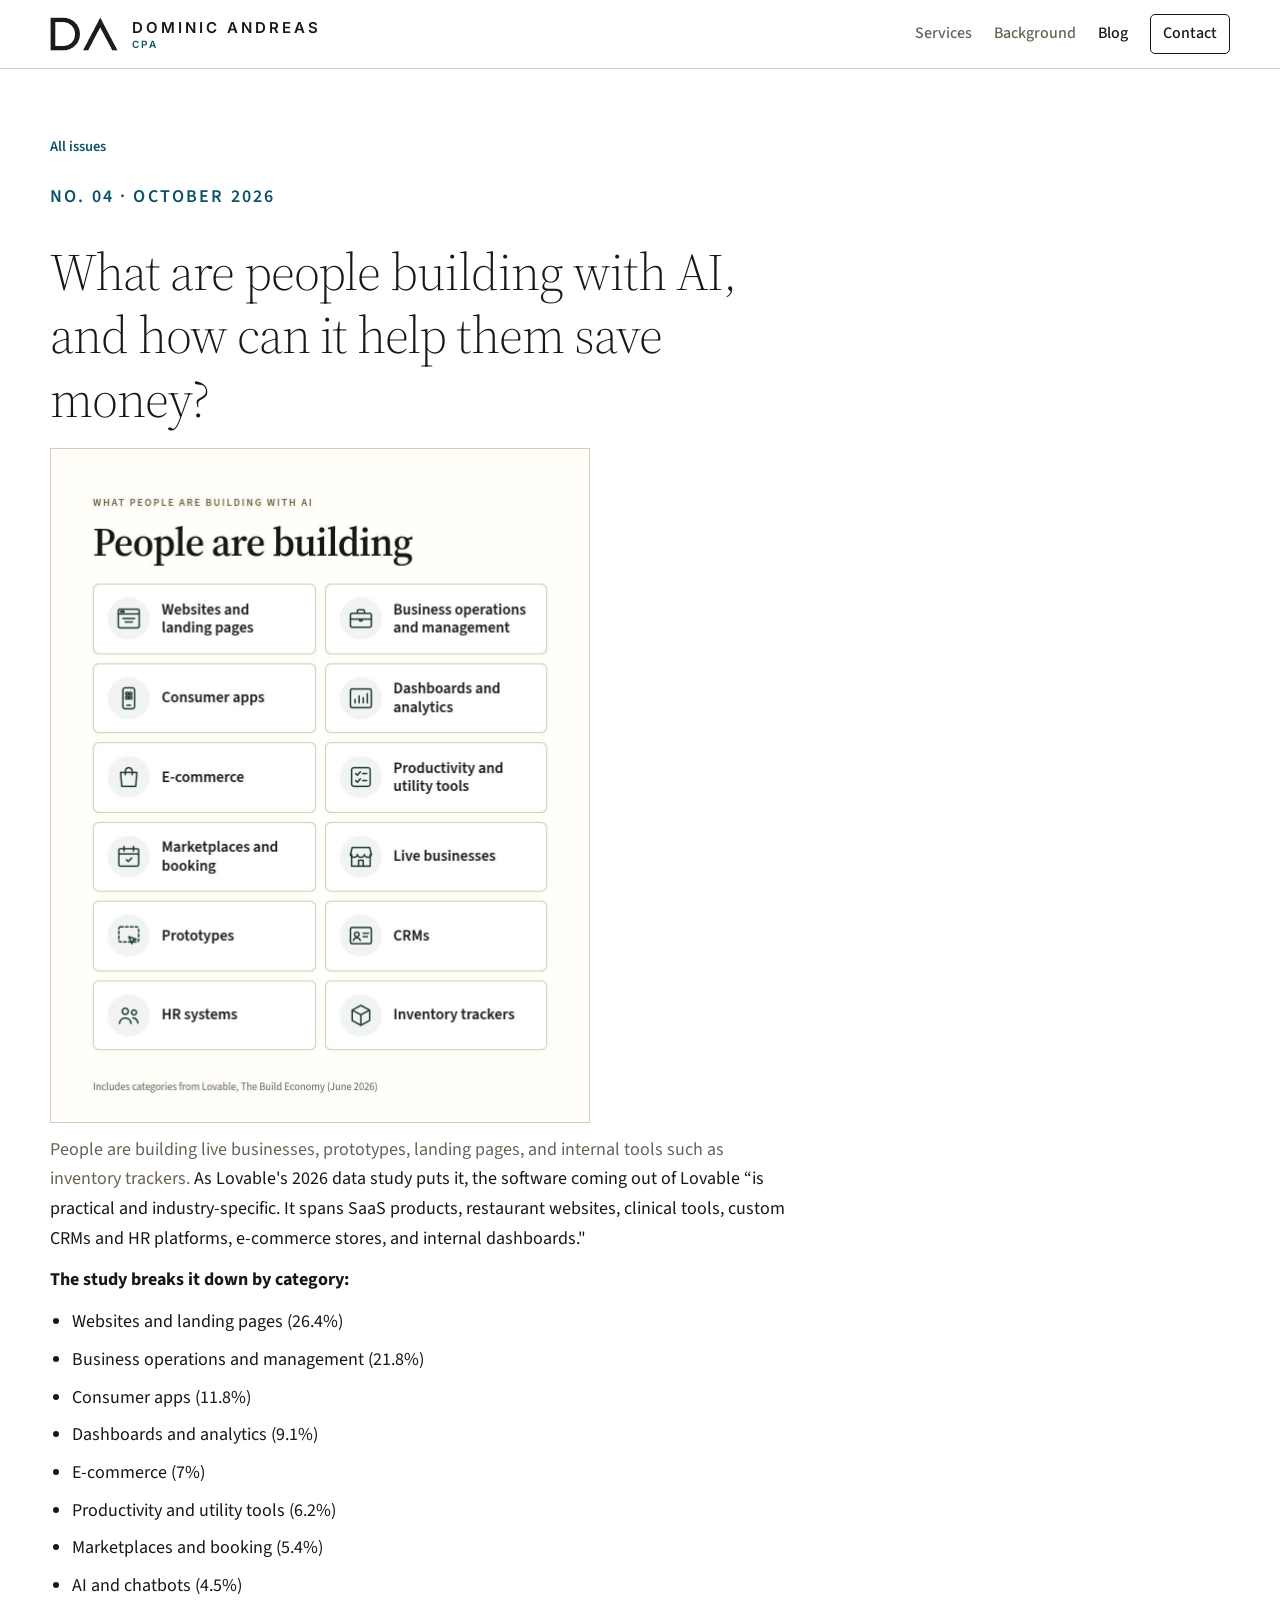
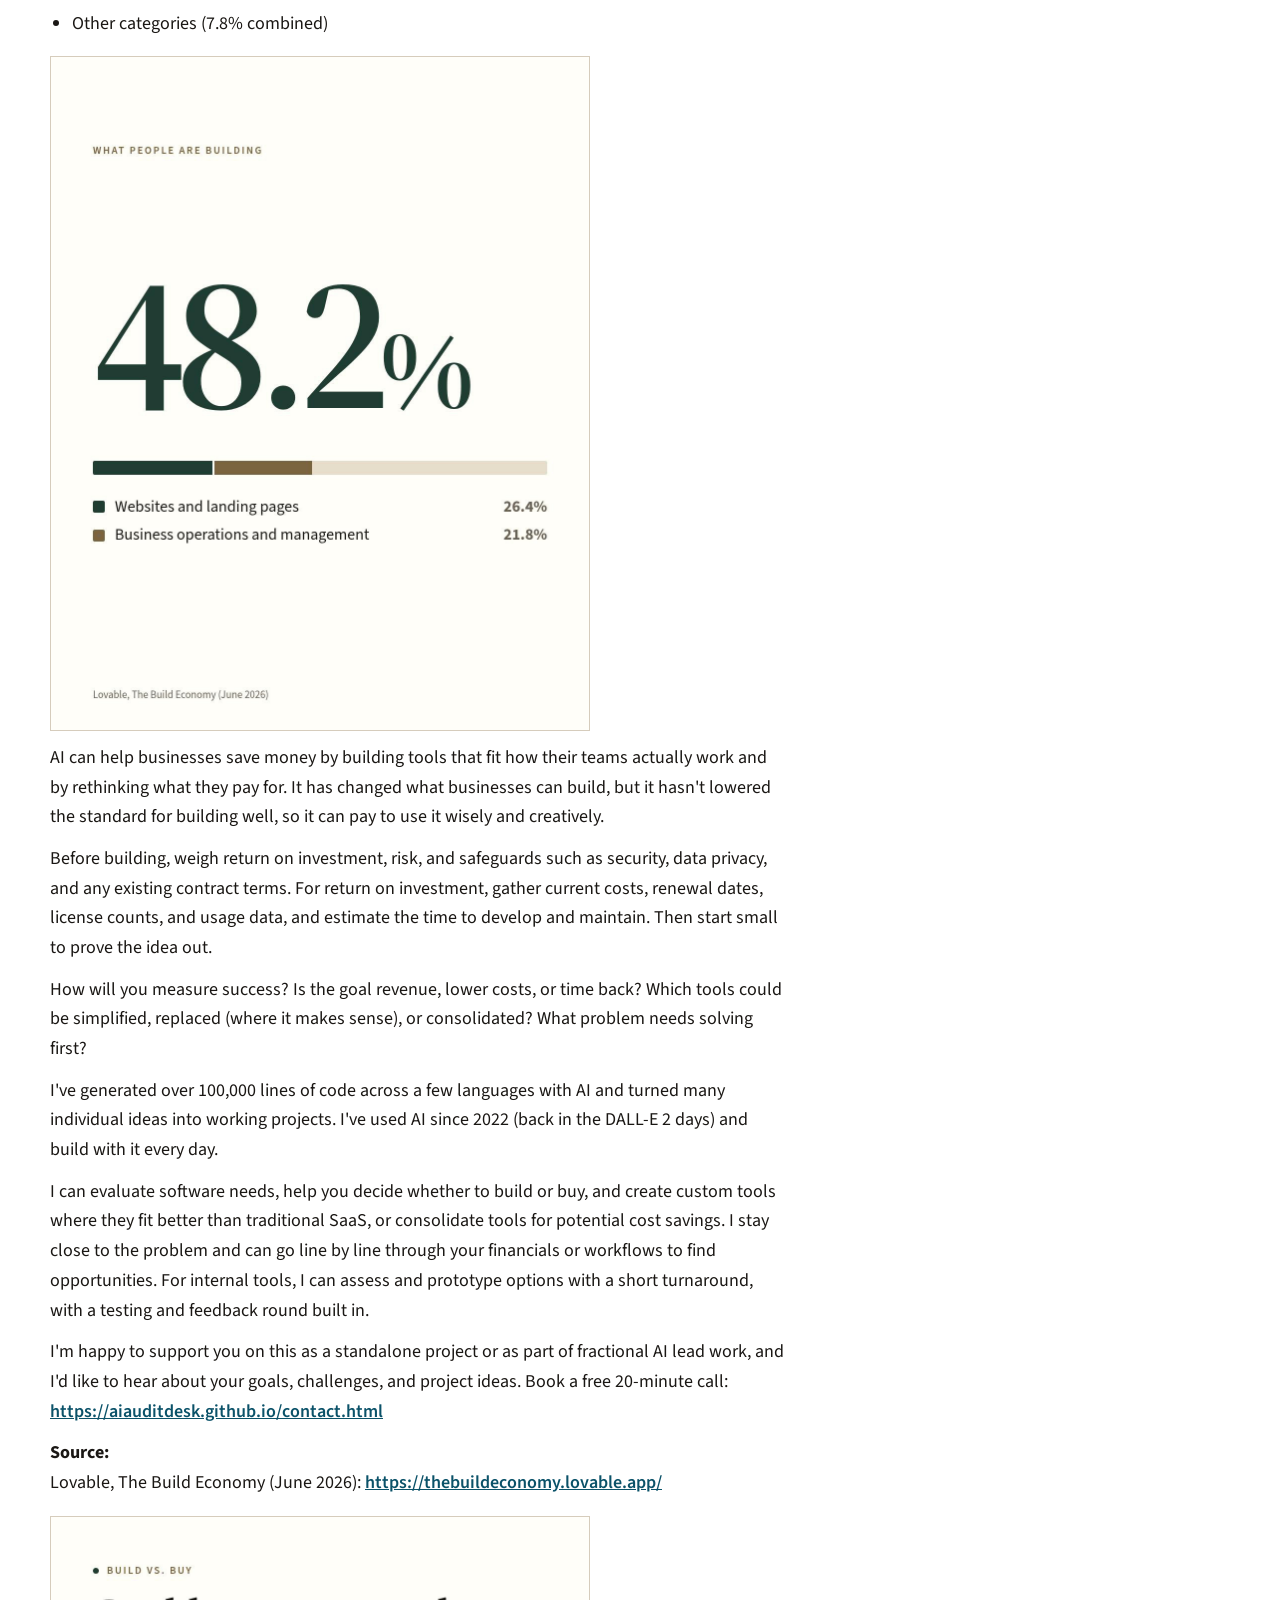
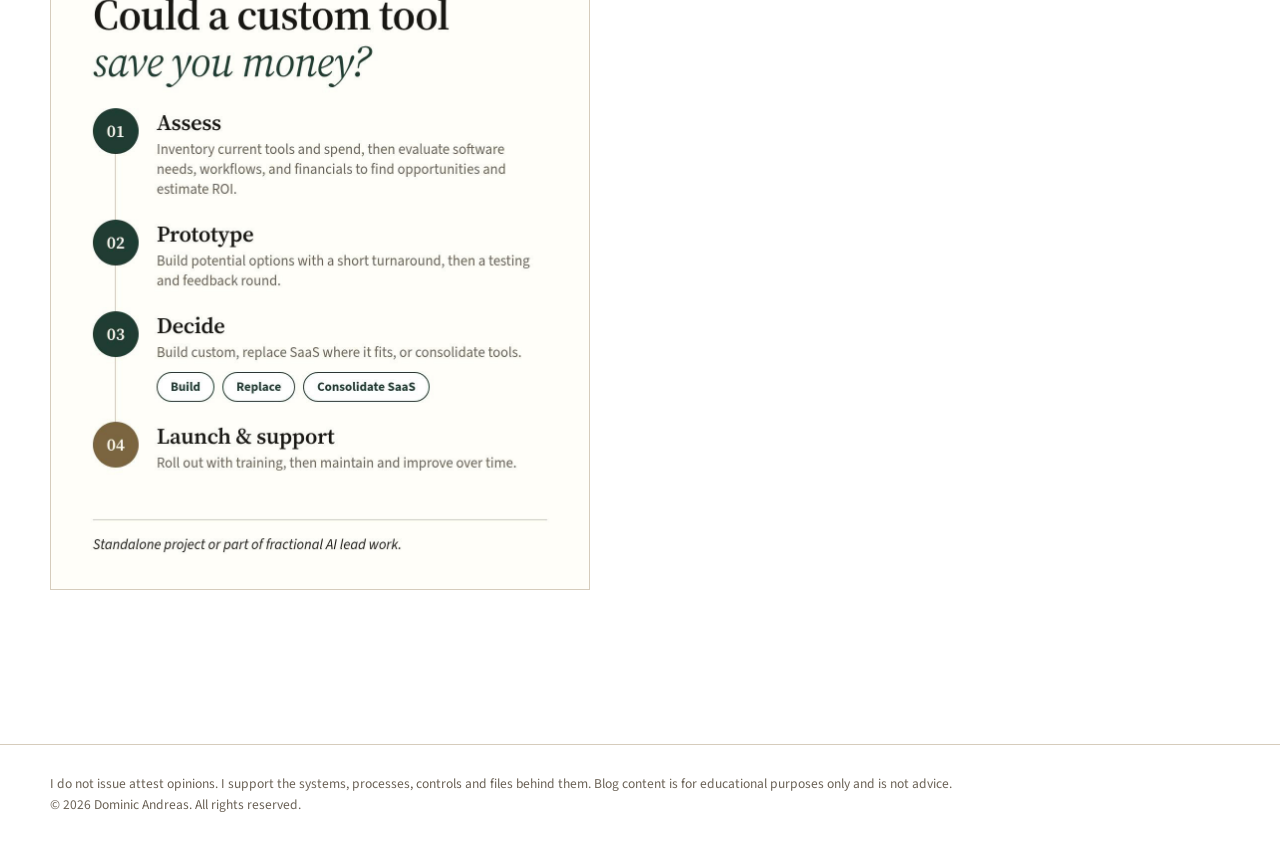
<file: blog/posts/business-ai-savings.html>
<!DOCTYPE html>
<!-- Public post. Source: versions/option-2/business-ai-savings-live.html -->
<html lang="en"><head>
  <meta charset="UTF-8">
  <meta name="viewport" content="width=device-width, initial-scale=1">
  <title>What are people building with AI? — Dominic Andreas, CPA</title>
  <meta name="description" content="What people are building with AI, and how custom tools can help a business save money.">
  <meta name="theme-color" content="#46382A">
  <link href="https://fonts.googleapis.com/css2?family=Source+Sans+3:ital,wght@0,400;0,500;0,600;0,700;1,400&amp;family=Source+Serif+4:ital,opsz,wght@0,8..60,400;0,8..60,600;1,8..60,400&amp;family=Inter:wght@400;500;600;700&amp;display=swap" rel="stylesheet">
  <link rel="icon" href="data:image/svg+xml,%3Csvg xmlns='http://www.w3.org/2000/svg' viewBox='0 0 32 32'%3E%3Ccircle cx='16' cy='16' r='6' fill='%2346382A'/%3E%3C/svg%3E">
  <style>

    :root {
      --forest: #46382A;
      --forest-2: #3E3125;
      --ink: #1A1714;
      --muted: #6B6256;
      --paper: #FFFFFF;
      --rule: #D6CCBC;
      --clay: #46382A;
      --panel: #FFFFFF;
      --sage: #7A6540;
    }
    * { box-sizing: border-box; margin: 0; padding: 0; }
    html { scroll-behavior: smooth; }
    body {
      background: var(--paper);
      color: var(--ink);
      font-family: "Source Sans 3", "Segoe UI", system-ui, sans-serif;
      font-size: 17px;
      line-height: 1.6;
    }
    img { display: block; max-width: 100%; }
    a { color: inherit; text-decoration: none; }
    a:hover { color: var(--forest-2); }
    :focus-visible { outline: 2px solid var(--forest); outline-offset: 3px; }
    ::selection { background: var(--forest); color: var(--paper); }
    .wrap { width: min(1180px, calc(100% - 40px)); margin: 0 auto; }
    header {
      position: sticky;
      top: 0;
      z-index: 10;
      background: #FFFFFF;
      backdrop-filter: blur(16px);
      border-bottom: 1px solid var(--rule);
    }
    .nav {
      display: flex;
      align-items: center;
      justify-content: space-between;
      gap: 20px;
      min-height: 68px;
      flex-wrap: wrap;
      padding: 8px 0;
    }
    .logo { display: flex; align-items: center; gap: 10px; font-weight: 700; }
    .dot { width: 10px; height: 10px; border-radius: 50%; background: var(--forest); flex: 0 0 auto; }
    .logo svg, .logo img.wordmark, .logo img.wordmark-da { display: block; height: 34px; width: auto; max-width: none; flex-shrink: 0; }
    .logo .lockup {
      display: flex;
      flex-direction: row;
      align-items: center;
      gap: 14px;
    }
    .logo .lockup-name {
      display: flex;
      flex-direction: column;
      align-items: flex-start;
      gap: 4px;
      line-height: 1;
    }
    .logo .lockup-word,
    .logo .logo-cred {
      font-family: "Inter", system-ui, sans-serif !important;
      font-weight: 600;
      line-height: 1;
      white-space: nowrap;
    }
    .logo .lockup-word {
      font-size: 15px;
      letter-spacing: 0.2em;
      color: #1A1714;
    }
    .logo .logo-cred {
      font-size: 10px;
      letter-spacing: 0.22em;
      color: #0B5269;
    }
    .nav-right { display: flex; align-items: center; flex-wrap: wrap; justify-content: flex-end; gap: 8px 22px; font-size: 16px; font-weight: 500; color: var(--muted); }
    .nav-right a { transition: color .15s ease, border-color .15s ease, background .15s ease; }
    .nav-right a:hover,
    .nav-right a[aria-current="page"] { color: var(--ink); }
    .nav-right a[href*="contact"] {
      padding: 6px 12px;
      border: 1px solid #1A1714;
      border-radius: 5px;
      color: #1A1714;
    }
    .nav-right a[href*="contact"]:hover { background: #1A1714; color: #FFFFFF; }
    h1, h2, h3 { font-family: "Source Serif 4", Georgia, serif; font-weight: 400; letter-spacing: -0.02em; }
    .kicker {
      font-size: 12px;
      letter-spacing: 0.12em;
      text-transform: uppercase;
      font-weight: 600;
      color: #0B5269;
    }
    .page { padding: 64px 0 96px; }
    .lede { max-width: var(--measure, 46rem); color: var(--muted); font-size: 18.5px; line-height: 1.55; }
    .sample { margin-top: 18px; max-width: 68ch; font-size: 14px; color: var(--muted); }
    footer {
      border-top: 1px solid var(--rule);
      padding: 28px 0 40px;
      font-size: 13.5px;
      color: var(--muted);
    }
    .back { display: inline-block; font-size: 14.5px; font-weight: 600; color: #0B5269; }
    .byline { margin-top: 16px; font-size: 14.5px; color: var(--muted); }
    @media (max-width: 720px) {
      .page { padding: 36px 0 64px; }
      .nav-right { gap: 8px 16px; font-size: 15.5px; }
    }
    @media (prefers-reduced-motion: reduce) { html { scroll-behavior: auto; } }

    .nav-right { font-size: 16px; }
    .mast {
      display: grid;
      grid-template-columns: minmax(0, 1.2fr) minmax(220px, 0.8fr);
      gap: 36px;
      align-items: end;
      background: #F2EDE3;
      padding: 36px 36px 32px;
    }
    .mast h1 { font-size: clamp(42px, 5.5vw, 64px); line-height: 1.12; font-weight: 300; max-width: 10ch; }
    .mast .lede { max-width: 36ch; }
    .mast img { width: 100%; height: 230px; object-fit: cover; object-position: center 62%; }
    .issues { margin-top: 28px; border-top: 1px solid var(--rule); }
    .issue {
      display: grid;
      grid-template-columns: 120px minmax(0, 1fr);
      gap: 20px;
      padding: 24px 0;
      border-bottom: 1px solid var(--rule);
    }
    .issue .num { font-weight: 700; color: var(--forest); letter-spacing: 0.04em; }
    .issue time { display: block; margin-top: 6px; color: var(--muted); font-size: 14.5px; }
    .issue h2 { font-size: clamp(26px, 3vw, 34px); line-height: 1.22; font-weight: 300; }
    .issue .dek { margin-top: 8px; color: var(--muted); max-width: 62ch; }
    .mast-slim { max-width: 760px; margin-bottom: 28px; }
    .mast-slim .series { font-size: 15px; font-weight: 700; color: var(--forest); }
    .essay { --measure: 46rem; }
    .essay h1 { font-size: clamp(36px, 5vw, 52px); line-height: 1.22; font-weight: 300; margin: 8px 0 12px; max-width: var(--measure); }
    .essay h2 { font-size: 28px; line-height: 1.25; font-weight: 300; margin: 32px 0 0; }
    .essay p { margin-top: 12px; font-size: 18px; line-height: 1.65; max-width: var(--measure); }
    .essay ul { margin: 12px 0 0; padding-left: 1.2em; max-width: var(--measure); font-size: 18px; line-height: 1.65; }
    .essay li { margin-top: 8px; }
    .essay .body-one a { color: #0B5269; font-weight: 600; text-decoration: underline; }
    .essay figure { margin: 18px 0 8px; max-width: 540px; }
    .essay figure img { width: 100%; height: auto; border: 1px solid var(--rule); }
    .sign { margin-top: 36px; }
    @media (max-width: 800px) {
      .mast, .issue { grid-template-columns: 1fr; }
      .mast { padding: 24px 20px; }
      .mast img { height: 200px; }
    }

  </style>
</head>
<body>
  <header>
    <div class="wrap nav">
      <a class="logo" href="../../index.html" aria-label="Dominic Andreas, CPA"><span class="lockup"><img class="wordmark-da" src="../../da-monogram.png" alt="" height="34"><span class="lockup-name"><span class="lockup-word">DOMINIC ANDREAS</span><span class="logo-cred">CPA</span></span></span></a>

      <nav class="nav-right" aria-label="Primary">
        <a href="../../index.html#services">Services</a>
        <a href="../../background.html">Background</a>
        <a href="../index.html" aria-current="page">Blog</a>
        <a href="../../contact.html">Contact</a>
      </nav>
    </div>
  </header>
  <main class="page">

    <article class="wrap essay">
      <div class="mast-slim">
        <a class="back" href="../index.html">All issues</a>
        <p class="kicker" style="margin-top:22px"><time datetime="2026-10-20">No. 04 · october 2026</time></p>
      </div>
      <h1>What are people building with AI, and how can it help them save money?</h1>
      <div class="body-one">
        <figure>
          <img src="business-ai-savings.jpg" alt="Twelve categories of what people are building with AI, including websites, operations tools, CRMs, and inventory trackers.">
        </figure>
        <p class="lede">People are building live businesses, prototypes, landing pages, and internal tools such as inventory trackers.&nbsp;<span style="color: rgb(26, 23, 20);">As Lovable's 2026 data study puts it, the software coming out of Lovable “is practical and industry-specific. It spans SaaS products, restaurant websites, clinical tools, custom CRMs and HR platforms, e-commerce stores, and internal dashboards."&nbsp;</span></p>
        <p><b>The study breaks it down by category:</b></p>
        <ul>
          <li>Websites and landing pages (26.4%)</li>
          <li>Business operations and management (21.8%)</li>
          <li>Consumer apps (11.8%)</li>
          <li>Dashboards and analytics (9.1%)</li>
          <li>E-commerce (7%)</li>
          <li>Productivity and utility tools (6.2%)</li>
          <li>Marketplaces and booking (5.4%)</li>
          <li>AI and chatbots (4.5%)</li>
          <li>Other categories (7.8% combined)</li>
        </ul>
        <figure>
          <img src="business-ai-savings-data.jpg" alt="48.2 percent of builds are websites and landing pages or business operations and management, per Lovable, The Build Economy, June 2026.">
        </figure>
        <p>AI can help businesses save money by building tools that fit how their teams actually work and by rethinking what they pay for. It has changed what businesses can build, but it hasn't lowered the standard for building well, so it can pay to use it wisely and creatively.</p>
        <p>Before building, weigh return on investment, risk, and safeguards such as security, data privacy, and any existing contract terms. For return on investment, gather current costs, renewal dates, license counts, and usage data, and estimate the time to develop and maintain. Then start small to prove the idea out.</p>
        <p>How will you measure success? Is the goal revenue, lower costs, or time back? Which tools could be simplified, replaced (where it makes sense), or consolidated? What problem needs solving first?</p>
        <p>I've generated over 100,000 lines of code across a few languages with AI and turned many individual ideas into working projects. I've used AI since 2022 (back in the DALL-E 2 days) and build with it every day.</p>
        <p>I can evaluate software needs, help you decide whether to build or buy, and create custom tools where they fit better than traditional SaaS, or consolidate tools for potential cost savings. I stay close to the problem and can go line by line through your financials or workflows to find opportunities. For internal tools, I can assess and prototype options with a short turnaround, with a testing and feedback round built in.</p>
        <p>I'm happy to support you on this as a standalone project or as part of fractional AI lead work, and I'd like to hear about your goals, challenges, and project ideas. Book a free 20-minute call: <a href="https://aiauditdesk.github.io/contact.html">https://aiauditdesk.github.io/contact.html</a></p>
        <p><b>Source:</b><br>Lovable, The Build Economy (June 2026): <a href="https://thebuildeconomy.lovable.app/">https://thebuildeconomy.lovable.app/</a></p>
        <figure>
          <img src="business-ai-savings-work-with-me.jpg" alt="Work with me as your fractional AI lead: evaluate software, build or buy, custom tools, consolidate SaaS, and prototype internal tools.">
        </figure>
      </div>
      <p class="end" style="margin-top:28px"><br></p>
    </article>
  </main>

  <footer>
    <div class="wrap">I do not issue attest opinions. I support the systems, processes, controls and files behind them. Blog content is for educational purposes only and is not advice.<br>© 2026 Dominic Andreas. All rights reserved.</div>
  </footer>

  </body></html>
</file>
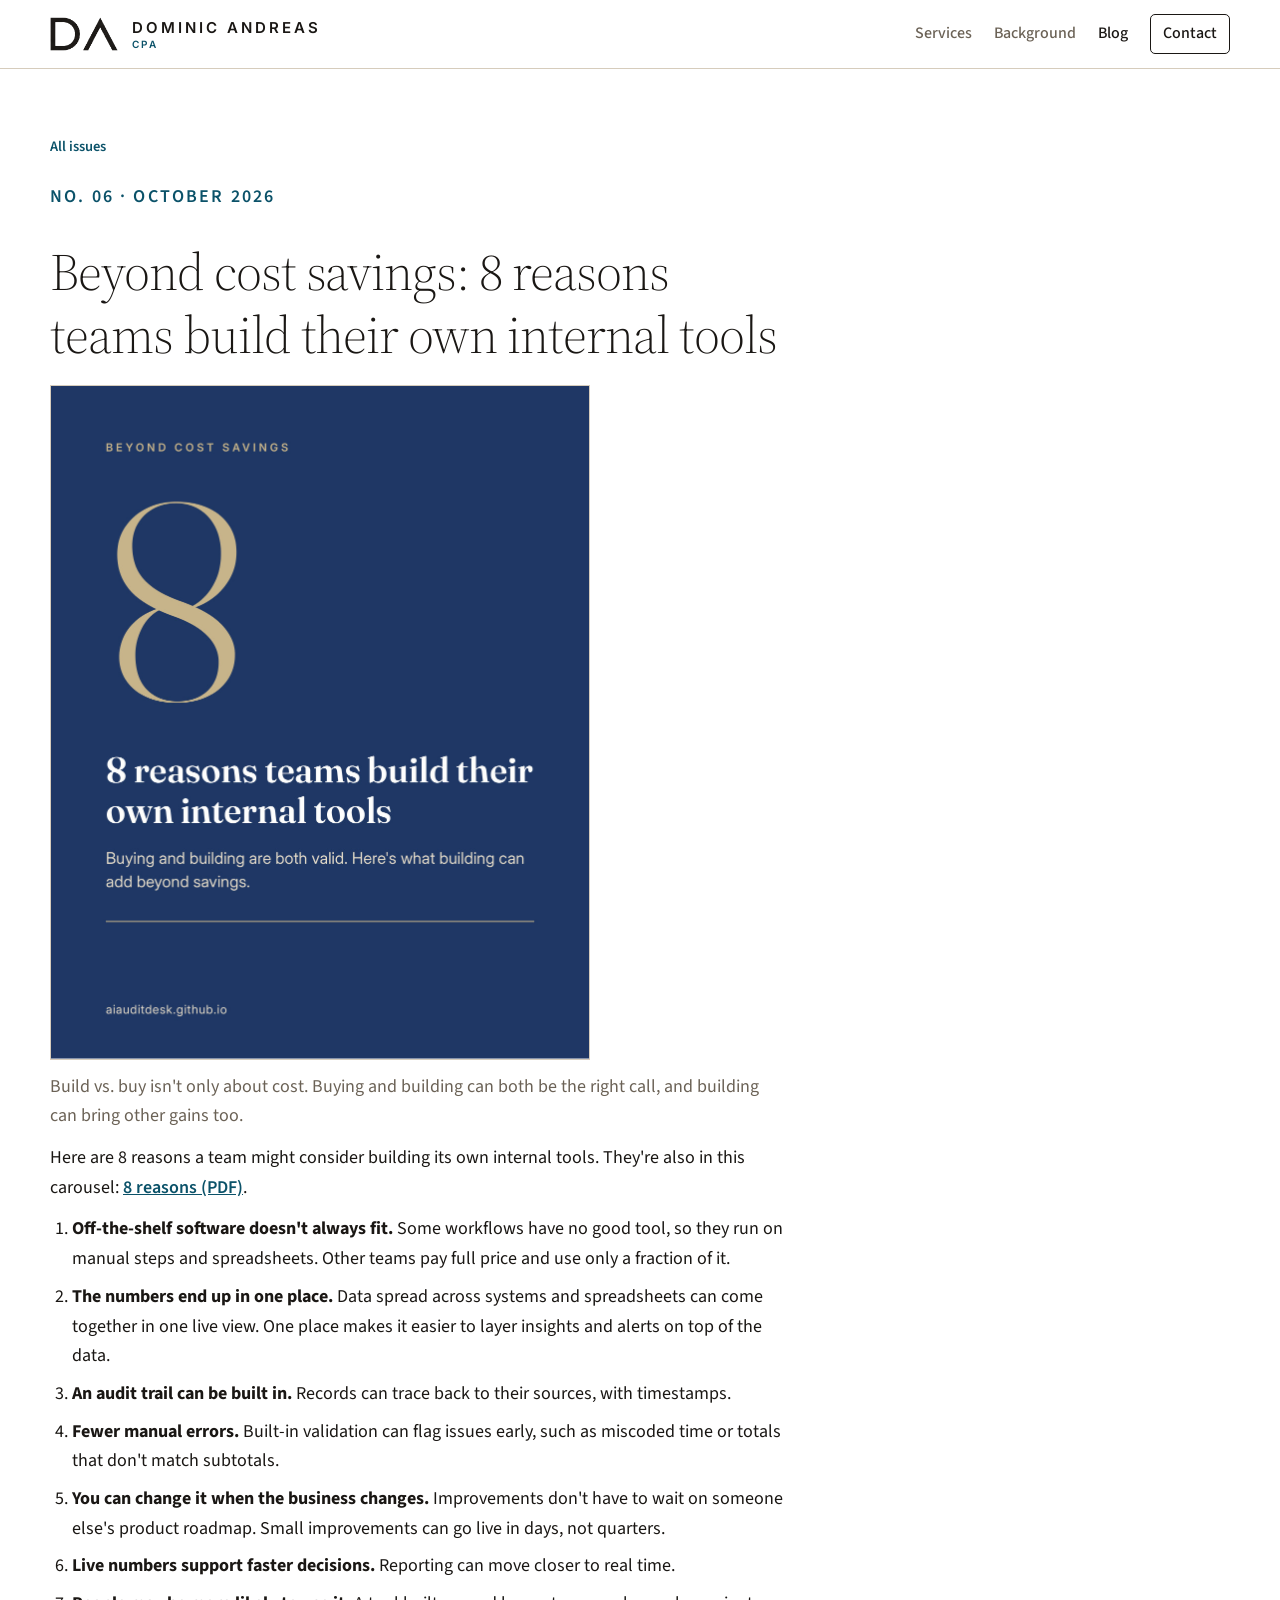
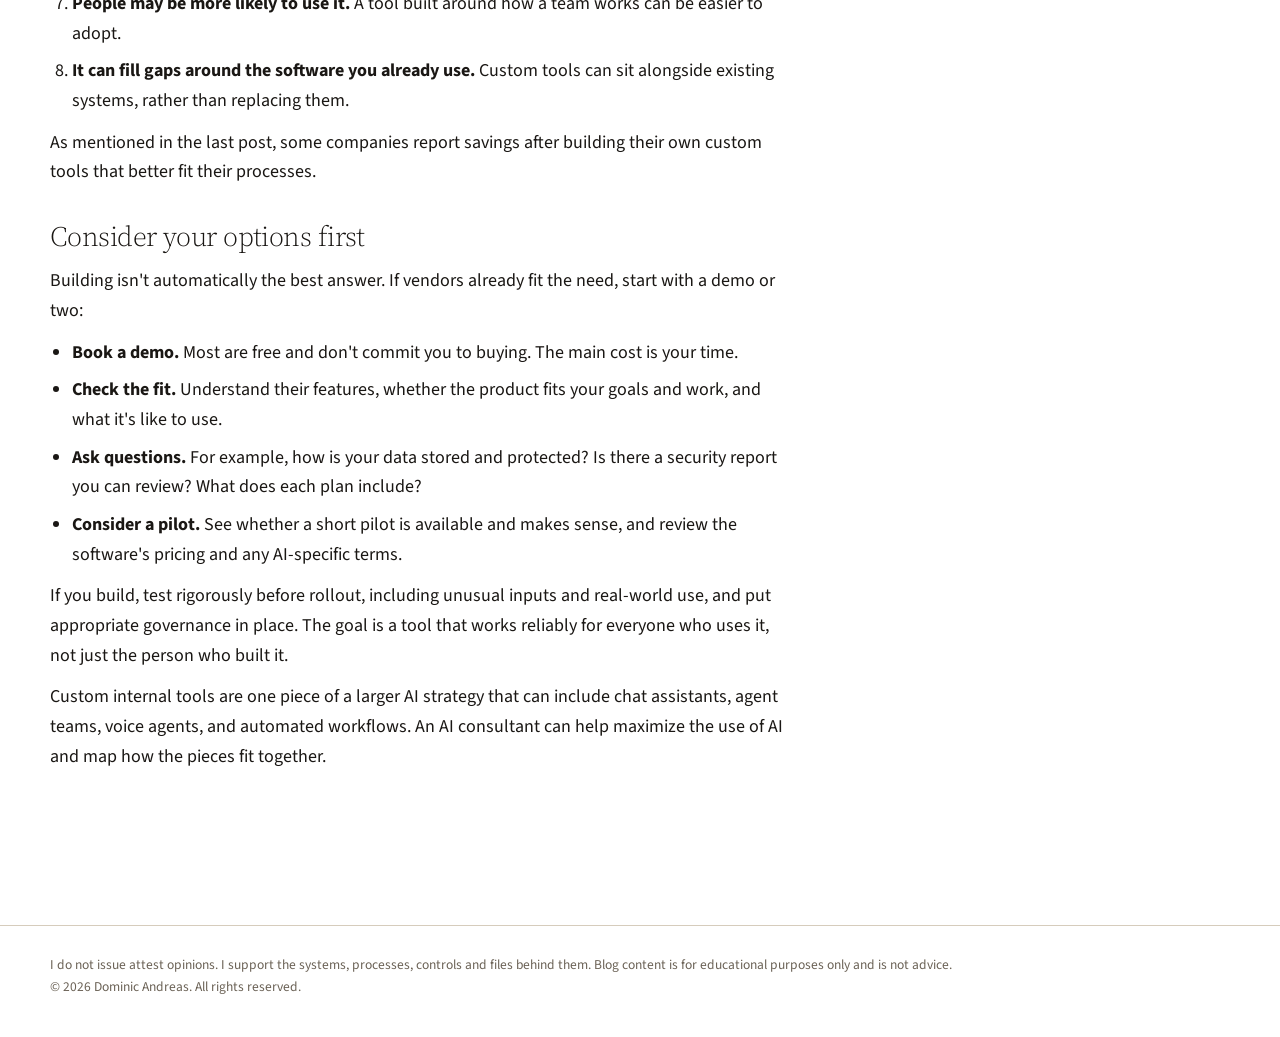
<file: blog/posts/eight-reasons-internal-tools.html>
<!DOCTYPE html>
<!-- Public post. Source: versions/option-2/eight-reasons-internal-tools-live.html -->
<html lang="en"><head>
  <meta charset="UTF-8">
  <meta name="viewport" content="width=device-width, initial-scale=1">
  <title>8 reasons teams build their own internal tools — Dominic Andreas, CPA</title>
  <meta name="description" content="Build vs. buy isn't only about cost. Eight reasons teams build their own internal tools.">
  <meta name="theme-color" content="#46382A">
  <link href="https://fonts.googleapis.com/css2?family=Source+Sans+3:ital,wght@0,400;0,500;0,600;0,700;1,400&amp;family=Source+Serif+4:ital,opsz,wght@0,8..60,400;0,8..60,600;1,8..60,400&amp;family=Inter:wght@400;500;600;700&amp;display=swap" rel="stylesheet">
  <link rel="icon" href="data:image/svg+xml,%3Csvg xmlns='http://www.w3.org/2000/svg' viewBox='0 0 32 32'%3E%3Ccircle cx='16' cy='16' r='6' fill='%2346382A'/%3E%3C/svg%3E">
  <style>

    :root {
      --forest: #46382A;
      --forest-2: #3E3125;
      --ink: #1A1714;
      --muted: #6B6256;
      --paper: #FFFFFF;
      --rule: #D6CCBC;
      --clay: #46382A;
      --panel: #FFFFFF;
      --sage: #7A6540;
    }
    * { box-sizing: border-box; margin: 0; padding: 0; }
    html { scroll-behavior: smooth; }
    body {
      background: var(--paper);
      color: var(--ink);
      font-family: "Source Sans 3", "Segoe UI", system-ui, sans-serif;
      font-size: 17px;
      line-height: 1.6;
    }
    img { display: block; max-width: 100%; }
    a { color: inherit; text-decoration: none; }
    a:hover { color: var(--forest-2); }
    :focus-visible { outline: 2px solid var(--forest); outline-offset: 3px; }
    ::selection { background: var(--forest); color: var(--paper); }
    .wrap { width: min(1180px, calc(100% - 40px)); margin: 0 auto; }
    header {
      position: sticky;
      top: 0;
      z-index: 10;
      background: #FFFFFF;
      backdrop-filter: blur(16px);
      border-bottom: 1px solid var(--rule);
    }
    .nav {
      display: flex;
      align-items: center;
      justify-content: space-between;
      gap: 20px;
      min-height: 68px;
      flex-wrap: wrap;
      padding: 8px 0;
    }
    .logo { display: flex; align-items: center; gap: 10px; font-weight: 700; }
    .dot { width: 10px; height: 10px; border-radius: 50%; background: var(--forest); flex: 0 0 auto; }
    .logo svg, .logo img.wordmark, .logo img.wordmark-da { display: block; height: 34px; width: auto; max-width: none; flex-shrink: 0; }
    .logo .lockup {
      display: flex;
      flex-direction: row;
      align-items: center;
      gap: 14px;
    }
    .logo .lockup-name {
      display: flex;
      flex-direction: column;
      align-items: flex-start;
      gap: 4px;
      line-height: 1;
    }
    .logo .lockup-word,
    .logo .logo-cred {
      font-family: "Inter", system-ui, sans-serif !important;
      font-weight: 600;
      line-height: 1;
      white-space: nowrap;
    }
    .logo .lockup-word {
      font-size: 15px;
      letter-spacing: 0.2em;
      color: #1A1714;
    }
    .logo .logo-cred {
      font-size: 10px;
      letter-spacing: 0.22em;
      color: #0B5269;
    }
    .nav-right { display: flex; align-items: center; flex-wrap: wrap; justify-content: flex-end; gap: 8px 22px; font-size: 16px; font-weight: 500; color: var(--muted); }
    .nav-right a { transition: color .15s ease, border-color .15s ease, background .15s ease; }
    .nav-right a:hover,
    .nav-right a[aria-current="page"] { color: var(--ink); }
    .nav-right a[href*="contact"] {
      padding: 6px 12px;
      border: 1px solid #1A1714;
      border-radius: 5px;
      color: #1A1714;
    }
    .nav-right a[href*="contact"]:hover { background: #1A1714; color: #FFFFFF; }
    h1, h2, h3 { font-family: "Source Serif 4", Georgia, serif; font-weight: 400; letter-spacing: -0.02em; }
    .kicker {
      font-size: 12px;
      letter-spacing: 0.12em;
      text-transform: uppercase;
      font-weight: 600;
      color: #0B5269;
    }
    .page { padding: 64px 0 96px; }
    .lede { max-width: var(--measure, 46rem); color: var(--muted); font-size: 18.5px; line-height: 1.55; }
    .sample { margin-top: 18px; max-width: 68ch; font-size: 14px; color: var(--muted); }
    footer {
      border-top: 1px solid var(--rule);
      padding: 28px 0 40px;
      font-size: 13.5px;
      color: var(--muted);
    }
    .back { display: inline-block; font-size: 14.5px; font-weight: 600; color: #0B5269; }
    .byline { margin-top: 16px; font-size: 14.5px; color: var(--muted); }
    @media (max-width: 720px) {
      .page { padding: 36px 0 64px; }
      .nav-right { gap: 8px 16px; font-size: 15.5px; }
    }
    @media (prefers-reduced-motion: reduce) { html { scroll-behavior: auto; } }

    .nav-right { font-size: 16px; }
    .mast {
      display: grid;
      grid-template-columns: minmax(0, 1.2fr) minmax(220px, 0.8fr);
      gap: 36px;
      align-items: end;
      background: #F2EDE3;
      padding: 36px 36px 32px;
    }
    .mast h1 { font-size: clamp(42px, 5.5vw, 64px); line-height: 1.12; font-weight: 300; max-width: 10ch; }
    .mast .lede { max-width: 36ch; }
    .mast img { width: 100%; height: 230px; object-fit: cover; object-position: center 62%; }
    .issues { margin-top: 28px; border-top: 1px solid var(--rule); }
    .issue {
      display: grid;
      grid-template-columns: 120px minmax(0, 1fr);
      gap: 20px;
      padding: 24px 0;
      border-bottom: 1px solid var(--rule);
    }
    .issue .num { font-weight: 700; color: var(--forest); letter-spacing: 0.04em; }
    .issue time { display: block; margin-top: 6px; color: var(--muted); font-size: 14.5px; }
    .issue h2 { font-size: clamp(26px, 3vw, 34px); line-height: 1.22; font-weight: 300; }
    .issue .dek { margin-top: 8px; color: var(--muted); max-width: 62ch; }
    .mast-slim { max-width: 760px; margin-bottom: 28px; }
    .mast-slim .series { font-size: 15px; font-weight: 700; color: var(--forest); }
    .essay { --measure: 46rem; }
    .essay h1 { font-size: clamp(36px, 5vw, 52px); line-height: 1.22; font-weight: 300; margin: 8px 0 12px; max-width: var(--measure); }
    .essay h2 { font-size: 28px; line-height: 1.25; font-weight: 300; margin: 32px 0 0; }
    .essay p { margin-top: 12px; font-size: 18px; line-height: 1.65; max-width: var(--measure); }
    .essay ul, .essay ol { margin: 12px 0 0; padding-left: 1.2em; max-width: var(--measure); font-size: 18px; line-height: 1.65; }
    .essay li { margin-top: 8px; }
    .essay .body-one a { color: #0B5269; font-weight: 600; text-decoration: underline; }
    .essay figure { margin: 18px 0 8px; max-width: 540px; }
    .essay figure img { width: 100%; height: auto; border: 1px solid var(--rule); }
    .sign { margin-top: 36px; }
    @media (max-width: 800px) {
      .mast, .issue { grid-template-columns: 1fr; }
      .mast { padding: 24px 20px; }
      .mast img { height: 200px; }
    }

  </style>
</head>
<body>
  <header>
    <div class="wrap nav">
      <a class="logo" href="../../index.html" aria-label="Dominic Andreas, CPA"><span class="lockup"><img class="wordmark-da" src="../../da-monogram.png" alt="" height="34"><span class="lockup-name"><span class="lockup-word">DOMINIC ANDREAS</span><span class="logo-cred">CPA</span></span></span></a>

      <nav class="nav-right" aria-label="Primary">
        <a href="../../index.html#services">Services</a>
        <a href="../../background.html">Background</a>
        <a href="../index.html" aria-current="page">Blog</a>
        <a href="../../contact.html">Contact</a>
      </nav>
    </div>
  </header>
  <main class="page">

    <article class="wrap essay">
      <div class="mast-slim">
        <a class="back" href="../index.html">All issues</a>
        <p class="kicker" style="margin-top:22px"><time datetime="2026-10-28">No. 06 · october 2026</time></p>
      </div>
      <h1>Beyond cost savings: 8 reasons teams build their own internal tools</h1>
      <div class="body-one">
        <figure>
          <img src="eight-reasons-internal-tools.jpg" alt="Beyond cost savings: 8 reasons teams build their own internal tools. Buying and building are both valid.">
        </figure>
        <p class="lede">Build vs. buy isn't only about cost. Buying and building can both be the right call, and building can bring other gains too.</p>
        <p>Here are 8 reasons a team might consider building its own internal tools. They're also in this carousel: <a href="eight-reasons-internal-tools.pdf">8 reasons (PDF)</a>.</p>
        <ol>
          <li><b>Off-the-shelf software doesn't always fit.</b> Some workflows have no good tool, so they run on manual steps and spreadsheets. Other teams pay full price and use only a fraction of it.</li>
          <li><b>The numbers end up in one place.</b> Data spread across systems and spreadsheets can come together in one live view. One place makes it easier to layer insights and alerts on top of the data.</li>
          <li><b>An audit trail can be built in.</b> Records can trace back to their sources, with timestamps.</li>
          <li><b>Fewer manual errors.</b> Built-in validation can flag issues early, such as miscoded time or totals that don't match subtotals.</li>
          <li><b>You can change it when the business changes.</b> Improvements don't have to wait on someone else's product roadmap. Small improvements can go live in days, not quarters.</li>
          <li><b>Live numbers support faster decisions.</b> Reporting can move closer to real time.</li>
          <li><b>People may be more likely to use it.</b> A tool built around how a team works can be easier to adopt.</li>
          <li><b>It can fill gaps around the software you already use.</b> Custom tools can sit alongside existing systems, rather than replacing them.</li>
        </ol>
        <p>As mentioned in the last post, some companies report savings after building their own custom tools that better fit their processes.</p>
        <h2>Consider your options first</h2>
        <p>Building isn't automatically the best answer. If vendors already fit the need, start with a demo or two:</p>
        <ul>
          <li><b>Book a demo.</b>&nbsp;Most are free and don't commit you to buying. The main cost is your time.</li>
          <li><b>Check the fit.</b> Understand their features, whether the product fits your goals and work, and what it's like to use.</li>
          <li><b>Ask questions.</b> For example, how is your data stored and protected? Is there a security report you can review? What does each plan include?</li>
          <li><b>Consider a pilot.</b> See whether a short pilot is available and makes sense, and review the software's pricing and any AI-specific terms.</li>
        </ul>
        <p>If you build, test rigorously before rollout, including unusual inputs and real-world use, and put appropriate governance in place. The goal is a tool that works reliably for everyone who uses it, not just the person who built it.</p>
        <p>Custom internal tools are one piece of a larger AI strategy that can include chat assistants, agent teams, voice agents, and automated workflows. An AI consultant can help maximize the use of AI and map how the pieces fit together.</p>
      </div>
      <p class="end" style="margin-top:28px"><br></p>
    </article>
  </main>

  <footer>
    <div class="wrap">I do not issue attest opinions. I support the systems, processes, controls and files behind them. Blog content is for educational purposes only and is not advice.<br>© 2026 Dominic Andreas. All rights reserved.</div>
  </footer>

  </body></html>
</file>
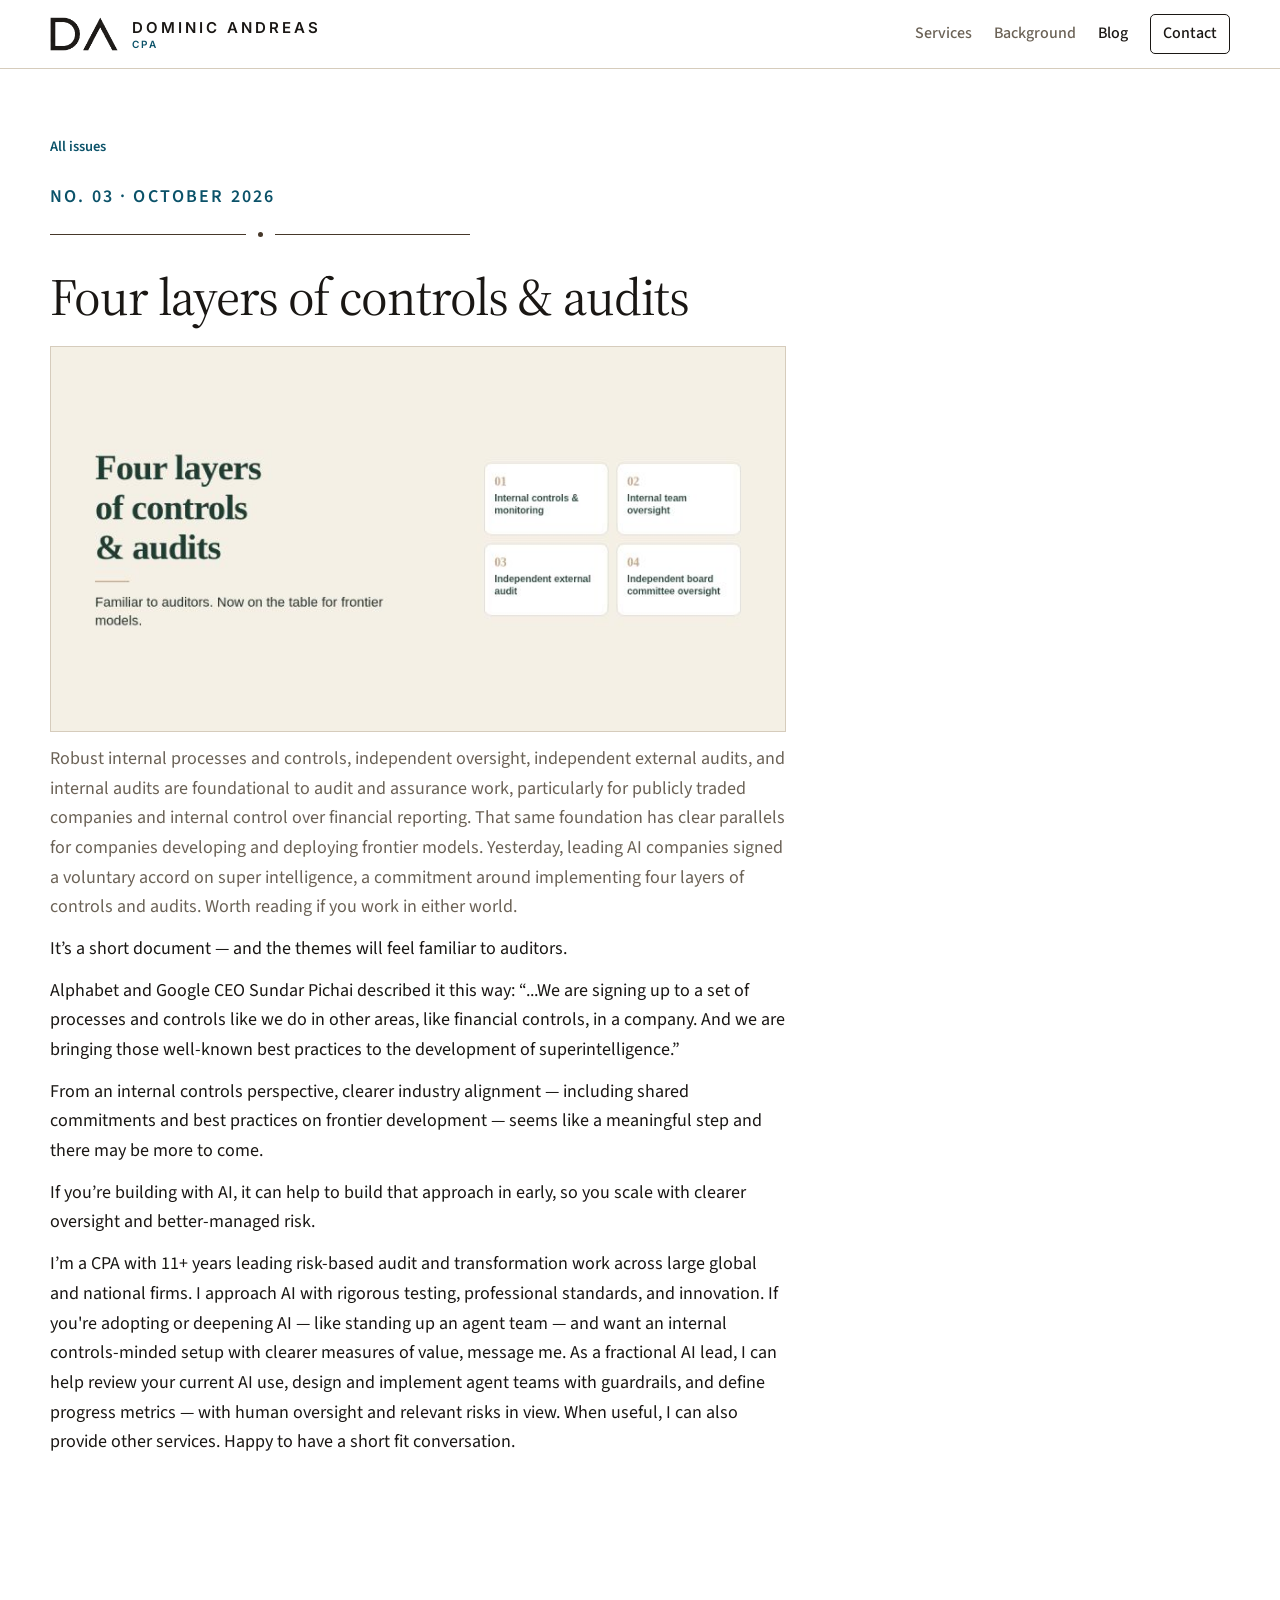
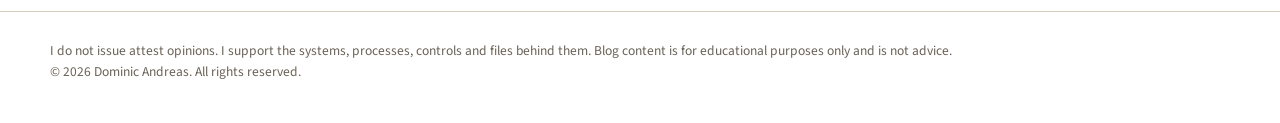
<file: blog/posts/four-layers-of-controls-and-audits.html>
<!DOCTYPE html>
<!-- Public post. Source: versions/option-2/four-layers-of-controls-and-audits-live.html -->
<html lang="en"><head>
  <meta charset="UTF-8">
  <meta name="viewport" content="width=device-width, initial-scale=1">
  <title>Four layers of controls &amp; audits — Dominic Andreas, CPA</title>
  <meta name="description" content="Familiar to auditors. Now on the table for frontier models.">
  <meta name="theme-color" content="#46382A">
  <link href="https://fonts.googleapis.com/css2?family=Source+Sans+3:ital,wght@0,400;0,500;0,600;0,700;1,400&amp;family=Source+Serif+4:ital,opsz,wght@0,8..60,400;0,8..60,600;1,8..60,400&amp;family=Inter:wght@400;500;600;700&amp;display=swap" rel="stylesheet">
  <link rel="icon" href="data:image/svg+xml,%3Csvg xmlns='http://www.w3.org/2000/svg' viewBox='0 0 32 32'%3E%3Ccircle cx='16' cy='16' r='6' fill='%2346382A'/%3E%3C/svg%3E">
  <style>

    :root {
      --forest: #46382A;
      --forest-2: #3E3125;
      --ink: #1A1714;
      --muted: #6B6256;
      --paper: #FFFFFF;
      --rule: #D6CCBC;
      --clay: #46382A;
      --panel: #FFFFFF;
      --sage: #7A6540;
    }
    * { box-sizing: border-box; margin: 0; padding: 0; }
    html { scroll-behavior: smooth; }
    body {
      background: var(--paper);
      color: var(--ink);
      font-family: "Source Sans 3", "Segoe UI", system-ui, sans-serif;
      font-size: 17px;
      line-height: 1.6;
    }
    img { display: block; max-width: 100%; }
    a { color: inherit; text-decoration: none; }
    a:hover { color: var(--forest-2); }
    :focus-visible { outline: 2px solid var(--forest); outline-offset: 3px; }
    ::selection { background: var(--forest); color: var(--paper); }
    .wrap { width: min(1180px, calc(100% - 40px)); margin: 0 auto; }
    header {
      position: sticky;
      top: 0;
      z-index: 10;
      background: #FFFFFF;
      backdrop-filter: blur(16px);
      border-bottom: 1px solid var(--rule);
    }
    .nav {
      display: flex;
      align-items: center;
      justify-content: space-between;
      gap: 20px;
      min-height: 68px;
      flex-wrap: wrap;
      padding: 8px 0;
    }
    .logo { display: flex; align-items: center; gap: 10px; font-weight: 700; }
    .dot { width: 10px; height: 10px; border-radius: 50%; background: var(--forest); flex: 0 0 auto; }
    .logo svg, .logo img.wordmark, .logo img.wordmark-da { display: block; height: 34px; width: auto; max-width: none; flex-shrink: 0; }
    .logo .lockup {
      display: flex;
      flex-direction: row;
      align-items: center;
      gap: 14px;
    }
    .logo .lockup-name {
      display: flex;
      flex-direction: column;
      align-items: flex-start;
      gap: 4px;
      line-height: 1;
    }
    .logo .lockup-word,
    .logo .logo-cred {
      font-family: "Inter", system-ui, sans-serif !important;
      font-weight: 600;
      line-height: 1;
      white-space: nowrap;
    }
    .logo .lockup-word {
      font-size: 15px;
      letter-spacing: 0.2em;
      color: #1A1714;
    }
    .logo .logo-cred {
      font-size: 10px;
      letter-spacing: 0.22em;
      color: #0B5269;
    }
    .nav-right { display: flex; align-items: center; flex-wrap: wrap; justify-content: flex-end; gap: 8px 22px; font-size: 16px; font-weight: 500; color: var(--muted); }
    .nav-right a { transition: color .15s ease, border-color .15s ease, background .15s ease; }
    .nav-right a:hover,
    .nav-right a[aria-current="page"] { color: var(--ink); }
    .nav-right a[href*="contact"] {
      padding: 6px 12px;
      border: 1px solid #1A1714;
      border-radius: 5px;
      color: #1A1714;
    }
    .nav-right a[href*="contact"]:hover { background: #1A1714; color: #FFFFFF; }
    h1, h2, h3 { font-family: "Source Serif 4", Georgia, serif; font-weight: 400; letter-spacing: -0.02em; }
    .kicker {
      font-size: 12px;
      letter-spacing: 0.12em;
      text-transform: uppercase;
      font-weight: 600;
      color: #0B5269;
    }
    .page { padding: 64px 0 96px; }
    .lede { max-width: var(--measure, 46rem); color: var(--muted); font-size: 18.5px; line-height: 1.55; }
    .sample { margin-top: 18px; max-width: 68ch; font-size: 14px; color: var(--muted); }
    footer {
      border-top: 1px solid var(--rule);
      padding: 28px 0 40px;
      font-size: 13.5px;
      color: var(--muted);
    }
    .back { display: inline-block; font-size: 14.5px; font-weight: 600; color: #0B5269; }
    .byline { margin-top: 16px; font-size: 14.5px; color: var(--muted); }
    @media (max-width: 720px) {
      .page { padding: 36px 0 64px; }
      .nav-right { gap: 8px 16px; font-size: 15.5px; }
    }
    @media (prefers-reduced-motion: reduce) { html { scroll-behavior: auto; } }

    .nav-right { font-size: 16px; }
    .mast {
      display: grid;
      grid-template-columns: minmax(0, 1.2fr) minmax(220px, 0.8fr);
      gap: 36px;
      align-items: end;
      background: #F2EDE3;
      padding: 36px 36px 32px;
    }
    .mast h1 { font-size: clamp(42px, 5.5vw, 64px); line-height: 1.12; font-weight: 400; max-width: 10ch; }
    .rule-dot { display: flex; align-items: center; gap: 12px; margin: 20px 0 16px; max-width: 420px; }
    .rule-dot::before, .rule-dot::after { content: ""; height: 1px; background: var(--clay); flex: 1; }
    .rule-dot span { width: 5px; height: 5px; border-radius: 50%; background: var(--clay); }
    .mast .lede { max-width: 36ch; }
    .mast img { width: 100%; height: 230px; object-fit: cover; object-position: center 62%; }
    .issues { margin-top: 28px; border-top: 1px solid var(--rule); }
    .issue {
      display: grid;
      grid-template-columns: 120px minmax(0, 1fr);
      gap: 20px;
      padding: 24px 0;
      border-bottom: 1px solid var(--rule);
    }
    .issue .num { font-weight: 700; color: var(--forest); letter-spacing: 0.04em; }
    .issue time { display: block; margin-top: 6px; color: var(--muted); font-size: 14.5px; }
    .issue h2 { font-size: clamp(26px, 3vw, 34px); line-height: 1.22; font-weight: 400; }
    .issue .dek { margin-top: 8px; color: var(--muted); max-width: 62ch; }
    .mast-slim { max-width: 760px; margin-bottom: 28px; }
    .mast-slim .series { font-size: 15px; font-weight: 700; color: var(--forest); }
    .essay { --measure: 46rem; }
    .essay h1 { font-size: clamp(36px, 5vw, 52px); line-height: 1.22; font-weight: 400; margin: 8px 0 12px; max-width: var(--measure); }
    .essay h2 { font-size: 28px; line-height: 1.25; font-weight: 400; margin: 32px 0 0; }
    .essay p { margin-top: 12px; font-size: 18px; line-height: 1.65; max-width: var(--measure); }
    .essay ul { margin: 12px 0 0; padding-left: 1.2em; max-width: var(--measure); font-size: 18px; line-height: 1.65; }
    .essay li { margin-top: 8px; }
    .essay .body-one a { color: #0B5269; font-weight: 600; text-decoration: underline; }
    .essay figure { margin: 18px 0 8px; max-width: var(--measure); }
    .essay figure img { width: 100%; height: auto; border: 1px solid var(--rule); }
    .sign { margin-top: 36px; }
    @media (max-width: 800px) {
      .mast, .issue { grid-template-columns: 1fr; }
      .mast { padding: 24px 20px; }
      .mast img { height: 200px; }
    }

  </style>
</head>
<body>
  <header>
    <div class="wrap nav">
      <a class="logo" href="../../index.html" aria-label="Dominic Andreas, CPA"><span class="lockup"><img class="wordmark-da" src="../../da-monogram.png" alt="" height="34"><span class="lockup-name"><span class="lockup-word">DOMINIC ANDREAS</span><span class="logo-cred">CPA</span></span></span></a>
      <nav class="nav-right" aria-label="Primary">
        <a href="../../index.html#services">Services</a>
        <a href="../../background.html">Background</a>
        <a href="../index.html" aria-current="page">Blog</a>
        <a href="../../contact.html">Contact</a>
      </nav>
    </div>
  </header>
  <main class="page">
    <article class="wrap essay">
      <div class="mast-slim">
        <a class="back" href="../index.html">All issues</a>
        <p class="kicker" style="margin-top:22px"><time datetime="2026-10-03">No. 03 · october 2026</time></p>
        <div class="rule-dot" aria-hidden="true"><span></span></div>
      </div>
      <h1>Four layers of controls &amp; audits</h1>
      <div class="body-one">
        <figure>
          <img src="four-layers-of-controls-and-audits.jpg" alt="Four numbered cards: internal controls and monitoring, internal team oversight, independent external audit, and independent board committee oversight.">
        </figure>
        <p class="lede">Robust internal processes and controls, independent oversight, independent external audits, and internal audits are foundational to audit and assurance work, particularly for publicly traded companies and internal control over financial reporting. That same foundation has clear parallels for companies developing and deploying frontier models. Yesterday, leading AI companies signed a voluntary accord on super intelligence, a commitment around implementing four layers of controls and audits. Worth reading if you work in either world.</p>
        <p>It’s a short document — and the themes will feel familiar to auditors.</p>
        <p>Alphabet and Google CEO Sundar Pichai described it this way: “...We are signing up to a set of processes and controls like we do in other areas, like financial controls, in a company. And we are bringing those well-known best practices to the development of superintelligence.”</p>
        <p>From an internal controls perspective, clearer industry alignment — including shared commitments and best practices on frontier development — seems like a meaningful step and there may be more to come.</p>
        <p>If you’re building with AI, it can help to build that approach in early, so you scale with clearer oversight and better-managed risk.</p>
        <p>I’m a CPA with 11+ years leading risk-based audit and transformation work across large global and national firms. I approach AI with rigorous testing, professional standards, and innovation. If you're adopting or deepening AI — like standing up an agent team — and want an internal controls-minded setup with clearer measures of value, message me. As a fractional AI lead, I can help review your current AI use, design and implement agent teams with guardrails, and define progress metrics — with human oversight and relevant risks in view. When useful, I can also provide other services. Happy to have a short fit conversation.</p>
      </div>
      <p class="end" style="margin-top:28px"><br></p>
    </article>
  </main>
  <footer>
    <div class="wrap">I do not issue attest opinions. I support the systems, processes, controls and files behind them. Blog content is for educational purposes only and is not advice.<br>© 2026 Dominic Andreas. All rights reserved.</div>
  </footer>
</body></html>
</file>
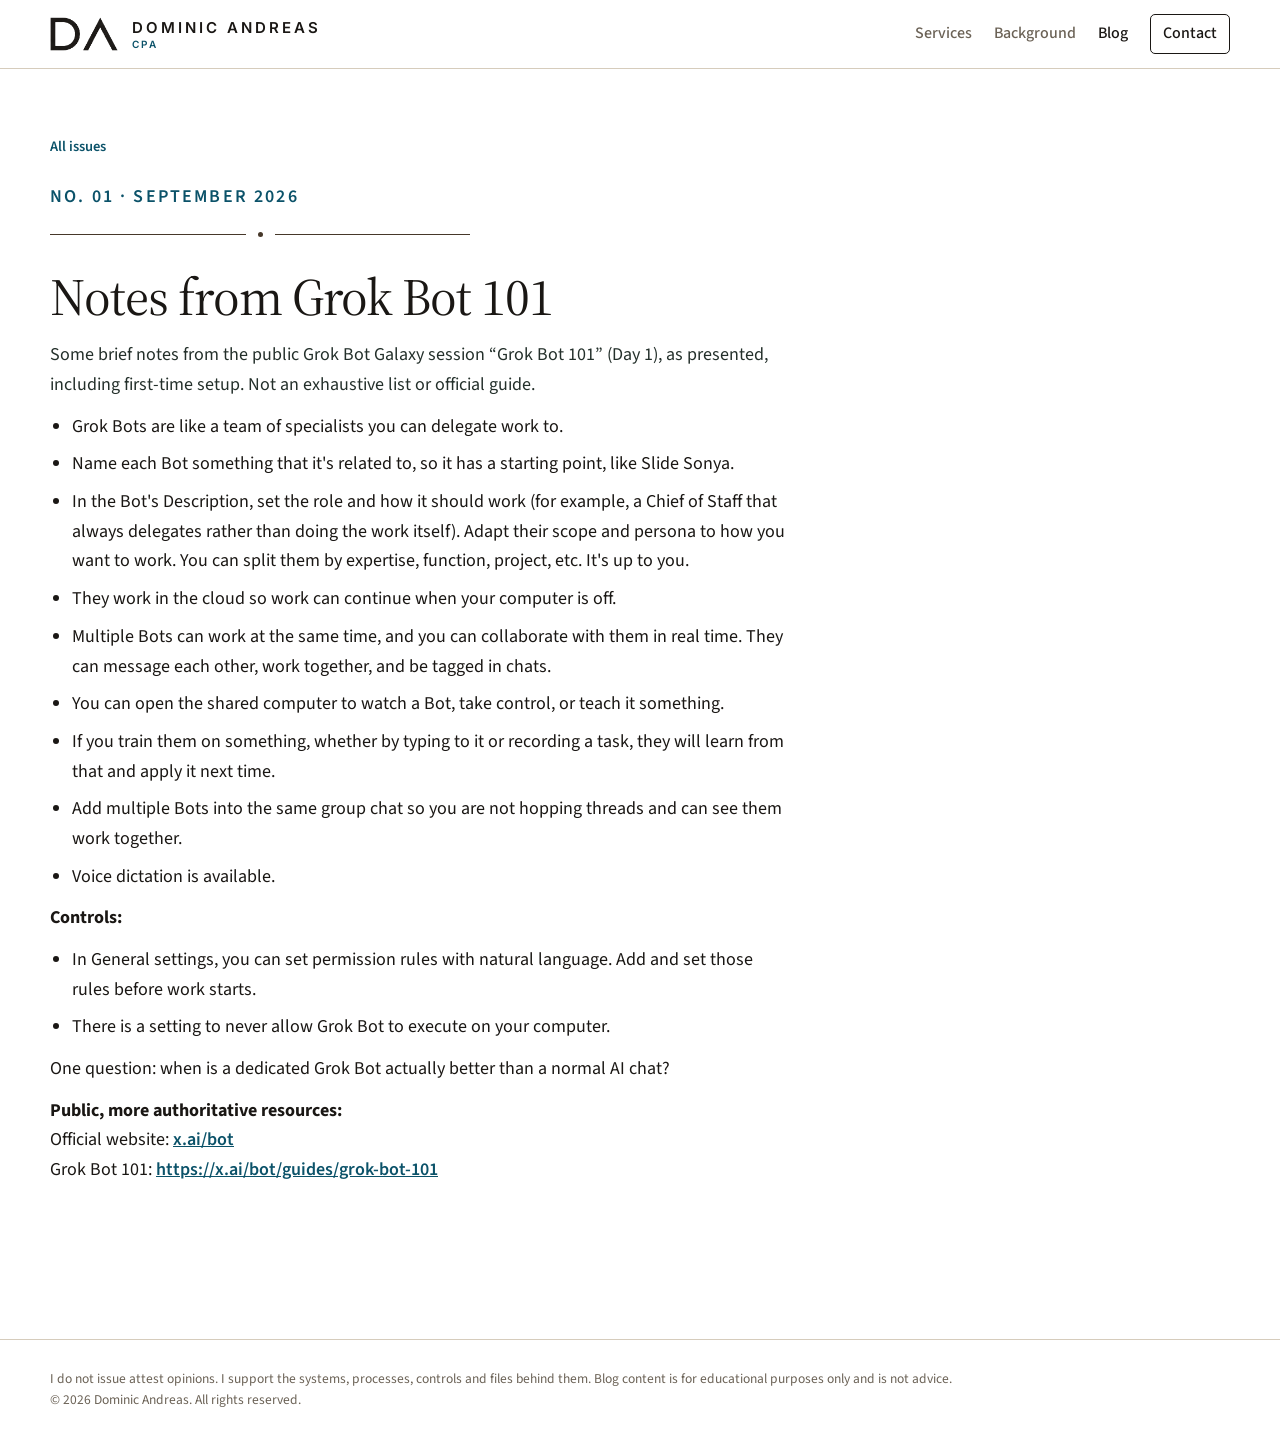
<file: blog/posts/grok-bot-101.html>
<!DOCTYPE html>
<!-- Public post. Source: versions/option-2/04 kit-note article-live.html -->
<html lang="en"><head>
  <meta charset="UTF-8">
  <meta name="viewport" content="width=device-width, initial-scale=1">
  <title>Notes from Grok Bot 101 — Dominic Andreas, CPA</title>
  <meta name="description" content="Brief notes from the public Grok Bot Galaxy session Grok Bot 101 (Day 1), including first-time setup. Not an exhaustive list or official guide.">
  <meta name="theme-color" content="#46382A">
  <link href="https://fonts.googleapis.com/css2?family=Source+Sans+3:ital,wght@0,400;0,500;0,600;0,700;1,400&amp;family=Source+Serif+4:ital,opsz,wght@0,8..60,400;0,8..60,600;1,8..60,400&amp;family=Inter:wght@400;500;600;700&amp;display=swap" rel="stylesheet">
  <link rel="icon" href="data:image/svg+xml,%3Csvg xmlns='http://www.w3.org/2000/svg' viewBox='0 0 32 32'%3E%3Ccircle cx='16' cy='16' r='6' fill='%2346382A'/%3E%3C/svg%3E">
  <style>

    :root {
      --forest: #46382A;
      --forest-2: #3E3125;
      --ink: #1A1714;
      --muted: #6B6256;
      --paper: #FFFFFF;
      --rule: #D6CCBC;
      --clay: #46382A;
      --panel: #FFFFFF;
      --sage: #7A6540;
    }
    * { box-sizing: border-box; margin: 0; padding: 0; }
    html { scroll-behavior: smooth; }
    body {
      background: var(--paper);
      color: var(--ink);
      font-family: "Source Sans 3", "Segoe UI", system-ui, sans-serif;
      font-size: 17px;
      line-height: 1.6;
    }
    img { display: block; max-width: 100%; }
    a { color: inherit; text-decoration: none; }
    a:hover { color: var(--forest-2); }
    :focus-visible { outline: 2px solid var(--forest); outline-offset: 3px; }
    ::selection { background: var(--forest); color: var(--paper); }
    .wrap { width: min(1180px, calc(100% - 40px)); margin: 0 auto; }
    header {
      position: sticky;
      top: 0;
      z-index: 10;
      background: #FFFFFF;
      backdrop-filter: blur(16px);
      border-bottom: 1px solid var(--rule);
    }
    .nav {
      display: flex;
      align-items: center;
      justify-content: space-between;
      gap: 20px;
      min-height: 68px;
      flex-wrap: wrap;
      padding: 8px 0;
    }
    .logo { display: flex; align-items: center; gap: 10px; font-weight: 700; }
    .dot { width: 10px; height: 10px; border-radius: 50%; background: var(--forest); flex: 0 0 auto; }
    .logo svg, .logo img.wordmark, .logo img.wordmark-da { display: block; height: 34px; width: auto; max-width: none; flex-shrink: 0; }
    .logo .lockup {
      display: flex;
      flex-direction: row;
      align-items: center;
      gap: 14px;
    }
    .logo .lockup-name {
      display: flex;
      flex-direction: column;
      align-items: flex-start;
      gap: 4px;
      line-height: 1;
    }
    .logo .lockup-word,
    .logo .logo-cred {
      font-family: "Inter", system-ui, sans-serif !important;
      font-weight: 600;
      line-height: 1;
      white-space: nowrap;
    }
    .logo .lockup-word {
      font-size: 15px;
      letter-spacing: 0.2em;
      color: #1A1714;
    }
    .logo .logo-cred {
      font-size: 10px;
      letter-spacing: 0.22em;
      color: #0B5269;
    }
    .nav-right { display: flex; align-items: center; flex-wrap: wrap; justify-content: flex-end; gap: 8px 22px; font-size: 16px; font-weight: 500; color: var(--muted); }
    .nav-right a { transition: color .15s ease, border-color .15s ease, background .15s ease; }
    .nav-right a:hover,
    .nav-right a[aria-current="page"] { color: var(--ink); }
    .nav-right a[href*="contact"] {
      padding: 6px 12px;
      border: 1px solid #1A1714;
      border-radius: 5px;
      color: #1A1714;
    }
    .nav-right a[href*="contact"]:hover { background: #1A1714; color: #FFFFFF; }
    h1, h2, h3 { font-family: "Source Serif 4", Georgia, serif; font-weight: 400; letter-spacing: -0.02em; }
    .kicker {
      font-size: 12px;
      letter-spacing: 0.12em;
      text-transform: uppercase;
      font-weight: 600;
      color: #0B5269;
    }
    .page { padding: 64px 0 96px; }
    .lede { max-width: var(--measure, 46rem); color: var(--muted); font-size: 18.5px; line-height: 1.55; }
    .sample { margin-top: 18px; max-width: 68ch; font-size: 14px; color: var(--muted); }
    footer {
      border-top: 1px solid var(--rule);
      padding: 28px 0 40px;
      font-size: 13.5px;
      color: var(--muted);
    }
    .back { display: inline-block; font-size: 14.5px; font-weight: 600; color: #0B5269; }
    .byline { margin-top: 16px; font-size: 14.5px; color: var(--muted); }
    @media (max-width: 720px) {
      .page { padding: 36px 0 64px; }
      .nav-right { gap: 8px 16px; font-size: 15.5px; }
    }
    @media (prefers-reduced-motion: reduce) { html { scroll-behavior: auto; } }

    .nav-right { font-size: 16px; }
    .mast {
      display: grid;
      grid-template-columns: minmax(0, 1.2fr) minmax(220px, 0.8fr);
      gap: 36px;
      align-items: end;
      background: #F2EDE3;
      padding: 36px 36px 32px;
    }
    .mast h1 { font-size: clamp(42px, 5.5vw, 64px); line-height: 1.12; font-weight: 400; max-width: 10ch; }
    .rule-dot { display: flex; align-items: center; gap: 12px; margin: 20px 0 16px; max-width: 420px; }
    .rule-dot::before, .rule-dot::after { content: ""; height: 1px; background: var(--clay); flex: 1; }
    .rule-dot span { width: 5px; height: 5px; border-radius: 50%; background: var(--clay); }
    .mast .lede { max-width: 36ch; }
    .mast img { width: 100%; height: 230px; object-fit: cover; object-position: center 62%; }
    .issues { margin-top: 28px; border-top: 1px solid var(--rule); }
    .issue {
      display: grid;
      grid-template-columns: 120px minmax(0, 1fr);
      gap: 20px;
      padding: 24px 0;
      border-bottom: 1px solid var(--rule);
    }
    .issue .num { font-weight: 700; color: var(--forest); letter-spacing: 0.04em; }
    .issue time { display: block; margin-top: 6px; color: var(--muted); font-size: 14.5px; }
    .issue h2 { font-size: clamp(26px, 3vw, 34px); line-height: 1.22; font-weight: 400; }
    .issue .dek { margin-top: 8px; color: var(--muted); max-width: 62ch; }
    .mast-slim { max-width: 760px; margin-bottom: 28px; }
    .mast-slim .series { font-size: 15px; font-weight: 700; color: var(--forest); }
    .essay { --measure: 46rem; }
    .essay h1 { font-size: clamp(36px, 5vw, 52px); line-height: 1.22; font-weight: 400; margin: 8px 0 12px; max-width: var(--measure); }
    .essay h2 { font-size: 28px; line-height: 1.25; font-weight: 400; margin: 32px 0 0; }
    .essay p { margin-top: 12px; font-size: 18px; line-height: 1.65; max-width: var(--measure); }
    .essay ul { margin: 12px 0 0; padding-left: 1.2em; max-width: var(--measure); font-size: 18px; line-height: 1.65; }
    .essay li { margin-top: 8px; }
    .essay .body-one a { color: #0B5269; font-weight: 600; text-decoration: underline; }
    .sign { margin-top: 36px; }
    @media (max-width: 800px) {
      .mast, .issue { grid-template-columns: 1fr; }
      .mast { padding: 24px 20px; }
      .mast img { height: 200px; }
    }

  </style>
</head>
<body>
  <header>
    <div class="wrap nav">
      <a class="logo" href="../../index.html" aria-label="Dominic Andreas, CPA"><span class="lockup"><img class="wordmark-da" src="../../da-monogram.png" alt="" height="34"><span class="lockup-name"><span class="lockup-word">DOMINIC ANDREAS</span><span class="logo-cred">CPA</span></span></span></a>
      <nav class="nav-right" aria-label="Primary">
        <a href="../../index.html#services">Services</a>
        <a href="../../background.html">Background</a>
        <a href="../index.html" aria-current="page">Blog</a>
        <a href="../../contact.html">Contact</a>
      </nav>
    </div>
  </header>
  <main class="page">
    <article class="wrap essay">
      <div class="mast-slim">
        <a class="back" href="../index.html">All issues</a>
        <p class="kicker" style="margin-top:22px"><time datetime="2026-09-12">No. 01 · september 2026</time></p>
        <div class="rule-dot" aria-hidden="true"><span></span></div>
      </div>
      <h1>Notes from Grok Bot 101</h1>
      <div class="body-one">
        <p class="lede"><span style="color: rgb(36, 48, 43);">Some brief notes from the public Grok Bot Galaxy session “Grok Bot 101” (Day 1), as presented, including first-time setup. Not an exhaustive list or official guide.</span></p>
        <ul>
          <li>Grok Bots are like a team of specialists you can delegate work to.</li>
          <li>Name each Bot something that it's related to, so it has a starting point, like Slide Sonya.</li>
          <li>In the Bot's Description, set the role and how it should work (for example, a Chief of Staff that always delegates rather than doing the work itself). Adapt their scope and persona to how you want to work. You can split them by expertise, function, project, etc. It's up to you.</li>
          <li>They work in the cloud so work can continue when your computer is off.</li>
          <li>Multiple Bots can work at the same time, and you can collaborate with them in real time. They can message each other, work together, and be tagged in chats.</li>
          <li>You can open the shared computer to watch a Bot, take control, or teach it something.</li>
          <li>If you train them on something, whether by typing to it or recording a task, they will learn from that and apply it next time.</li>
          <li>Add multiple Bots into the same group chat so you are not hopping threads and can see them work together.</li>
          <li>Voice dictation is available.</li>
        </ul>
        <p><b>Controls:</b></p>
        <ul>
          <li>In General settings, you can set permission rules with natural language. Add and set those rules before work starts.</li>
          <li>There is a setting to never allow Grok Bot to execute on your computer.</li>
        </ul>
        <p>One question: when is a dedicated Grok Bot actually better than a normal AI chat?</p>
        <p><b>Public, more authoritative resources:</b><br>Official website: <a href="https://x.ai/bot">x.ai/bot</a><br>Grok Bot 101: <a href="https://lnkd.in/gYuVaE_P">https://x.ai/bot/guides/grok-bot-101</a></p>
      </div>
      <p class="end" style="margin-top:28px"><br></p>
    </article>
  </main>
  <footer>
    <div class="wrap">I do not issue attest opinions. I support the systems, processes, controls and files behind them. Blog content is for educational purposes only and is not advice.<br>© 2026 Dominic Andreas. All rights reserved.</div>
  </footer>
  </body></html>
</file>
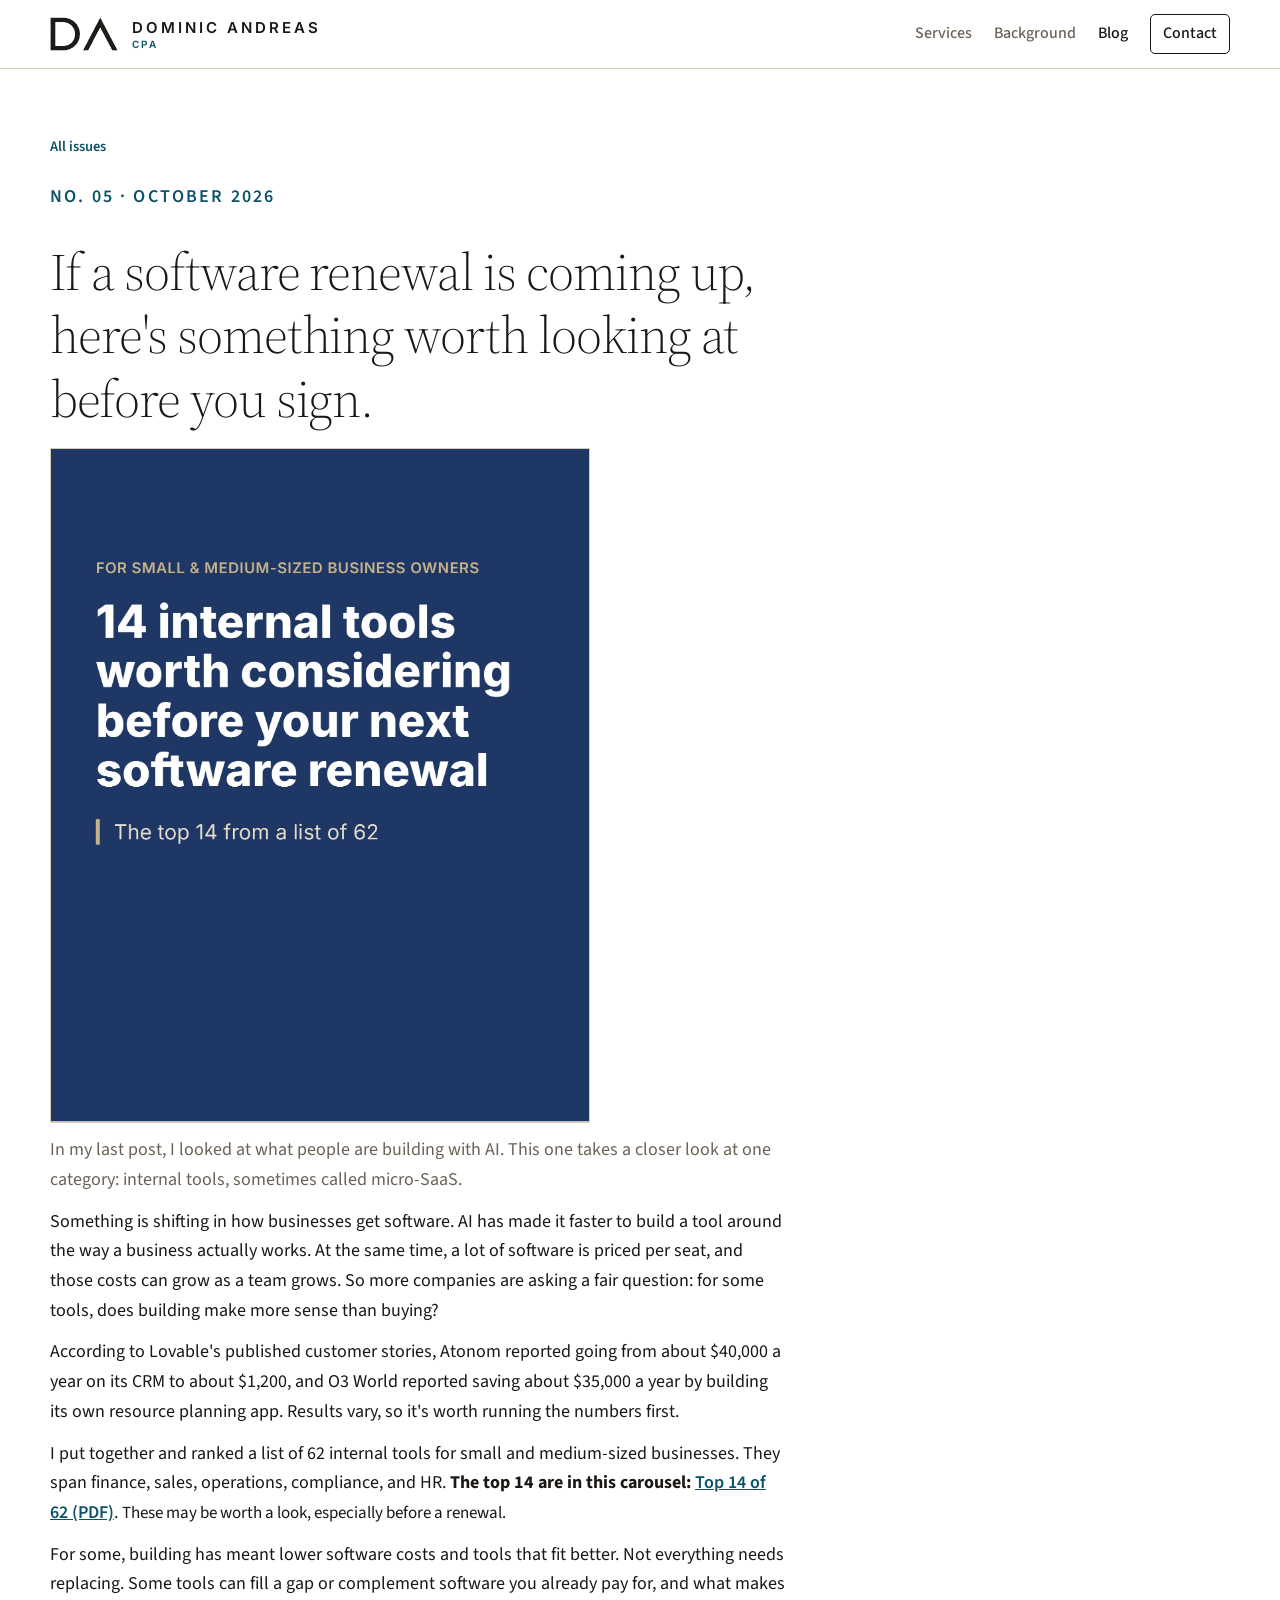
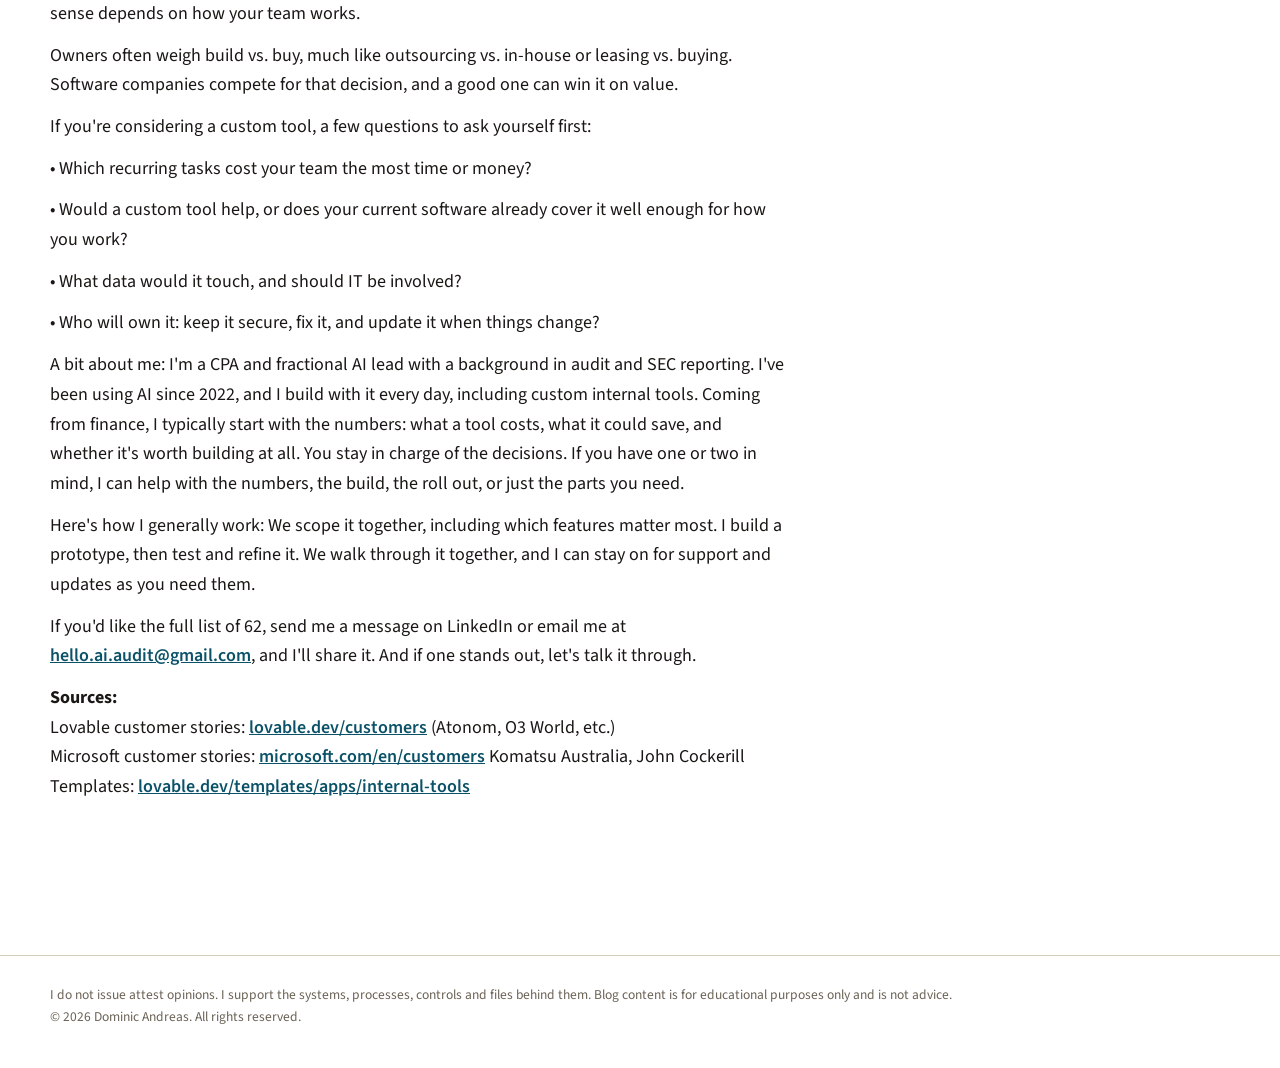
<file: blog/posts/internal-tools-smbs.html>
<!DOCTYPE html>
<!-- Public post. Source: versions/option-2/internal-tools-smbs-live.html -->
<html lang="en"><head>
  <meta charset="UTF-8">
  <meta name="viewport" content="width=device-width, initial-scale=1">
  <title>14 internal tools worth considering — Dominic Andreas, CPA</title>
  <meta name="description" content="If a software renewal is coming up, here's something worth looking at before you sign.">
  <meta name="theme-color" content="#46382A">
  <link href="https://fonts.googleapis.com/css2?family=Source+Sans+3:ital,wght@0,400;0,500;0,600;0,700;1,400&amp;family=Source+Serif+4:ital,opsz,wght@0,8..60,400;0,8..60,600;1,8..60,400&amp;family=Inter:wght@400;500;600;700&amp;display=swap" rel="stylesheet">
  <link rel="icon" href="data:image/svg+xml,%3Csvg xmlns='http://www.w3.org/2000/svg' viewBox='0 0 32 32'%3E%3Ccircle cx='16' cy='16' r='6' fill='%2346382A'/%3E%3C/svg%3E">
  <style>

    :root {
      --forest: #46382A;
      --forest-2: #3E3125;
      --ink: #1A1714;
      --muted: #6B6256;
      --paper: #FFFFFF;
      --rule: #D6CCBC;
      --clay: #46382A;
      --panel: #FFFFFF;
      --sage: #7A6540;
    }
    * { box-sizing: border-box; margin: 0; padding: 0; }
    html { scroll-behavior: smooth; }
    body {
      background: var(--paper);
      color: var(--ink);
      font-family: "Source Sans 3", "Segoe UI", system-ui, sans-serif;
      font-size: 17px;
      line-height: 1.6;
    }
    img { display: block; max-width: 100%; }
    a { color: inherit; text-decoration: none; }
    a:hover { color: var(--forest-2); }
    :focus-visible { outline: 2px solid var(--forest); outline-offset: 3px; }
    ::selection { background: var(--forest); color: var(--paper); }
    .wrap { width: min(1180px, calc(100% - 40px)); margin: 0 auto; }
    header {
      position: sticky;
      top: 0;
      z-index: 10;
      background: #FFFFFF;
      backdrop-filter: blur(16px);
      border-bottom: 1px solid var(--rule);
    }
    .nav {
      display: flex;
      align-items: center;
      justify-content: space-between;
      gap: 20px;
      min-height: 68px;
      flex-wrap: wrap;
      padding: 8px 0;
    }
    .logo { display: flex; align-items: center; gap: 10px; font-weight: 700; }
    .dot { width: 10px; height: 10px; border-radius: 50%; background: var(--forest); flex: 0 0 auto; }
    .logo svg, .logo img.wordmark, .logo img.wordmark-da { display: block; height: 34px; width: auto; max-width: none; flex-shrink: 0; }
    .logo .lockup {
      display: flex;
      flex-direction: row;
      align-items: center;
      gap: 14px;
    }
    .logo .lockup-name {
      display: flex;
      flex-direction: column;
      align-items: flex-start;
      gap: 4px;
      line-height: 1;
    }
    .logo .lockup-word,
    .logo .logo-cred {
      font-family: "Inter", system-ui, sans-serif !important;
      font-weight: 600;
      line-height: 1;
      white-space: nowrap;
    }
    .logo .lockup-word {
      font-size: 15px;
      letter-spacing: 0.2em;
      color: #1A1714;
    }
    .logo .logo-cred {
      font-size: 10px;
      letter-spacing: 0.22em;
      color: #0B5269;
    }
    .nav-right { display: flex; align-items: center; flex-wrap: wrap; justify-content: flex-end; gap: 8px 22px; font-size: 16px; font-weight: 500; color: var(--muted); }
    .nav-right a { transition: color .15s ease, border-color .15s ease, background .15s ease; }
    .nav-right a:hover,
    .nav-right a[aria-current="page"] { color: var(--ink); }
    .nav-right a[href*="contact"] {
      padding: 6px 12px;
      border: 1px solid #1A1714;
      border-radius: 5px;
      color: #1A1714;
    }
    .nav-right a[href*="contact"]:hover { background: #1A1714; color: #FFFFFF; }
    h1, h2, h3 { font-family: "Source Serif 4", Georgia, serif; font-weight: 400; letter-spacing: -0.02em; }
    .kicker {
      font-size: 12px;
      letter-spacing: 0.12em;
      text-transform: uppercase;
      font-weight: 600;
      color: #0B5269;
    }
    .page { padding: 64px 0 96px; }
    .lede { max-width: var(--measure, 46rem); color: var(--muted); font-size: 18.5px; line-height: 1.55; }
    .sample { margin-top: 18px; max-width: 68ch; font-size: 14px; color: var(--muted); }
    footer {
      border-top: 1px solid var(--rule);
      padding: 28px 0 40px;
      font-size: 13.5px;
      color: var(--muted);
    }
    .back { display: inline-block; font-size: 14.5px; font-weight: 600; color: #0B5269; }
    .byline { margin-top: 16px; font-size: 14.5px; color: var(--muted); }
    @media (max-width: 720px) {
      .page { padding: 36px 0 64px; }
      .nav-right { gap: 8px 16px; font-size: 15.5px; }
    }
    @media (prefers-reduced-motion: reduce) { html { scroll-behavior: auto; } }

    .nav-right { font-size: 16px; }
    .mast {
      display: grid;
      grid-template-columns: minmax(0, 1.2fr) minmax(220px, 0.8fr);
      gap: 36px;
      align-items: end;
      background: #F2EDE3;
      padding: 36px 36px 32px;
    }
    .mast h1 { font-size: clamp(42px, 5.5vw, 64px); line-height: 1.12; font-weight: 300; max-width: 10ch; }
    .mast .lede { max-width: 36ch; }
    .mast img { width: 100%; height: 230px; object-fit: cover; object-position: center 62%; }
    .issues { margin-top: 28px; border-top: 1px solid var(--rule); }
    .issue {
      display: grid;
      grid-template-columns: 120px minmax(0, 1fr);
      gap: 20px;
      padding: 24px 0;
      border-bottom: 1px solid var(--rule);
    }
    .issue .num { font-weight: 700; color: var(--forest); letter-spacing: 0.04em; }
    .issue time { display: block; margin-top: 6px; color: var(--muted); font-size: 14.5px; }
    .issue h2 { font-size: clamp(26px, 3vw, 34px); line-height: 1.22; font-weight: 300; }
    .issue .dek { margin-top: 8px; color: var(--muted); max-width: 62ch; }
    .mast-slim { max-width: 760px; margin-bottom: 28px; }
    .mast-slim .series { font-size: 15px; font-weight: 700; color: var(--forest); }
    .essay { --measure: 46rem; }
    .essay h1 { font-size: clamp(36px, 5vw, 52px); line-height: 1.22; font-weight: 300; margin: 8px 0 12px; max-width: var(--measure); }
    .essay h2 { font-size: 28px; line-height: 1.25; font-weight: 300; margin: 32px 0 0; }
    .essay p { margin-top: 12px; font-size: 18px; line-height: 1.65; max-width: var(--measure); }
    .essay ul, .essay ol { margin: 12px 0 0; padding-left: 1.2em; max-width: var(--measure); font-size: 18px; line-height: 1.65; }
    .essay li { margin-top: 8px; }
    .essay .body-one a { color: #0B5269; font-weight: 600; text-decoration: underline; }
    .essay figure { margin: 18px 0 8px; max-width: 540px; }
    .essay figure img { width: 100%; height: auto; border: 1px solid var(--rule); }
    .sign { margin-top: 36px; }
    @media (max-width: 800px) {
      .mast, .issue { grid-template-columns: 1fr; }
      .mast { padding: 24px 20px; }
      .mast img { height: 200px; }
    }

  </style>
</head>
<body>
  <header>
    <div class="wrap nav">
      <a class="logo" href="../../index.html" aria-label="Dominic Andreas, CPA"><span class="lockup"><img class="wordmark-da" src="../../da-monogram.png" alt="" height="34"><span class="lockup-name"><span class="lockup-word">DOMINIC ANDREAS</span><span class="logo-cred">CPA</span></span></span></a>

      <nav class="nav-right" aria-label="Primary">
        <a href="../../index.html#services">Services</a>
        <a href="../../background.html">Background</a>
        <a href="../index.html" aria-current="page">Blog</a>
        <a href="../../contact.html">Contact</a>
      </nav>
    </div>
  </header>
  <main class="page">

    <article class="wrap essay">
      <div class="mast-slim">
        <a class="back" href="../index.html">All issues</a>
        <p class="kicker" style="margin-top:22px"><time datetime="2026-10-23">No. 05 · october 2026</time></p>
      </div>
      <h1>If a software renewal is coming up, here's something worth looking at before you sign.</h1>
      <div class="body-one">
        <figure>
          <img src="internal-tools-smbs.jpg" alt="14 internal tools worth considering before your next software renewal. The top 14 from a list of 62, for small and medium-sized business owners.">
        </figure>
        <p class="lede">In my last post, I looked at what people are building with AI. This one takes a closer look at one category: internal tools, sometimes called micro-SaaS.</p>
        <p>Something is shifting in how businesses get software. AI has made it faster to build a tool around the way a business actually works. At the same time, a lot of software is priced per seat, and those costs can grow as a team grows. So more companies are asking a fair question: for some tools, does building make more sense than buying?</p>
        <p>According to Lovable's published customer stories, Atonom reported going from about $40,000 a year on its CRM to about $1,200, and O3 World reported saving about $35,000 a year by building its own resource planning app. Results vary, so it's worth running the numbers first.</p>
        <p>I put together and ranked a list of 62 internal tools for small and medium-sized businesses. They span finance, sales, operations, compliance, and HR.<b> The top 14 are in this carousel:</b> <a href="top-14-internal-tools.pdf">Top 14 of 62 (PDF)</a>.&nbsp;<span style="font-size: 17px;">These may be worth a look, especially before a renewal.</span></p><!--StartFragment--><!--EndFragment-->
        <p>For some, building has meant lower software costs and tools that fit better. Not everything needs replacing. Some tools can fill a gap or complement software you already pay for, and what makes sense depends on how your team works.&nbsp;</p>
        <p>Owners often weigh build vs. buy, much like outsourcing vs. in-house or leasing vs. buying. Software companies compete for that decision, and a good one can win it on value.</p><p><!--StartFragment-->If you're considering a custom tool, a few questions to ask yourself first:<!--EndFragment--></p>
        <p>• Which recurring tasks cost your team the most time or money?</p>
        <p>• Would a custom tool help, or does your current software already cover it well enough for how you work?</p>
        <p>• What data would it touch, and should IT be involved?</p>
        <p>• Who will own it: keep it secure, fix it, and update it when things change?</p>
        <p>A bit about me: I'm a CPA and fractional AI lead with a background in audit and SEC reporting. I've been using AI since 2022, and I build with it every day, including custom internal tools. Coming from finance, I typically start with the numbers: what a tool costs, what it could save, and whether it's worth building at all. You stay in charge of the decisions. If you have one or two in mind, I can help with the numbers, the build, the roll out, or just the parts you need.</p>
        <p>Here's how I generally work: We scope it together, including which features matter most. I build a prototype, then test and refine it. We walk through it together, and I can stay on for support and updates as you need them.</p>
        <p>If you'd like the full list of 62, send me a message on LinkedIn or email me at <a href="mailto:hello.ai.audit@gmail.com">hello.ai.audit@gmail.com</a>, and I'll share it. And if one stands out, let's talk it through.</p>
        <p><b>Sources:</b><br>Lovable customer stories: <a href="https://lovable.dev/customers">lovable.dev/customers</a> (Atonom, O3 World, etc.)<br>Microsoft customer stories:&nbsp;<a href="https://www.microsoft.com/en/customers">microsoft.com/en/customers</a>&nbsp;Komatsu Australia, John Cockerill&nbsp;<br>Templates: <a href="https://lovable.dev/templates/apps/internal-tools">lovable.dev/templates/apps/internal-tools</a><br></p>
      </div>
      <p class="end" style="margin-top:28px"><br></p>
    </article>
  </main>

  <footer>
    <div class="wrap">I do not issue attest opinions. I support the systems, processes, controls and files behind them. Blog content is for educational purposes only and is not advice.<br>© 2026 Dominic Andreas. All rights reserved.</div>
  </footer>

  </body></html>
</file>
<file: site.css>
:root {
  --forest: #46382A;
  --forest-2: #3E3125;
  --leaf: #7A6540;
  --ink: #1A1714;
  --muted: #6B6256;
  --line: #D6CCBC;
  --paper: #FFFFFF;
  --panel: #FFFFFF;
  --gold: #46382A;
  --rule: #D6CCBC;
}

* { box-sizing: border-box; margin: 0; padding: 0; }
html { scroll-behavior: smooth; }
body {
  font-family: "IBM Plex Sans", system-ui, sans-serif;
  background: var(--paper);
  color: var(--ink);
  font-size: 16.5px;
  line-height: 1.55;
}
img, svg { display: block; }
a { color: inherit; text-decoration: none; }
button, input, select, textarea { font: inherit; }
h1, h2, h3 { font-family: "Instrument Serif", Georgia, serif; font-weight: 400; }
h1 { font-size: clamp(40px, 5vw, 56px); line-height: 1.12; letter-spacing: -0.02em; max-width: 100%; }
h2 { font-size: clamp(32px, 4vw, 48px); line-height: 1.12; }
h3 { font-size: 26px; line-height: 1.2; }
::selection { background: var(--forest); color: #FFF9F0; }

.wrap { width: min(1180px, calc(100% - 40px)); margin: 0 auto; }
h1, h2, h3, p, li, .cell span { overflow-wrap: break-word; }
.hero-top > *,
.band-head > *,
.item > *,
.two > *,
.contact-grid > *,
.strip > *,
.creds li > * { min-width: 0; }
.small {
  font-family: "IBM Plex Sans", system-ui, sans-serif;
  font-size: 12px;
  letter-spacing: 0.18em;
  text-transform: uppercase;
  font-weight: 600;
  color: #0B5269;
}
.btn {
  display: inline-flex;
  align-items: center;
  justify-content: center;
  background: var(--forest);
  color: #FFF9F0;
  border: 0;
  min-height: 46px;
  padding: 0 20px;
  font-weight: 600;
  font-size: 14.5px;
  cursor: pointer;
  border-radius: 5px;
  box-shadow: 0 1px 0 rgba(255,255,255,0.18) inset, 0 8px 22px rgba(53,43,31,0.22);
}
.btn:hover { background: var(--forest-2); }
.btn-line {
  background: #FFFFFF;
  color: var(--forest);
  border: 1px solid var(--forest);
}
.btn-line:hover { background: var(--forest); color: #FFF9F0; }

.skip {
  position: absolute;
  left: 12px;
  top: -40px;
  z-index: 40;
  background: var(--forest);
  color: #FFF9F0;
  padding: 8px 12px;
  font-size: 14px;
}
.skip:focus { top: 12px; }
a:focus-visible,
button:focus-visible,
input:focus-visible,
select:focus-visible,
textarea:focus-visible {
  outline: 2px solid var(--forest);
  outline-offset: 3px;
}

header {
  position: sticky;
  top: 0;
  z-index: 30;
  background: #FFFFFF;
  backdrop-filter: blur(16px);
  border-bottom: 1px solid var(--rule);
}
.nav {
  display: flex;
  align-items: center;
  justify-content: space-between;
  gap: 20px;
  min-height: 68px;
}
.logo { display: flex; align-items: center; gap: 10px; font-weight: 700; }
.logo svg { display: block; height: 40px; width: auto; }
.dot {
  width: 10px;
  height: 10px;
  background: var(--forest);
  border-radius: 50%;
  flex: 0 0 auto;
}
.nav-right {
  display: flex;
  align-items: center;
  flex-wrap: wrap;
  justify-content: flex-end;
  gap: 22px;
  font-size: 16px;
  font-weight: 500;
  color: var(--muted);
}
.nav-right a { transition: color .15s ease, border-color .15s ease, background .15s ease; }
.nav-right a:hover,
.nav-right a[aria-current="page"] { color: var(--ink); }
.nav-right a[href*="contact"] {
  padding: 6px 12px;
  border: 1px solid #1A1714;
  border-radius: 5px;
  color: #1A1714;
}
.nav-right a[href*="contact"]:hover { background: #1A1714; color: #FFFFFF; }

.hero { padding: 84px 0 70px; border-bottom: 1px solid var(--rule); }
.hero-kicker { margin-bottom: 18px; }
.hero-top {
  display: grid;
  grid-template-columns: 1.4fr 0.8fr;
  grid-template-areas:
    "title box"
    "lead box";
  column-gap: 40px;
  row-gap: 24px;
  align-items: center;
}
.hero-top h1 { grid-area: title; }
.hero-top .lead { grid-area: lead; margin-top: 0; }
.hero-top .meta-box { grid-area: box; }
.lead {
  margin-top: 24px;
  max-width: 68ch;
  font-size: 19px;
  color: #3A352E;
}
.meta-box {
  border-left: 3px solid var(--forest);
  padding: 8px 0 8px 20px;
  color: var(--muted);
}
.meta-box h2 {
  font-family: "IBM Plex Sans", system-ui, sans-serif;
  font-size: 15px;
  font-weight: 600;
  letter-spacing: 0;
  line-height: 1.3;
  margin-bottom: 6px;
  color: var(--ink);
}
.meta-box p + p { margin-top: 10px; }
.cta-row {
  margin-top: 28px;
  display: flex;
  gap: 10px;
  flex-wrap: wrap;
}
.strip {
  display: grid;
  grid-template-columns: repeat(4, 1fr);
  margin-top: 56px;
  border-top: 1px solid var(--rule);
}
.cell { padding: 22px 24px 0 0; min-width: 0; }
.cell + .cell { padding-left: 24px; border-left: 1px solid var(--rule); }
.cell b {
  display: block;
  font-size: 13px;
  letter-spacing: 0.06em;
  text-transform: uppercase;
  margin-bottom: 6px;
  line-height: 1.3;
}
.cell span { color: var(--muted); font-size: 14.5px; }

.band { padding: 88px 0; }
.band + .band { padding-top: 40px; }
#services, #automation, #about { scroll-margin-top: 84px; }
.band-head {
  display: grid;
  grid-template-columns: minmax(150px, 220px) 1fr;
  gap: 24px;
  margin-bottom: 40px;
  align-items: start;
}
.band-head h2 { margin: 0; }
.band-head .intro {
  max-width: 70ch;
  color: var(--muted);
  margin-top: 10px;
}
.stack { display: flex; flex-direction: column; border-top: 1px solid var(--rule); }
.item {
  display: grid;
  grid-template-columns: 72px minmax(220px, 320px) 1fr;
  gap: 20px;
  padding: 26px 0;
  border-bottom: 1px solid var(--rule);
}
.item .n {
  font-variant-numeric: tabular-nums;
  color: var(--gold);
  font-weight: 600;
  padding-top: 6px;
}
.item p { color: var(--muted); }
.item p + p { margin-top: 0.85em; }
.close {
  margin-top: 22px;
  color: var(--muted);
  max-width: 75ch;
}

.two {
  display: grid;
  grid-template-columns: 1fr 1fr;
  gap: 64px;
  align-items: start;
}
.about-copy h2,
h1.page-title {
  font-size: clamp(32px, 4vw, 48px);
  line-height: 1.12;
  letter-spacing: -0.02em;
  margin: 12px 0 18px;
}
.about-copy .bio p,
.about-copy .bio div { color: var(--muted); }
.about-copy .bio p.small { color: #0B5269; }
.about-copy .bio p + p { margin-top: 16px; }
.creds { margin-top: 8px; }
.creds li {
  list-style: none;
  padding: 14px 0;
  border-bottom: 1px solid var(--rule);
  display: grid;
  grid-template-columns: 160px 1fr;
  gap: 12px;
}
.creds li span:first-child {
  color: var(--muted);
  font-size: 13px;
  text-transform: uppercase;
  letter-spacing: 0.08em;
  font-weight: 600;
  padding-top: 3px;
}

.shortcuts {
  padding: 36px 0 72px;
  border-top: 1px solid var(--rule);
}
.shortcuts .small { display: block; margin-bottom: 14px; }
.shortcut-row {
  display: flex;
  flex-wrap: wrap;
  gap: 12px;
}
.shortcut {
  display: inline-flex;
  align-items: center;
  gap: 12px;
  min-height: 46px;
  padding: 0 18px;
  border: 1px solid var(--forest);
  border-radius: 5px;
  font-weight: 600;
  font-size: 14.5px;
  background: var(--panel);
}
.shortcut:hover { background: var(--forest); color: #FFF9F0; }

.contact-grid {
  display: grid;
  grid-template-columns: 0.8fr 1.2fr;
  gap: 40px;
  align-items: start;
}
.contact-copy h1 {
  font-size: clamp(32px, 4vw, 48px);
  line-height: 1.12;
  letter-spacing: -0.02em;
  margin: 12px 0 16px;
}
.contact-copy .intro { color: var(--muted); max-width: 36ch; }
.panel {
  background: var(--panel);
  border: 1px solid var(--rule);
  padding: 28px;
}
label {
  display: block;
  font-size: 12px;
  font-weight: 600;
  letter-spacing: 0.08em;
  text-transform: uppercase;
  margin: 0 0 6px;
}
input, select, textarea {
  width: 100%;
  border: 1px solid var(--rule);
  background: #fff;
  padding: 11px 12px;
  margin-bottom: 14px;
  color: var(--ink);
}
textarea { min-height: 110px; resize: vertical; }
.form-row {
  display: grid;
  grid-template-columns: 1fr 1fr;
  gap: 12px;
}
.form-actions {
  display: flex;
  flex-wrap: wrap;
  align-items: center;
  gap: 14px;
}
.form-status {
  font-size: 14px;
  color: var(--leaf);
  min-height: 1.2em;
}
.form-status[data-state="error"] { color: #8a2f21; }

footer {
  border-top: 1px solid var(--rule);
  padding: 28px 0 40px;
  font-size: 13.5px;
  color: var(--muted);
}

@media (max-width: 880px) {
  .hero-top,
  .band-head,
  .item,
  .two,
  .contact-grid,
  .strip,
  .creds li { grid-template-columns: 1fr; }
  .hero-top {
    grid-template-areas:
      "title"
      "box"
      "lead";
  }
  .cell + .cell {
    border-left: 0;
    padding-left: 0;
    padding-top: 18px;
    border-top: 1px solid var(--rule);
  }
  .nav { padding: 14px 0; flex-wrap: wrap; }
  .item .n { padding-top: 0; }
  .hero { padding: 48px 0 40px; }
  .band { padding: 56px 0; }
  .band + .band { padding-top: 28px; }
  .two, .contact-grid { gap: 32px; }
}

@media (max-width: 640px) {
  .form-row { grid-template-columns: 1fr; }
  .nav-right { gap: 12px 16px; font-size: 15px; }
  h1 { font-size: clamp(36px, 11vw, 48px); }
}

@media (prefers-reduced-motion: reduce) {
  html { scroll-behavior: auto; }
}
</file>
